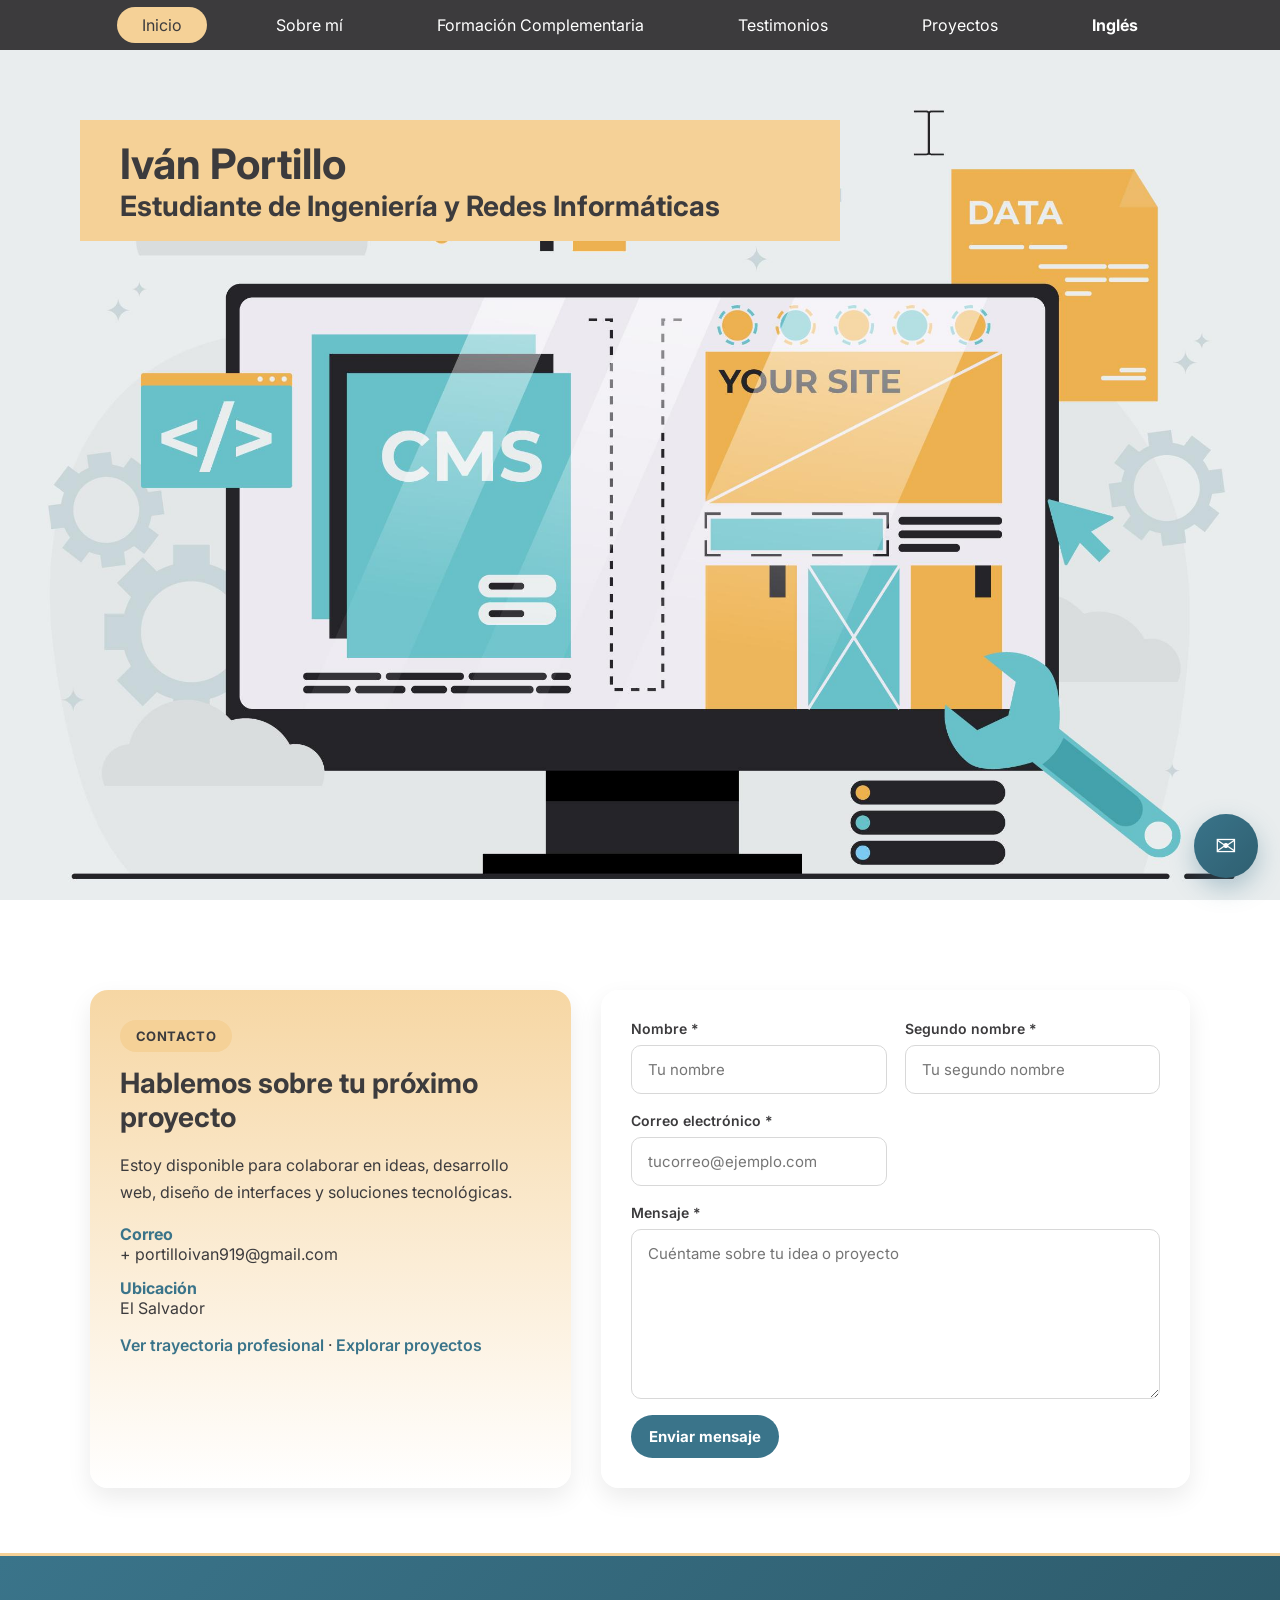
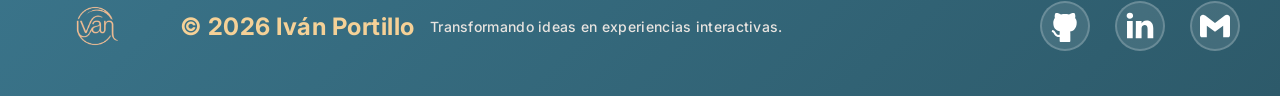
<file: index.html>
<!DOCTYPE html>
<html lang="es">
<head>
<meta charset="UTF-8">
<meta name="viewport" content="width=device-width, initial-scale=1.0">
<meta name="description" content="Portafolio profesional de Iván Portillo, estudiante de Ingeniería y Redes Informáticas especializado en desarrollo web, diseño de interfaces y programación.">
<meta name="keywords" content="Iván Portillo, portafolio profesional, desarrollo web, programación, frontend, diseño de interfaces, redes informáticas, tecnología">
<meta name="author" content="Iván Portillo">

<title>Iván Portillo | Portafolio Profesional</title>

<link href="https://fonts.googleapis.com/css2?family=Inter:wght@300;400;600;700&display=swap" rel="stylesheet">

<link rel="stylesheet" href="estilos/estilos.css">
</head>

<body class="homepage">

<header class="navegacion">

<nav class="menu">

<a href="index.html" class="activo">Inicio</a>
<a href="sobre-mi.html">Sobre mí</a>
<a href="formacion.html">Formación Complementaria</a>
<a href="testimonios.html">Testimonios</a>
<a href="proyectos.html">Proyectos</a>
<a href="index-en.html" class="lang-toggle" style="margin-left: 20px; font-weight: bold;">Inglés</a>

</nav>

</header>


<section id="inicio" class="seccion_inicio">

<div class="contenedor_inicio">

    <img src="imag/profile.png" alt="Foto de perfil de Iván Portillo" style="position: absolute; top: 20px; right: 20px; width: 80px; height: 80px; border-radius: 50%;">

    <div class="nombre">
    <h1>Iván Portillo</h1>
    <p>Estudiante de Ingeniería y Redes Informáticas</p>
    </div>

    <img src="imag/4849356.jpg" class="imagen_inicio" alt="Ilustración de tecnología relacionada con el desarrollo web">

</div>

</section>

<section id="contacto" class="seccion_contacto">
    <div class="contenedor_contacto">
        <div class="info_contacto">
            <span class="etiqueta_bloque">CONTACTO</span>
            <h3>Hablemos sobre tu próximo proyecto</h3>
            <p>Estoy disponible para colaborar en ideas, desarrollo web, diseño de interfaces y soluciones tecnológicas.</p>
            <div class="contacto_item">
                <div>
                    <strong>Correo</strong>+
                    <span>portilloivan919@gmail.com</span>
                </div>
            </div>
            <div class="contacto_item">
                <div>
                    <strong>Ubicación</strong>
                    <span>El Salvador</span>
                </div>
            </div>
            <p><a href="sobre-mi.html#trayectoria" style="color:var(--azul); font-weight:600; text-decoration:none;">Ver trayectoria profesional</a> · <a href="proyectos.html" style="color:var(--azul); font-weight:600; text-decoration:none;">Explorar proyectos</a></p>
        </div>

        <div class="formulario_contacto">
            <form id="contact-form" method="POST" action="https://formspree.io/f/mzdqlvqv">
                <div class="grid_formulario">
                    <div class="campo_form">
                        <label for="nombre">Nombre *</label>
                        <input type="text" id="nombre" name="nombre" placeholder="Tu nombre" required>
                    </div>
                    <div class="campo_form">
                        <label for="segundo_nombre">Segundo nombre *</label>
                        <input type="text" id="segundo_nombre" name="segundo_nombre" placeholder="Tu segundo nombre" required>
                    </div>
                    <div class="campo_form">
                        <label for="email">Correo electrónico *</label>
                        <input type="email" id="email" name="email" placeholder="tucorreo@ejemplo.com" required>
                    </div>
                </div>
                <div class="campo_form" style="margin-top:18px;">
                    <label for="mensaje">Mensaje *</label>
                    <textarea id="mensaje" name="mensaje" placeholder="Cuéntame sobre tu idea o proyecto" required></textarea>
                </div>
                <button type="submit" class="btn-enviar">Enviar mensaje</button>
                <p id="form-message" class="mensaje-form" aria-live="polite"></p>
            </form>
        </div>
    </div>
</section>

<footer class="footer_pagina">

<div class="footer_contenedor">
    <div class="footer_info">
        <img src="imag/profile.png" alt="Profile" style="height: 60px; width: auto; border-radius: 50%; margin-right: 15px; vertical-align: middle;">
        <h3 class="footer_nombre">© 2026 Iván Portillo</h3>
        <p class="footer_slogan">Transformando ideas en experiencias interactivas.</p>
    </div>

    <div class="footer_enlaces">
        <a id="btn-github" class="btn-red-social" href="https://github.com/Ivan-Jr" title="GitHub">
            <svg width="32px" height="32px" viewBox="0 0 15 15" fill="currentColor" xmlns="http://www.w3.org/2000/svg">
            <path d="M9.35762 2.14496C8.13548 1.86102 6.86444 1.86102 5.6423 2.14497C4.93642 1.71169 4.39704 1.51286 4.00502 1.42909C3.79189 1.38354 3.62296 1.37216 3.4959 1.37556C3.43249 1.37725 3.38001 1.38261 3.33821 1.38905C3.31733 1.39226 3.29919 1.39573 3.28375 1.39911C3.27603 1.4008 3.26899 1.40247 3.26264 1.40408L3.25362 1.40643L3.2495 1.40756L3.24753 1.40811L3.24563 1.40865C3.24562 1.40865 3.24563 1.40864 3.24563 1.40865C3.2452 1.40884 3.24731 1.41452 3.38299 1.88895L3.24563 1.40865C3.1036 1.44926 2.9868 1.55061 2.92657 1.68549C2.75841 2.06202 2.66657 2.46816 2.65635 2.88041C2.64875 3.18677 2.68634 3.49199 2.76743 3.78633C2.55433 4.04445 2.3807 4.33349 2.25276 4.64407C2.08484 5.05173 1.99894 5.4885 1.99998 5.92939C2.00011 7.48194 2.45815 8.52582 3.23873 9.19657C3.78563 9.66653 4.45048 9.91658 5.11619 10.0598C5.00626 10.3652 4.97773 10.6883 4.99998 11.0176V11.6158C4.59263 11.7015 4.31135 11.6744 4.11082 11.6082C3.85884 11.525 3.66566 11.3578 3.48139 11.1175C3.38806 10.9959 3.30208 10.8623 3.21179 10.7161L3.15448 10.6228C3.08377 10.5073 3.00746 10.3828 2.93045 10.2692C2.73964 9.9878 2.45813 9.63616 2.00195 9.51639L1.51834 9.38942L1.2644 10.3566L1.74801 10.4836C1.82746 10.5045 1.93204 10.5786 2.10279 10.8304C2.16553 10.9229 2.22538 11.0206 2.29372 11.1321C2.31518 11.1671 2.33753 11.2036 2.36102 11.2417C2.45488 11.3936 2.56253 11.5627 2.68796 11.7262C2.94119 12.0563 3.28597 12.389 3.79742 12.5578C4.14883 12.6738 4.54603 12.7016 4.99998 12.6319V14.5C4.99998 14.7761 5.22384 15 5.49998 15H9.49998C9.77613 15 9.99998 14.7761 9.99998 14.5V10.9375C9.99998 10.6217 9.98623 10.333 9.89735 10.0636C10.5597 9.92381 11.2193 9.67353 11.7626 9.20319C12.5429 8.52773 13 7.47445 13 5.9125L13 5.91089C12.9975 5.13212 12.7242 4.38197 12.2325 3.78635C12.3136 3.492 12.3512 3.18678 12.3436 2.88041C12.3334 2.46816 12.2416 2.06202 12.0734 1.68549C12.0131 1.55057 11.8963 1.44921 11.7542 1.40861L11.6169 1.88937C11.7542 1.40861 11.7528 1.40821 11.7523 1.40807L11.7504 1.40752L11.7462 1.4064L11.7372 1.40405C11.7309 1.40245 11.7238 1.40078 11.7161 1.39909C11.7007 1.39571 11.6826 1.39225 11.6617 1.38904C11.6199 1.38261 11.5674 1.37725 11.504 1.37556C11.3769 1.37216 11.2079 1.38354 10.9947 1.42908C10.6026 1.51286 10.0633 1.71168 9.35762 2.14496Z"/>
            </svg>
        </a>

        <a id="btn-linkedin" class="btn-red-social" href="https://www.linkedin.com/in/iván-portillo-8489853b6?utm_source=share_via&utm_content=profile&utm_medium=member_android" title="LinkedIn">
            <svg fill="currentColor" width="32px" height="32px" viewBox="-2 -2 24 24" xmlns="http://www.w3.org/2000/svg" preserveAspectRatio="xMinYMin" class="jam jam-linkedin"><path d='M19.959 11.719v7.379h-4.278v-6.885c0-1.73-.619-2.91-2.167-2.91-1.182 0-1.886.796-2.195 1.565-.113.275-.142.658-.142 1.043v7.187h-4.28s.058-11.66 0-12.869h4.28v1.824l-.028.042h.028v-.042c.568-.875 1.583-2.126 3.856-2.126 2.815 0 4.926 1.84 4.926 5.792zM2.421.026C.958.026 0 .986 0 2.249c0 1.235.93 2.224 2.365 2.224h.028c1.493 0 2.42-.989 2.42-2.224C4.787.986 3.887.026 2.422.026zM.254 19.098h4.278V6.229H.254v12.869z' /></svg>
        </a>

        <a id="btn-correo" class="btn-red-social" href="mailto:portilloivan919@gmail.com" title="Email">
            <svg fill="currentColor" width="32px" height="32px" viewBox="0 0 32 32" version="1.1" xmlns="http://www.w3.org/2000/svg">
            <title>gmail</title>
            <path d="M30.996 7.824v17.381c0 0 0 0 0 0.001 0 1.129-0.915 2.044-2.044 2.044-0 0-0 0-0.001 0h-4.772v-11.587l-8.179 6.136-8.179-6.136v11.588h-4.772c0 0 0 0-0 0-1.129 0-2.044-0.915-2.044-2.044 0-0 0-0.001 0-0.001v0-17.381c0-0 0-0.001 0-0.001 0-1.694 1.373-3.067 3.067-3.067 0.694 0 1.334 0.231 1.848 0.619l-0.008-0.006 10.088 7.567 10.088-7.567c0.506-0.383 1.146-0.613 1.84-0.613 1.694 0 3.067 1.373 3.067 3.067v0z"></path>
            </svg>
        </a>
    </div>
</div>

</footer>

<script src="scripts.js"></script>

</body>
</html>
</file>
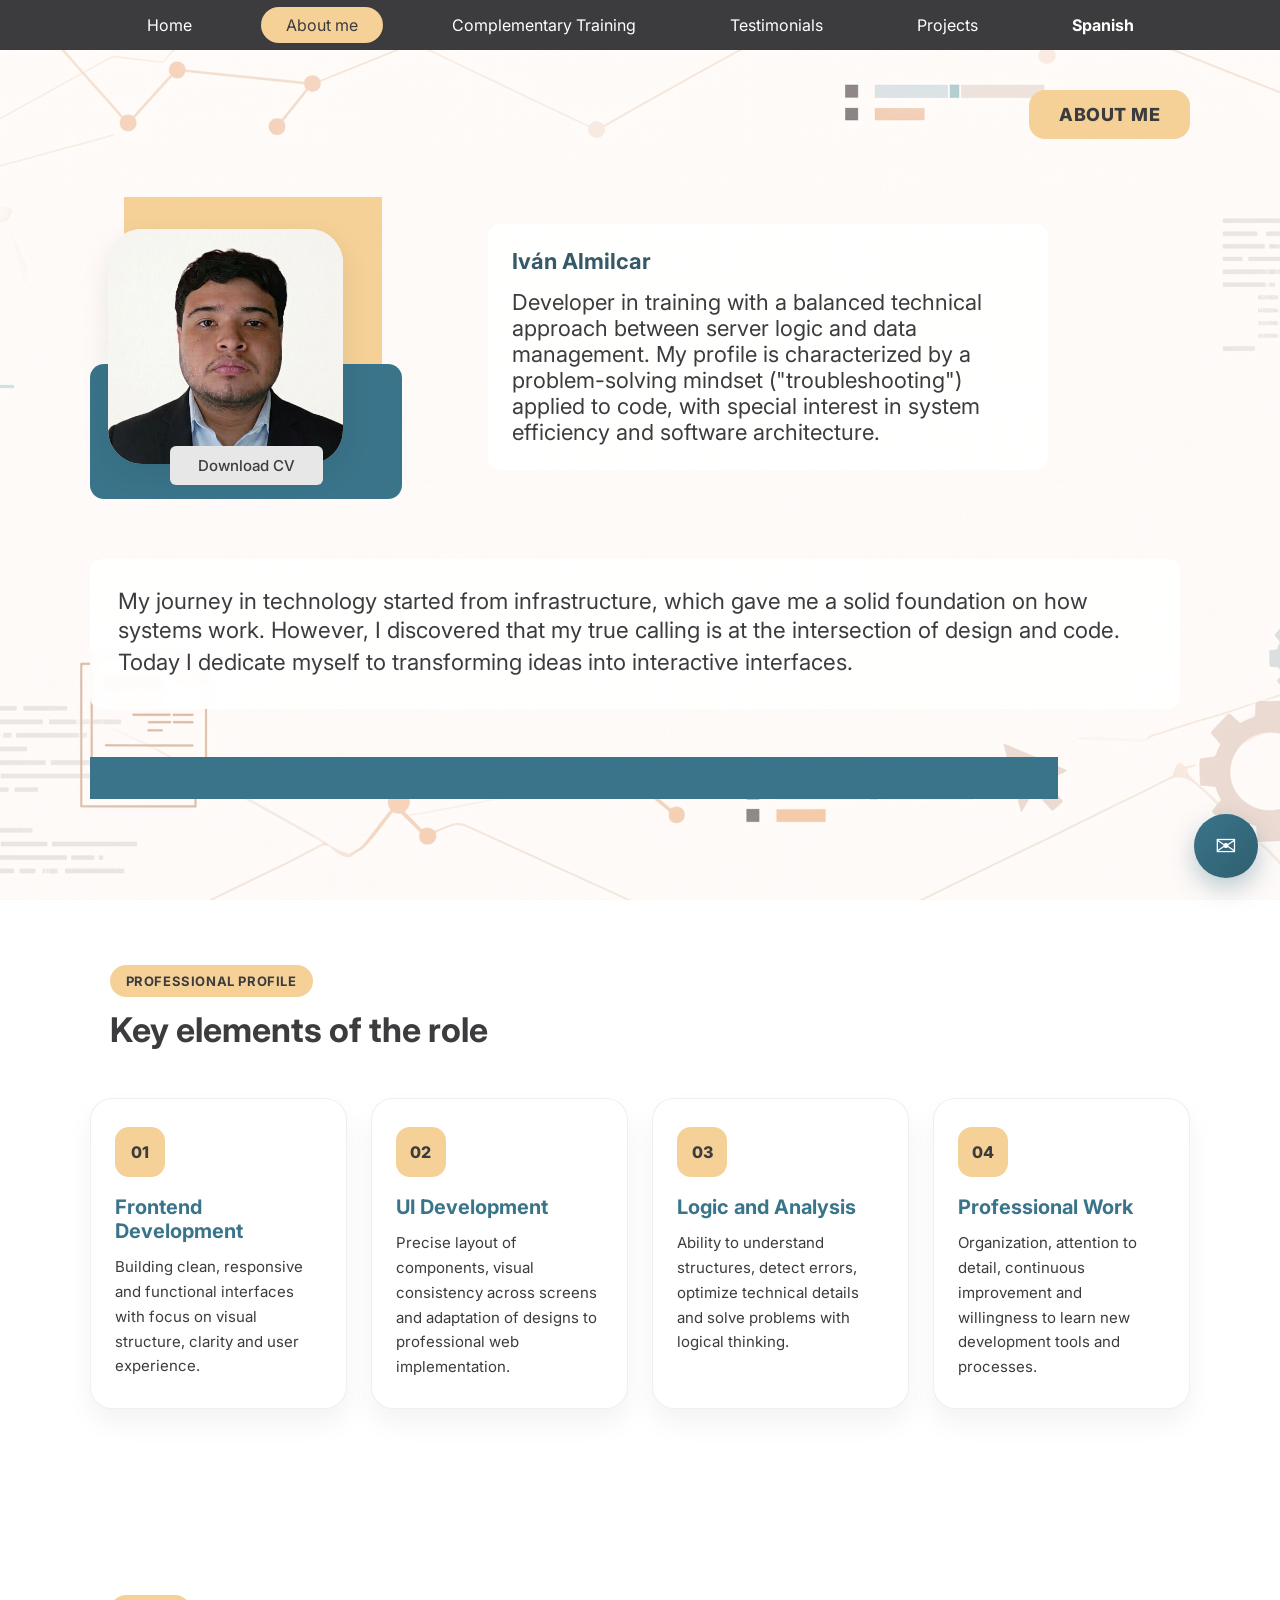
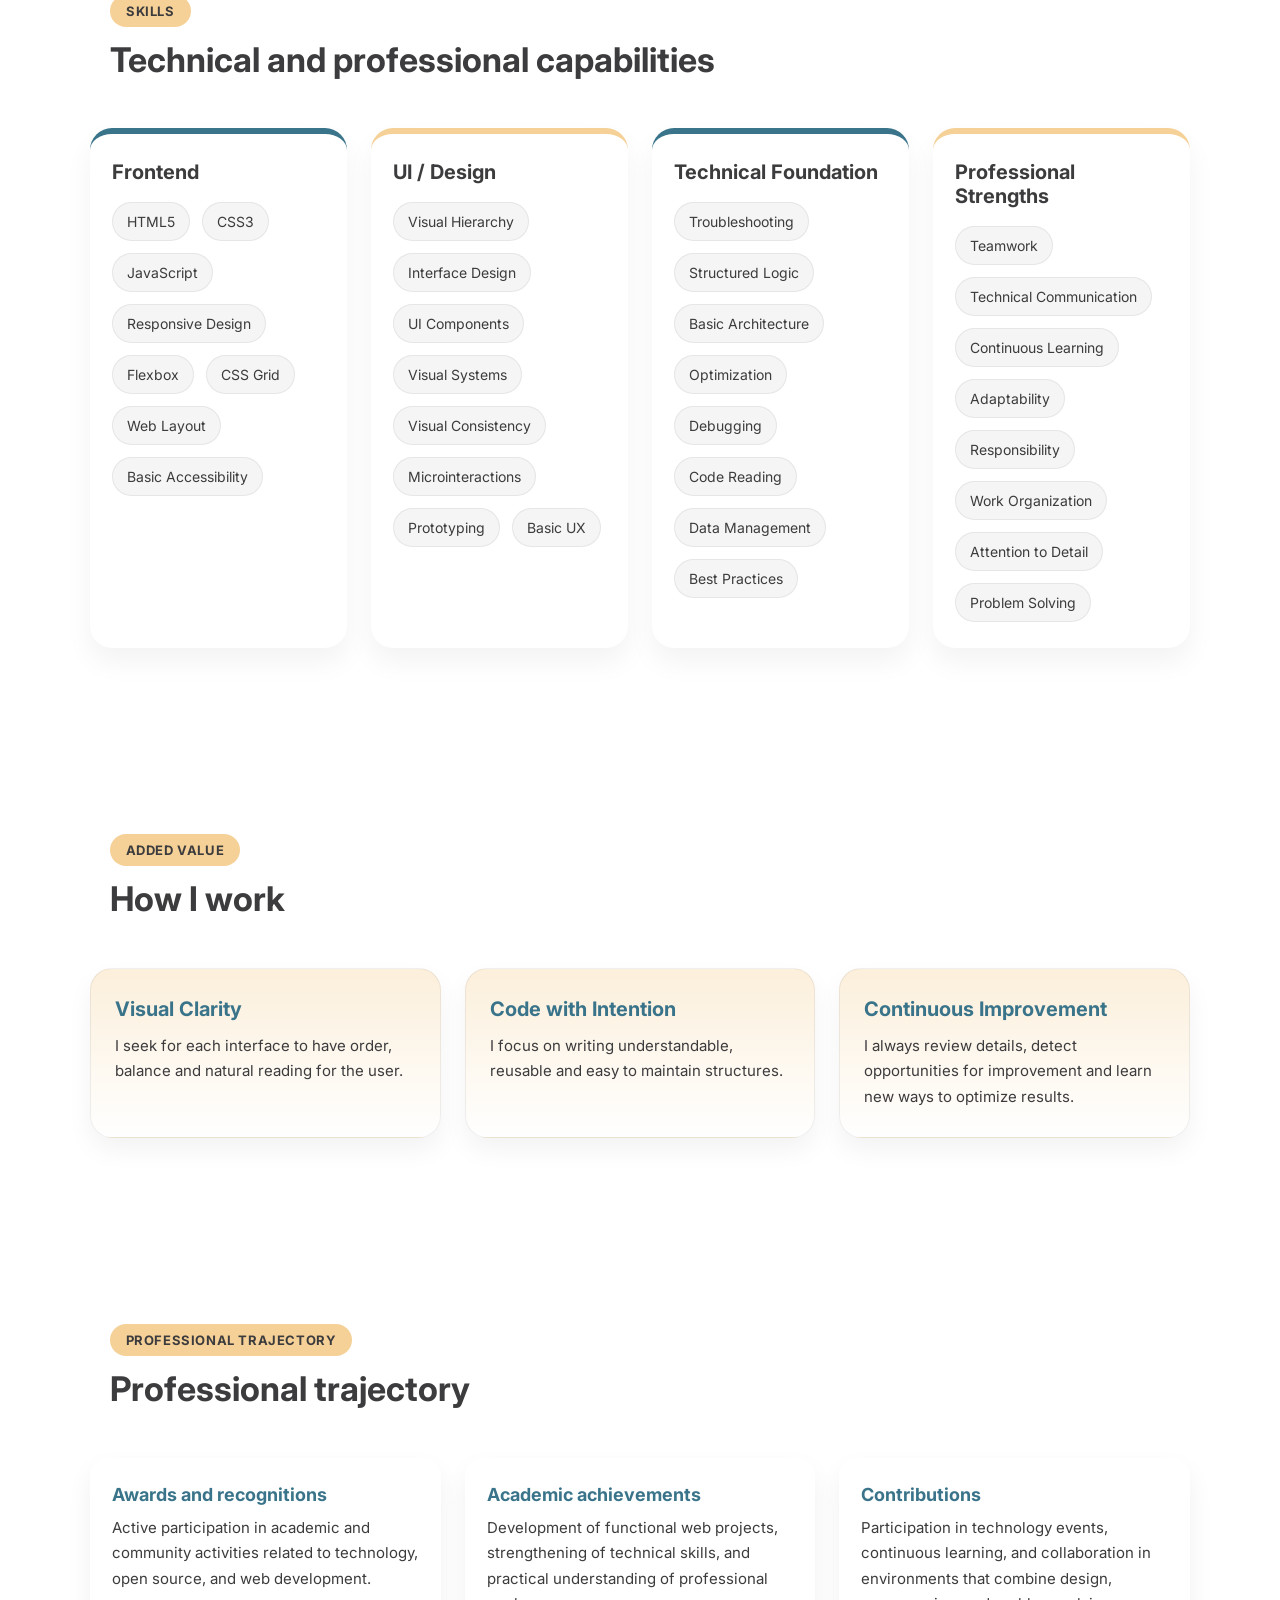
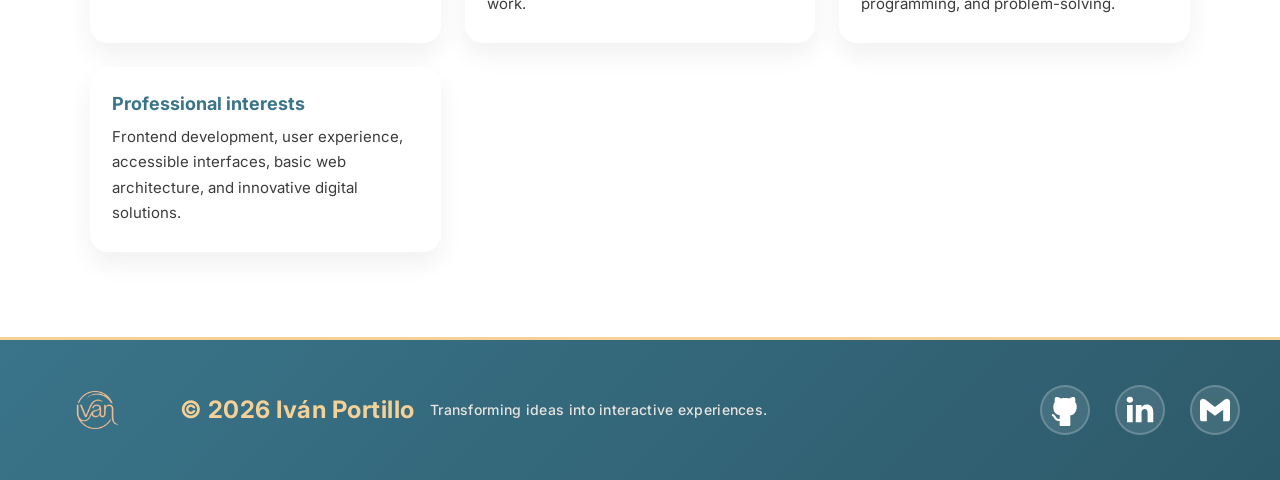
<file: about-me.html>
<!DOCTYPE html>
<html lang="en">
<head>
<meta charset="UTF-8">
<meta name="viewport" content="width=device-width, initial-scale=1.0">

<title>About Me - Portfolio</title>

<link href="https://fonts.googleapis.com/css2?family=Inter:wght@300;400;600;700&display=swap" rel="stylesheet">

<link rel="stylesheet" href="estilos/estilos.css">
</head>

<body>
<main>
<header class="navegacion">

<nav class="menu">

<a href="index-en.html">Home</a>
<a href="about-me.html" class="activo">About me</a>
<a href="training.html">Complementary Training</a>
<a href="testimonials.html">Testimonials</a>
<a href="projects.html">Projects</a>
<a href="sobre-mi.html" class="lang-toggle" style="margin-left: 20px; font-weight: bold;">Spanish</a>

</nav>

</header>


<section class="seccion_sobremi">

    <div class="titulo_superior_sobre">
        <h2 class="titulo_seccion">ABOUT ME</h2>
    </div>

    <div class="sobre_principal">

        <div class="sobre_visual">
            <div class="bloque_amarillo"></div>
            <div class="bloque_azul"></div>

            <div class="marco_foto">
                <img src="imag/foto-profesional.jpg" alt="Iván's Professional Photo">
            </div>

            <a class="btn-descargar-cv" href="file:///C:/Users/porti/Downloads/cv-Ivan-ovando-portillo.pdf" target="_blank" rel="noopener noreferrer">
                Download CV
            </a>
        </div>

        <div class="sobre_texto">
            <h3>Iván Almilcar</h3>

            <p>
                Developer in training with a balanced technical approach between
                server logic and data management. My profile is characterized by a
                problem-solving mindset ("troubleshooting") applied to code, with
                special interest in system efficiency and software architecture.
            </p>
        </div>

    </div>

    <div class="sobre_texto_inferior">
        <p>
            My journey in technology started from infrastructure, which gave me a
            solid foundation on how systems work. However, I discovered that my true
            calling is at the intersection of design and code.
        </p>

        <p>
            Today I dedicate myself to transforming ideas into interactive interfaces.
        </p>
    </div>

    <div class="franja_sobre"></div>

</section>


<section class="seccion_rol">

    <div class="encabezado_bloque">
        <span class="etiqueta_bloque">PROFESSIONAL PROFILE</span>
        <h2>Key elements of the role</h2>
    </div>

    <div class="grid_rol">

        <article class="card_rol">
            <span class="numero_rol">01</span>
            <h3>Frontend Development</h3>
            <p>
                Building clean, responsive and functional interfaces with focus
                on visual structure, clarity and user experience.
            </p>
        </article>

        <article class="card_rol">
            <span class="numero_rol">02</span>
            <h3>UI Development</h3>
            <p>
                Precise layout of components, visual consistency across screens and
                adaptation of designs to professional web implementation.
            </p>
        </article>

        <article class="card_rol">
            <span class="numero_rol">03</span>
            <h3>Logic and Analysis</h3>
            <p>
                Ability to understand structures, detect errors, optimize technical
                details and solve problems with logical thinking.
            </p>
        </article>

        <article class="card_rol">
            <span class="numero_rol">04</span>
            <h3>Professional Work</h3>
            <p>
                Organization, attention to detail, continuous improvement and willingness
                to learn new development tools and processes.
            </p>
        </article>

    </div>

</section>


<section class="seccion_habilidades" id="habilidades">

    <div class="encabezado_bloque">
        <span class="etiqueta_bloque">SKILLS</span>
        <h2>Technical and professional capabilities</h2>
    </div>

    <div class="grid_habilidades">

        <article class="card_habilidad">
            <h3>Frontend</h3>
            <ul class="lista_tags">
                <li>HTML5</li>
                <li>CSS3</li>
                <li>JavaScript</li>
                <li>Responsive Design</li>
                <li>Flexbox</li>
                <li>CSS Grid</li>
                <li>Web Layout</li>
                <li>Basic Accessibility</li>
            </ul>
        </article>

        <article class="card_habilidad">
            <h3>UI / Design</h3>
            <ul class="lista_tags">
                <li>Visual Hierarchy</li>
                <li>Interface Design</li>
                <li>UI Components</li>
                <li>Visual Systems</li>
                <li>Visual Consistency</li>
                <li>Microinteractions</li>
                <li>Prototyping</li>
                <li>Basic UX</li>
            </ul>
        </article>

        <article class="card_habilidad">
            <h3>Technical Foundation</h3>
            <ul class="lista_tags">
                <li>Troubleshooting</li>
                <li>Structured Logic</li>
                <li>Basic Architecture</li>
                <li>Optimization</li>
                <li>Debugging</li>
                <li>Code Reading</li>
                <li>Data Management</li>
                <li>Best Practices</li>
            </ul>
        </article>

        <article class="card_habilidad">
            <h3>Professional Strengths</h3>
            <ul class="lista_tags">
                <li>Teamwork</li>
                <li>Technical Communication</li>
                <li>Continuous Learning</li>
                <li>Adaptability</li>
                <li>Responsibility</li>
                <li>Work Organization</li>
                <li>Attention to Detail</li>
                <li>Problem Solving</li>
            </ul>
        </article>

    </div>

</section>


<section class="seccion_valor">

    <div class="encabezado_bloque">
        <span class="etiqueta_bloque">ADDED VALUE</span>
        <h2>How I work</h2>
    </div>

    <div class="grid_valor">

        <article class="card_valor">
            <h3>Visual Clarity</h3>
            <p>
                I seek for each interface to have order, balance and natural
                reading for the user.
            </p>
        </article>

        <article class="card_valor">
            <h3>Code with Intention</h3>
            <p>
                I focus on writing understandable, reusable and easy to
                maintain structures.
            </p>
        </article>

        <article class="card_valor">
            <h3>Continuous Improvement</h3>
            <p>
                I always review details, detect opportunities for improvement and learn new
                ways to optimize results.
            </p>
        </article>

    </div>

</section>

<section id="trayectoria" class="seccion_trayectoria">

    <div class="encabezado_bloque">
        <span class="etiqueta_bloque">PROFESSIONAL TRAJECTORY</span>
        <h2>Professional trajectory</h2>
    </div>

    <div class="grid_trayectoria">
        <article class="card_trayectoria">
            <h3>Awards and recognitions</h3>
            <p>Active participation in academic and community activities related to technology, open source, and web development.</p>
        </article>
        <article class="card_trayectoria">
            <h3>Academic achievements</h3>
            <p>Development of functional web projects, strengthening of technical skills, and practical understanding of professional work.</p>
        </article>
        <article class="card_trayectoria">
            <h3>Contributions</h3>
            <p>Participation in technology events, continuous learning, and collaboration in environments that combine design, programming, and problem-solving.</p>
        </article>
        <article class="card_trayectoria">
            <h3>Professional interests</h3>
            <p>Frontend development, user experience, accessible interfaces, basic web architecture, and innovative digital solutions.</p>
        </article>
    </div>

</section>

<footer class="footer_pagina">

<div class="footer_contenedor">
    <div class="footer_info">
        <img src="imag/profile.png" alt="Profile" style="height: 60px; width: auto; border-radius: 50%; margin-right: 15px; vertical-align: middle;">
        <h3 class="footer_nombre">© 2026 Iván Portillo</h3>
        <p class="footer_slogan">Transforming ideas into interactive experiences.</p>
    </div>

    <div class="footer_enlaces">
        <a id="btn-github" class="btn-red-social" href="https://github.com/Ivan-Jr" title="GitHub">
            <svg width="32px" height="32px" viewBox="0 0 15 15" fill="currentColor" xmlns="http://www.w3.org/2000/svg">
            <path d="M9.35762 2.14496C8.13548 1.86102 6.86444 1.86102 5.6423 2.14497C4.93642 1.71169 4.39704 1.51286 4.00502 1.42909C3.79189 1.38354 3.62296 1.37216 3.4959 1.37556C3.43249 1.37725 3.38001 1.38261 3.33821 1.38905C3.31733 1.39226 3.29919 1.39573 3.28375 1.39911C3.27603 1.4008 3.26899 1.40247 3.26264 1.40408L3.25362 1.40643L3.2495 1.40756L3.24753 1.40811L3.24563 1.40865C3.24562 1.40865 3.24563 1.40864 3.24563 1.40865C3.2452 1.40884 3.24731 1.41452 3.38299 1.88895L3.24563 1.40865C3.1036 1.44926 2.9868 1.55061 2.92657 1.68549C2.75841 2.06202 2.66657 2.46816 2.65635 2.88041C2.64875 3.18677 2.68634 3.49199 2.76743 3.78633C2.55433 4.04445 2.3807 4.33349 2.25276 4.64407C2.08484 5.05173 1.99894 5.4885 1.99998 5.92939C2.00011 7.48194 2.45815 8.52582 3.23873 9.19657C3.78563 9.66653 4.45048 9.91658 5.11619 10.0598C5.00626 10.3652 4.97773 10.6883 4.99998 11.0176V11.6158C4.59263 11.7015 4.31135 11.6744 4.11082 11.6082C3.85884 11.525 3.66566 11.3578 3.48139 11.1175C3.38806 10.9959 3.30208 10.8623 3.21179 10.7161L3.15448 10.6228C3.08377 10.5073 3.00746 10.3828 2.93045 10.2692C2.73964 9.9878 2.45813 9.63616 2.00195 9.51639L1.51834 9.38942L1.2644 10.3566L1.74801 10.4836C1.82746 10.5045 1.93204 10.5786 2.10279 10.8304C2.16553 10.9229 2.22538 11.0206 2.29372 11.1321C2.31518 11.1671 2.33753 11.2036 2.36102 11.2417C2.45488 11.3936 2.56253 11.5627 2.68796 11.7262C2.94119 12.0563 3.28597 12.389 3.79742 12.5578C4.14883 12.6738 4.54603 12.7016 4.99998 12.6319V14.5C4.99998 14.7761 5.22384 15 5.49998 15H9.49998C9.77613 15 9.99998 14.7761 9.99998 14.5V10.9375C9.99998 10.6217 9.98623 10.333 9.89735 10.0636C10.5597 9.92381 11.2193 9.67353 11.7626 9.20319C12.5429 8.52773 13 7.47445 13 5.9125L13 5.91089C12.9975 5.13212 12.7242 4.38197 12.2325 3.78635C12.3136 3.492 12.3512 3.18678 12.3436 2.88041C12.3334 2.46816 12.2416 2.06202 12.0734 1.68549C12.0131 1.55057 11.8963 1.44921 11.7542 1.40861L11.6169 1.88937C11.7542 1.40861 11.7528 1.40821 11.7523 1.40807L11.7504 1.40752L11.7462 1.4064L11.7372 1.40405C11.7309 1.40245 11.7238 1.40078 11.7161 1.39909C11.7007 1.39571 11.6826 1.39225 11.6617 1.38904C11.6199 1.38261 11.5674 1.37725 11.504 1.37556C11.3769 1.37216 11.2079 1.38354 10.9947 1.42908C10.6026 1.51286 10.0633 1.71168 9.35762 2.14496Z"/>
            </svg>
        </a>

        <a id="btn-linkedin" class="btn-red-social" href="https://www.linkedin.com/in/iván-portillo-8489853b6?utm_source=share_via&utm_content=profile&utm_medium=member_android" title="LinkedIn">
            <svg fill="currentColor" width="32px" height="32px" viewBox="-2 -2 24 24" xmlns="http://www.w3.org/2000/svg" preserveAspectRatio="xMinYMin" class="jam jam-linkedin"><path d='M19.959 11.719v7.379h-4.278v-6.885c0-1.73-.619-2.91-2.167-2.91-1.182 0-1.886.796-2.195 1.565-.113.275-.142.658-.142 1.043v7.187h-4.28s.058-11.66 0-12.869h4.28v1.824l-.028.042h.028v-.042c.568-.875 1.583-2.126 3.856-2.126 2.815 0 4.926 1.84 4.926 5.792zM2.421.026C.958.026 0 .986 0 2.249c0 1.235.93 2.224 2.365 2.224h.028c1.493 0 2.42-.989 2.42-2.224C4.787.986 3.887.026 2.422.026zM.254 19.098h4.278V6.229H.254v12.869z' /></svg>
        </a>

        <a id="btn-correo" class="btn-red-social" href="mailto:portilloivan919@gmail.com" title="Email">
            <svg fill="currentColor" width="32px" height="32px" viewBox="0 0 32 32" version="1.1" xmlns="http://www.w3.org/2000/svg">
            <title>gmail</title>
            <path d="M30.996 7.824v17.381c0 0 0 0 0 0.001 0 1.129-0.915 2.044-2.044 2.044-0 0-0 0-0.001 0h-4.772v-11.587l-8.179 6.136-8.179-6.136v11.588h-4.772c0 0 0 0-0 0-1.129 0-2.044-0.915-2.044-2.044 0-0 0-0.001 0-0.001v0-17.381c0-0 0-0.001 0-0.001 0-1.694 1.373-3.067 3.067-3.067 0.694 0 1.334 0.231 1.848 0.619l-0.008-0.006 10.088 7.567 10.088-7.567c0.506-0.383 1.146-0.613 1.84-0.613 1.694 0 3.067 1.373 3.067 3.067v0z"></path>
            </svg>
        </a>
    </div>
</div>

</footer>
</main>

<script src="scripts.js"></script>

</body>
</html>
</file>
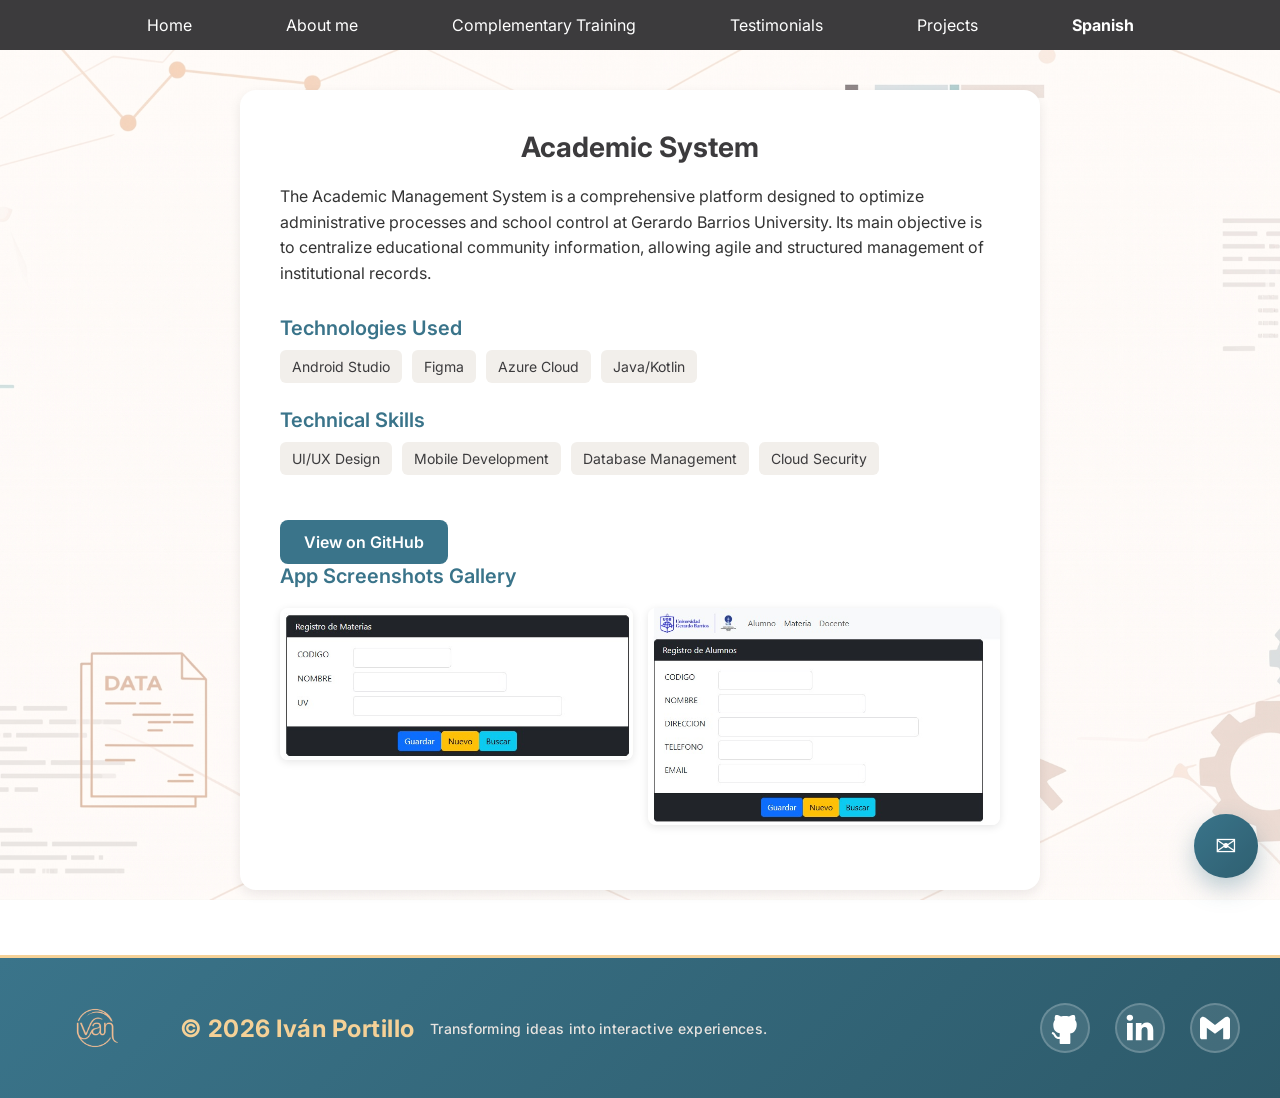
<file: academic-system-en.html>
<!DOCTYPE html>
<html lang="en">
<head>
<meta charset="UTF-8">
<meta name="viewport" content="width=device-width, initial-scale=1.0">

<title>Academic System - Portfolio</title>

<link href="https://fonts.googleapis.com/css2?family=Inter:wght@300;400;600;700&display=swap" rel="stylesheet">

<link rel="stylesheet" href="estilos/estilos.css">
<style>
    .seccion_proyecto_detalle{
        background:transparent;
        padding:90px 7% 65px;
        position:relative;
        overflow:hidden;
    }

    .proyecto_detalle_contenido{
        max-width: 800px;
        margin: 0 auto;
        background: white;
        padding: 40px;
        border-radius: 16px;
        box-shadow: 0 4px 12px rgba(0,0,0,0.08);
    }

    .proyecto_titulo_detalle{
        font-size: 28px;
        font-weight: 700;
        color: var(--negro);
        margin-bottom: 20px;
        text-align: center;
    }

    .proyecto_resumen{
        font-size: 16px;
        line-height: 1.6;
        color: #333;
        margin-bottom: 30px;
    }

    .proyecto_seccion{
        margin-bottom: 25px;
    }

    .proyecto_seccion_titulo{
        font-size: 20px;
        font-weight: 600;
        color: var(--azul);
        margin-bottom: 10px;
    }

    .proyecto_lista{
        display: flex;
        flex-wrap: wrap;
        gap: 10px;
    }

    .proyecto_item{
        background: var(--gris-suave);
        padding: 8px 12px;
        border-radius: 6px;
        font-size: 14px;
        color: var(--negro);
    }

    .proyecto_github{
        display: inline-block;
        background: var(--azul);
        color: white;
        padding: 12px 24px;
        border-radius: 8px;
        text-decoration: none;
        font-weight: 600;
        transition: all 0.3s ease;
        margin-top: 20px;
    }

    .proyecto_github:hover{
        background: var(--amarillo);
        color: var(--negro);
    }
</style>
</head>

<body>

<header class="navegacion">

<nav class="menu">

<a href="index-en.html">Home</a>
<a href="about-me.html">About me</a>
<a href="training.html">Complementary Training</a>
<a href="testimonials.html">Testimonials</a>
<a href="projects.html">Projects</a>
<a href="sistema-academico.html" class="lang-toggle" style="margin-left: 20px; font-weight: bold;">Spanish</a>

</nav>

</header>


<section class="seccion_proyecto_detalle">

    <div class="proyecto_detalle_contenido">

        <h1 class="proyecto_titulo_detalle">Academic System</h1>

        <p class="proyecto_resumen">
            The Academic Management System is a comprehensive platform designed to optimize administrative processes and school control at Gerardo Barrios University. Its main objective is to centralize educational community information, allowing agile and structured management of institutional records.
        </p>

        <div class="proyecto_seccion">
            <h3 class="proyecto_seccion_titulo">Technologies Used</h3>
            <div class="proyecto_lista">
                <span class="proyecto_item">Android Studio</span>
                <span class="proyecto_item">Figma</span>
                <span class="proyecto_item">Azure Cloud</span>
                <span class="proyecto_item">Java/Kotlin</span>
            </div>
        </div>

        <div class="proyecto_seccion">
            <h3 class="proyecto_seccion_titulo">Technical Skills</h3>
            <div class="proyecto_lista">
                <span class="proyecto_item">UI/UX Design</span>
                <span class="proyecto_item">Mobile Development</span>
                <span class="proyecto_item">Database Management</span>
                <span class="proyecto_item">Cloud Security</span>
            </div>
        </div>

        <a href="https://github.com/Ivan-Jr/PrograIV_semi_2025" class="proyecto_github" target="_blank">View on GitHub</a>

        <div class="proyecto_seccion">
            <h3 class="proyecto_seccion_titulo">App Screenshots Gallery</h3>
            <div class="galeria_imagenes" style="display: grid; grid-template-columns: repeat(auto-fit, minmax(200px, 1fr)); gap: 15px; margin-top: 20px;">
                <img src="imag/sistema1.jpeg" alt="Screenshot 1" style="width: 100%; height: auto; border-radius: 8px; box-shadow: 0 2px 8px rgba(0,0,0,0.1);">
                <img src="imag/sistema2.jpeg" alt="Screenshot 2" style="width: 100%; height: auto; border-radius: 8px; box-shadow: 0 2px 8px rgba(0,0,0,0.1);">
            </div>
        </div>

    </div>

</section>

<footer class="footer_pagina">

<div class="footer_contenedor">
    <div class="footer_info">
        <img src="imag/profile.png" alt="Profile" style="height: 60px; width: auto; border-radius: 50%; margin-right: 15px; vertical-align: middle;">
        <h3 class="footer_nombre">© 2026 Iván Portillo</h3>
        <p class="footer_slogan">Transforming ideas into interactive experiences.</p>
    </div>

    <div class="footer_enlaces">
        <a id="btn-github" class="btn-red-social" href="https://github.com/Ivan-Jr" title="GitHub">
            <svg width="32px" height="32px" viewBox="0 0 15 15" fill="currentColor" xmlns="http://www.w3.org/2000/svg">
            <path d="M9.35762 2.14496C8.13548 1.86102 6.86444 1.86102 5.6423 2.14497C4.93642 1.71169 4.39704 1.51286 4.00502 1.42909C3.79189 1.38354 3.62296 1.37216 3.4959 1.37556C3.43249 1.37725 3.38001 1.38261 3.33821 1.38905C3.31733 1.39226 3.29919 1.39573 3.28375 1.39911C3.27603 1.4008 3.26899 1.40247 3.26264 1.40408L3.25362 1.40643L3.2495 1.40756L3.24753 1.40811L3.24563 1.40865C3.24562 1.40865 3.24563 1.40864 3.24563 1.40865C3.2452 1.40884 3.24731 1.41452 3.38299 1.88895L3.24563 1.40865C3.1036 1.44926 2.9868 1.55061 2.92657 1.68549C2.75841 2.06202 2.66657 2.46816 2.65635 2.88041C2.64875 3.18677 2.68634 3.49199 2.76743 3.78633C2.55433 4.04445 2.3807 4.33349 2.25276 4.64407C2.08484 5.05173 1.99894 5.4885 1.99998 5.92939C2.00011 7.48194 2.45815 8.52582 3.23873 9.19657C3.78563 9.66653 4.45048 9.91658 5.11619 10.0598C5.00626 10.3652 4.97773 10.6883 4.99998 11.0176V11.6158C4.59263 11.7015 4.31135 11.6744 4.11082 11.6082C3.85884 11.525 3.66566 11.3578 3.48139 11.1175C3.38806 10.9959 3.30208 10.8623 3.21179 10.7161L3.15448 10.6228C3.08377 10.5073 3.00746 10.3828 2.93045 10.2692C2.73964 9.9878 2.45813 9.63616 2.00195 9.51639L1.51834 9.38942L1.2644 10.3566L1.74801 10.4836C1.82746 10.5045 1.93204 10.5786 2.10279 10.8304C2.16553 10.9229 2.22538 11.0206 2.29372 11.1321C2.31518 11.1671 2.33753 11.2036 2.36102 11.2417C2.45488 11.3936 2.56253 11.5627 2.68796 11.7262C2.94119 12.0563 3.28597 12.389 3.79742 12.5578C4.14883 12.6738 4.54603 12.7016 4.99998 12.6319V14.5C4.99998 14.7761 5.22384 15 5.49998 15H9.49998C9.77613 15 9.99998 14.7761 9.99998 14.5V10.9375C9.99998 10.6217 9.98623 10.333 9.89735 10.0636C10.5597 9.92381 11.2193 9.67353 11.7626 9.20319C12.5429 8.52773 13 7.47445 13 5.9125L13 5.91089C12.9975 5.13212 12.7242 4.38197 12.2325 3.78635C12.3136 3.492 12.3512 3.18678 12.3436 2.88041C12.3334 2.46816 12.2416 2.06202 12.0734 1.68549C12.0131 1.55057 11.8963 1.44921 11.7542 1.40861L11.6169 1.88937C11.7542 1.40861 11.7528 1.40821 11.7523 1.40807L11.7504 1.40752L11.7462 1.4064L11.7372 1.40405C11.7309 1.40245 11.7238 1.40078 11.7161 1.39909C11.7007 1.39571 11.6826 1.39225 11.6617 1.38904C11.6199 1.38261 11.5674 1.37725 11.504 1.37556C11.3769 1.37216 11.2079 1.38354 10.9947 1.42908C10.6026 1.51286 10.0633 1.71168 9.35762 2.14496Z"/>
            </svg>
        </a>

        <a id="btn-linkedin" class="btn-red-social" href="https://www.linkedin.com/in/iván-portillo-8489853b6?utm_source=share_via&utm_content=profile&utm_medium=member_android" title="LinkedIn">
            <svg fill="currentColor" width="32px" height="32px" viewBox="-2 -2 24 24" xmlns="http://www.w3.org/2000/svg" preserveAspectRatio="xMinYMin" class="jam jam-linkedin"><path d='M19.959 11.719v7.379h-4.278v-6.885c0-1.73-.619-2.91-2.167-2.91-1.182 0-1.886.796-2.195 1.565-.113.275-.142.658-.142 1.043v7.187h-4.28s.058-11.66 0-12.869h4.28v1.824l-.028.042h.028v-.042c.568-.875 1.583-2.126 3.856-2.126 2.815 0 4.926 1.84 4.926 5.792zM2.421.026C.958.026 0 .986 0 2.249c0 1.235.93 2.224 2.365 2.224h.028c1.493 0 2.42-.989 2.42-2.224C4.787.986 3.887.026 2.422.026zM.254 19.098h4.278V6.229H.254v12.869z' /></svg>
        </a>

        <a id="btn-correo" class="btn-red-social" href="mailto:portilloivan919@gmail.com" title="Email">
            <svg fill="currentColor" width="32px" height="32px" viewBox="0 0 32 32" version="1.1" xmlns="http://www.w3.org/2000/svg">
            <title>gmail</title>
            <path d="M30.996 7.824v17.381c0 0 0 0 0 0.001 0 1.129-0.915 2.044-2.044 2.044-0 0-0 0-0.001 0h-4.772v-11.587l-8.179 6.136-8.179-6.136v11.588h-4.772c0 0 0 0-0 0-1.129 0-2.044-0.915-2.044-2.044 0-0 0-0.001 0-0.001v0-17.381c0-0 0-0.001 0-0.001 0-1.694 1.373-3.067 3.067-3.067 0.694 0 1.334 0.231 1.848 0.619l-0.008-0.006 10.088 7.567 10.088-7.567c0.506-0.383 1.146-0.613 1.84-0.613 1.694 0 3.067 1.373 3.067 3.067v0z"></path>
            </svg>
        </a>
    </div>
</div>

</footer>

<script src="scripts.js"></script>

</body>
</html>
</file>
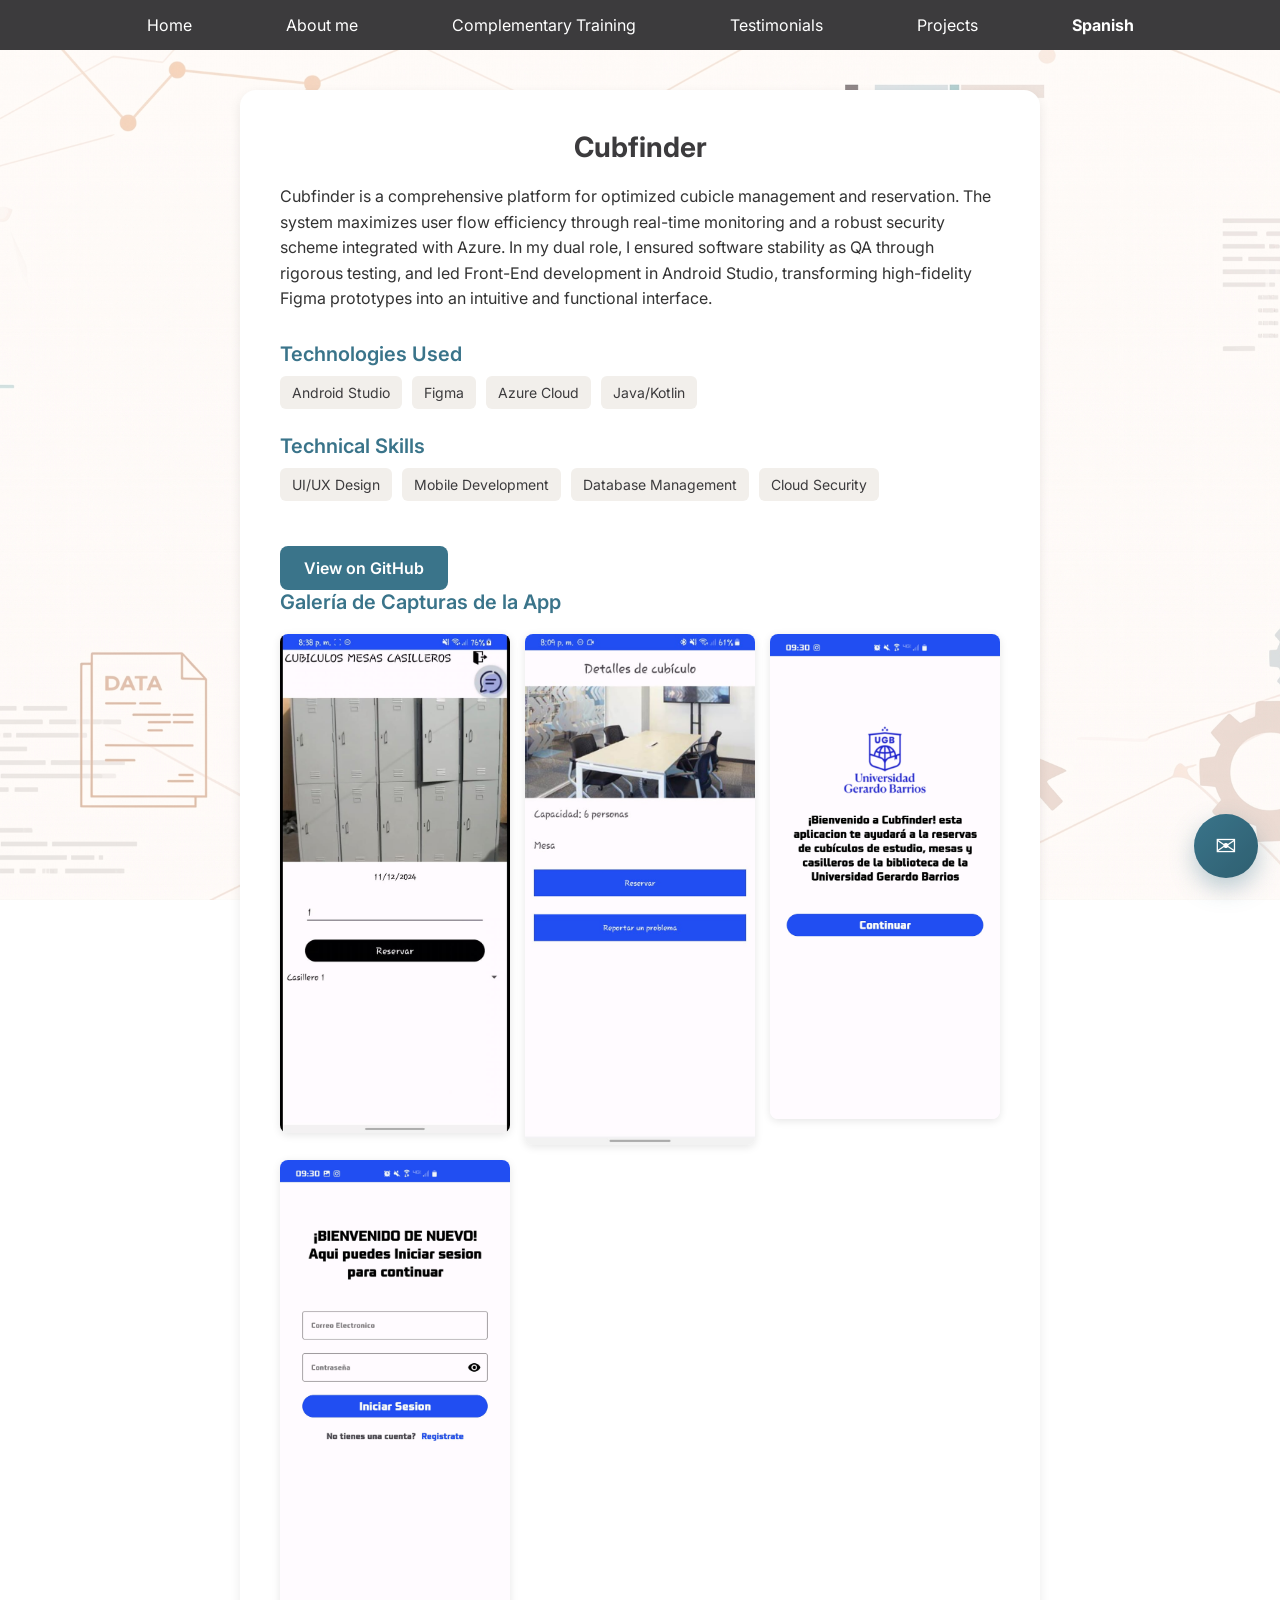
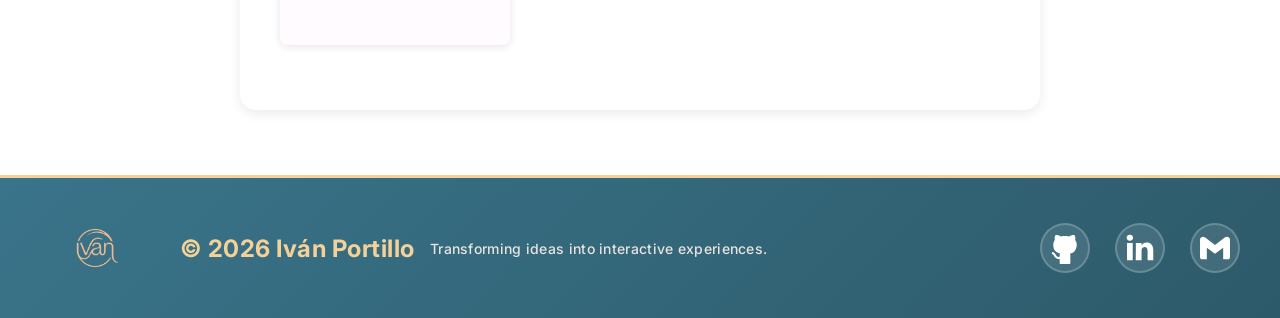
<file: cubfinder-en.html>
<!DOCTYPE html>
<html lang="en">
<head>
<meta charset="UTF-8">
<meta name="viewport" content="width=device-width, initial-scale=1.0">

<title>Cubfinder - Portfolio</title>

<link href="https://fonts.googleapis.com/css2?family=Inter:wght@300;400;600;700&display=swap" rel="stylesheet">

<link rel="stylesheet" href="estilos/estilos.css">
<style>
    .seccion_proyecto_detalle{
        background:transparent;
        padding:90px 7% 65px;
        position:relative;
        overflow:hidden;
    }

    .proyecto_detalle_contenido{
        max-width: 800px;
        margin: 0 auto;
        background: white;
        padding: 40px;
        border-radius: 16px;
        box-shadow: 0 4px 12px rgba(0,0,0,0.08);
    }

    .proyecto_titulo_detalle{
        font-size: 28px;
        font-weight: 700;
        color: var(--negro);
        margin-bottom: 20px;
        text-align: center;
    }

    .proyecto_resumen{
        font-size: 16px;
        line-height: 1.6;
        color: #333;
        margin-bottom: 30px;
    }

    .proyecto_seccion{
        margin-bottom: 25px;
    }

    .proyecto_seccion_titulo{
        font-size: 20px;
        font-weight: 600;
        color: var(--azul);
        margin-bottom: 10px;
    }

    .proyecto_lista{
        display: flex;
        flex-wrap: wrap;
        gap: 10px;
    }

    .proyecto_item{
        background: var(--gris-suave);
        padding: 8px 12px;
        border-radius: 6px;
        font-size: 14px;
        color: var(--negro);
    }

    .proyecto_github{
        display: inline-block;
        background: var(--azul);
        color: white;
        padding: 12px 24px;
        border-radius: 8px;
        text-decoration: none;
        font-weight: 600;
        transition: all 0.3s ease;
        margin-top: 20px;
    }

    .proyecto_github:hover{
        background: var(--amarillo);
        color: var(--negro);
    }
</style>
</head>

<body>

<header class="navegacion">

<nav class="menu">

<a href="index-en.html">Home</a>
<a href="about-me.html">About me</a>
<a href="training.html">Complementary Training</a>
<a href="testimonials.html">Testimonials</a>
<a href="projects.html">Projects</a>
<a href="cubfinder.html" class="lang-toggle" style="margin-left: 20px; font-weight: bold;">Spanish</a>

</nav>

</header>


<section class="seccion_proyecto_detalle">

    <div class="proyecto_detalle_contenido">

        <h1 class="proyecto_titulo_detalle">Cubfinder</h1>

        <p class="proyecto_resumen">
            Cubfinder is a comprehensive platform for optimized cubicle management and reservation. The system maximizes user flow efficiency through real-time monitoring and a robust security scheme integrated with Azure. In my dual role, I ensured software stability as QA through rigorous testing, and led Front-End development in Android Studio, transforming high-fidelity Figma prototypes into an intuitive and functional interface.
        </p>

        <div class="proyecto_seccion">
            <h3 class="proyecto_seccion_titulo">Technologies Used</h3>
            <div class="proyecto_lista">
                <span class="proyecto_item">Android Studio</span>
                <span class="proyecto_item">Figma</span>
                <span class="proyecto_item">Azure Cloud</span>
                <span class="proyecto_item">Java/Kotlin</span>
            </div>
        </div>

        <div class="proyecto_seccion">
            <h3 class="proyecto_seccion_titulo">Technical Skills</h3>
            <div class="proyecto_lista">
                <span class="proyecto_item">UI/UX Design</span>
                <span class="proyecto_item">Mobile Development</span>
                <span class="proyecto_item">Database Management</span>
                <span class="proyecto_item">Cloud Security</span>
            </div>
        </div>

        <a href="https://github.com/Ivan-Jr/CubfinderIngenieria" class="proyecto_github" target="_blank">View on GitHub</a>

        <div class="proyecto_seccion">
            <h3 class="proyecto_seccion_titulo">Galería de Capturas de la App</h3>
            <div class="galeria_imagenes" style="display: grid; grid-template-columns: repeat(auto-fit, minmax(200px, 1fr)); gap: 15px; margin-top: 20px;">
                <img src="imag/cubfinder1.png" alt="Captura 1" style="width: 100%; height: auto; border-radius: 8px; box-shadow: 0 2px 8px rgba(0,0,0,0.1);">
                <img src="imag/cubfinder2.png" alt="Captura 2" style="width: 100%; height: auto; border-radius: 8px; box-shadow: 0 2px 8px rgba(0,0,0,0.1);">
                <img src="imag/cubfinder3.png" alt="Captura 3" style="width: 100%; height: auto; border-radius: 8px; box-shadow: 0 2px 8px rgba(0,0,0,0.1);">
                <img src="imag/cubfinder4.png" alt="Captura 4" style="width: 100%; height: auto; border-radius: 8px; box-shadow: 0 2px 8px rgba(0,0,0,0.1);">
            </div>
        </div>

    </div>


</section>

<footer class="footer_pagina">

<div class="footer_contenedor">
    <div class="footer_info">
        <img src="imag/profile.png" alt="Profile" style="height: 60px; width: auto; border-radius: 50%; margin-right: 15px; vertical-align: middle;">
        <h3 class="footer_nombre">© 2026 Iván Portillo</h3>
        <p class="footer_slogan">Transforming ideas into interactive experiences.</p>
    </div>

    <div class="footer_enlaces">
        <a id="btn-github" class="btn-red-social" href="https://github.com/Ivan-Jr" title="GitHub">
            <svg width="32px" height="32px" viewBox="0 0 15 15" fill="currentColor" xmlns="http://www.w3.org/2000/svg">
            <path d="M9.35762 2.14496C8.13548 1.86102 6.86444 1.86102 5.6423 2.14497C4.93642 1.71169 4.39704 1.51286 4.00502 1.42909C3.79189 1.38354 3.62296 1.37216 3.4959 1.37556C3.43249 1.37725 3.38001 1.38261 3.33821 1.38905C3.31733 1.39226 3.29919 1.39573 3.28375 1.39911C3.27603 1.4008 3.26899 1.40247 3.26264 1.40408L3.25362 1.40643L3.2495 1.40756L3.24753 1.40811L3.24563 1.40865C3.24562 1.40865 3.24563 1.40864 3.24563 1.40865C3.2452 1.40884 3.24731 1.41452 3.38299 1.88895L3.24563 1.40865C3.1036 1.44926 2.9868 1.55061 2.92657 1.68549C2.75841 2.06202 2.66657 2.46816 2.65635 2.88041C2.64875 3.18677 2.68634 3.49199 2.76743 3.78633C2.55433 4.04445 2.3807 4.33349 2.25276 4.64407C2.08484 5.05173 1.99894 5.4885 1.99998 5.92939C2.00011 7.48194 2.45815 8.52582 3.23873 9.19657C3.78563 9.66653 4.45048 9.91658 5.11619 10.0598C5.00626 10.3652 4.97773 10.6883 4.99998 11.0176V11.6158C4.59263 11.7015 4.31135 11.6744 4.11082 11.6082C3.85884 11.525 3.66566 11.3578 3.48139 11.1175C3.38806 10.9959 3.30208 10.8623 3.21179 10.7161L3.15448 10.6228C3.08377 10.5073 3.00746 10.3828 2.93045 10.2692C2.73964 9.9878 2.45813 9.63616 2.00195 9.51639L1.51834 9.38942L1.2644 10.3566L1.74801 10.4836C1.82746 10.5045 1.93204 10.5786 2.10279 10.8304C2.16553 10.9229 2.22538 11.0206 2.29372 11.1321C2.31518 11.1671 2.33753 11.2036 2.36102 11.2417C2.45488 11.3936 2.56253 11.5627 2.68796 11.7262C2.94119 12.0563 3.28597 12.389 3.79742 12.5578C4.14883 12.6738 4.54603 12.7016 4.99998 12.6319V14.5C4.99998 14.7761 5.22384 15 5.49998 15H9.49998C9.77613 15 9.99998 14.7761 9.99998 14.5V10.9375C9.99998 10.6217 9.98623 10.333 9.89735 10.0636C10.5597 9.92381 11.2193 9.67353 11.7626 9.20319C12.5429 8.52773 13 7.47445 13 5.9125L13 5.91089C12.9975 5.13212 12.7242 4.38197 12.2325 3.78635C12.3136 3.492 12.3512 3.18678 12.3436 2.88041C12.3334 2.46816 12.2416 2.06202 12.0734 1.68549C12.0131 1.55057 11.8963 1.44921 11.7542 1.40861L11.6169 1.88937C11.7542 1.40861 11.7528 1.40821 11.7523 1.40807L11.7504 1.40752L11.7462 1.4064L11.7372 1.40405C11.7309 1.40245 11.7238 1.40078 11.7161 1.39909C11.7007 1.39571 11.6826 1.39225 11.6617 1.38904C11.6199 1.38261 11.5674 1.37725 11.504 1.37556C11.3769 1.37216 11.2079 1.38354 10.9947 1.42908C10.6026 1.51286 10.0633 1.71168 9.35762 2.14496Z"/>
            </svg>
        </a>

        <a id="btn-linkedin" class="btn-red-social" href="https://www.linkedin.com/in/iván-portillo-8489853b6?utm_source=share_via&utm_content=profile&utm_medium=member_android" title="LinkedIn">
            <svg fill="currentColor" width="32px" height="32px" viewBox="-2 -2 24 24" xmlns="http://www.w3.org/2000/svg" preserveAspectRatio="xMinYMin" class="jam jam-linkedin"><path d='M19.959 11.719v7.379h-4.278v-6.885c0-1.73-.619-2.91-2.167-2.91-1.182 0-1.886.796-2.195 1.565-.113.275-.142.658-.142 1.043v7.187h-4.28s.058-11.66 0-12.869h4.28v1.824l-.028.042h.028v-.042c.568-.875 1.583-2.126 3.856-2.126 2.815 0 4.926 1.84 4.926 5.792zM2.421.026C.958.026 0 .986 0 2.249c0 1.235.93 2.224 2.365 2.224h.028c1.493 0 2.42-.989 2.42-2.224C4.787.986 3.887.026 2.422.026zM.254 19.098h4.278V6.229H.254v12.869z' /></svg>
        </a>

        <a id="btn-correo" class="btn-red-social" href="mailto:portilloivan919@gmail.com" title="Email">
            <svg fill="currentColor" width="32px" height="32px" viewBox="0 0 32 32" version="1.1" xmlns="http://www.w3.org/2000/svg">
            <title>gmail</title>
            <path d="M30.996 7.824v17.381c0 0 0 0 0 0.001 0 1.129-0.915 2.044-2.044 2.044-0 0-0 0-0.001 0h-4.772v-11.587l-8.179 6.136-8.179-6.136v11.588h-4.772c0 0 0 0-0 0-1.129 0-2.044-0.915-2.044-2.044 0-0 0-0.001 0-0.001v0-17.381c0-0 0-0.001 0-0.001 0-1.694 1.373-3.067 3.067-3.067 0.694 0 1.334 0.231 1.848 0.619l-0.008-0.006 10.088 7.567 10.088-7.567c0.506-0.383 1.146-0.613 1.84-0.613 1.694 0 3.067 1.373 3.067 3.067v0z"></path>
            </svg>
        </a>
    </div>
</div>

</footer>

<script src="scripts.js"></script>

</body>
</html>
</file>
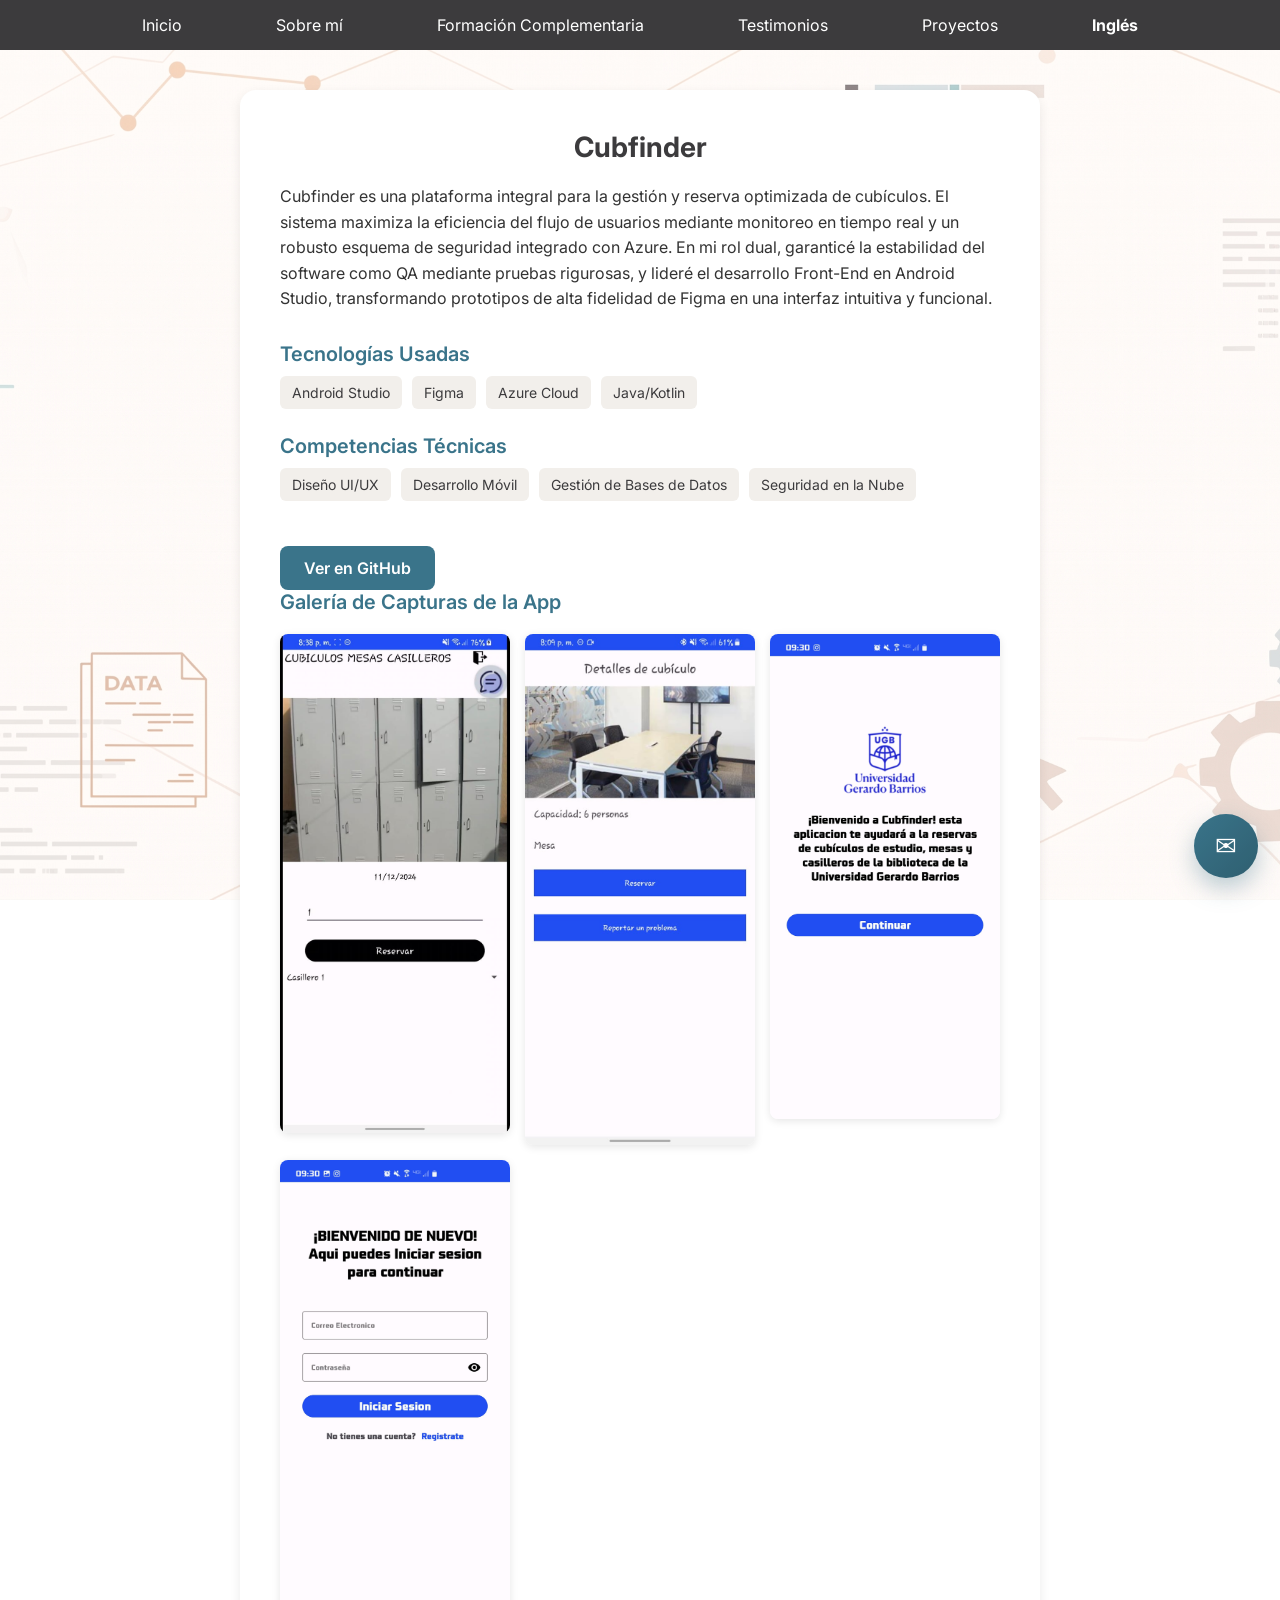
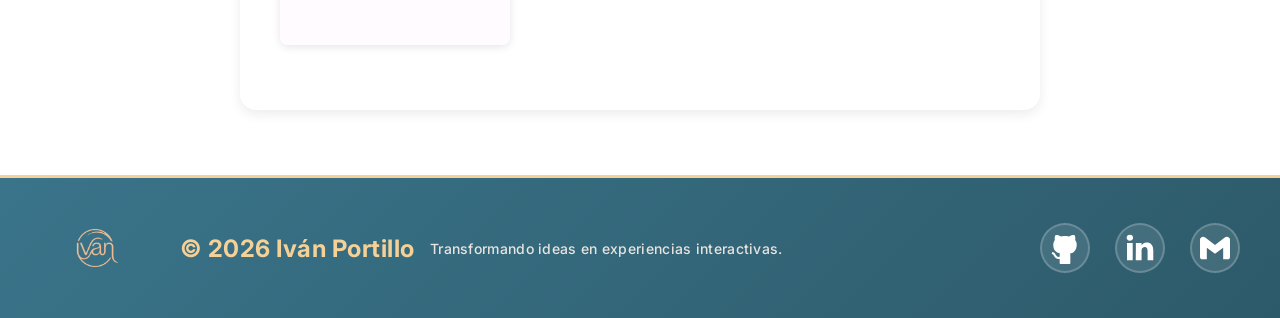
<file: cubfinder.html>
<!DOCTYPE html>
<html lang="es">
<head>
<meta charset="UTF-8">
<meta name="viewport" content="width=device-width, initial-scale=1.0">

<title>Cubfinder - Portafolio</title>

<link href="https://fonts.googleapis.com/css2?family=Inter:wght@300;400;600;700&display=swap" rel="stylesheet">

<link rel="stylesheet" href="estilos/estilos.css">
<style>
    .seccion_proyecto_detalle{
        background:transparent;
        padding:90px 7% 65px;
        position:relative;
        overflow:hidden;
    }

    .proyecto_detalle_contenido{
        max-width: 800px;
        margin: 0 auto;
        background: white;
        padding: 40px;
        border-radius: 16px;
        box-shadow: 0 4px 12px rgba(0,0,0,0.08);
    }

    .proyecto_titulo_detalle{
        font-size: 28px;
        font-weight: 700;
        color: var(--negro);
        margin-bottom: 20px;
        text-align: center;
    }

    .proyecto_resumen{
        font-size: 16px;
        line-height: 1.6;
        color: #333;
        margin-bottom: 30px;
    }

    .proyecto_seccion{
        margin-bottom: 25px;
    }

    .proyecto_seccion_titulo{
        font-size: 20px;
        font-weight: 600;
        color: var(--azul);
        margin-bottom: 10px;
    }

    .proyecto_lista{
        display: flex;
        flex-wrap: wrap;
        gap: 10px;
    }

    .proyecto_item{
        background: var(--gris-suave);
        padding: 8px 12px;
        border-radius: 6px;
        font-size: 14px;
        color: var(--negro);
    }

    .proyecto_github{
        display: inline-block;
        background: var(--azul);
        color: white;
        padding: 12px 24px;
        border-radius: 8px;
        text-decoration: none;
        font-weight: 600;
        transition: all 0.3s ease;
        margin-top: 20px;
    }

    .proyecto_github:hover{
        background: var(--amarillo);
        color: var(--negro);
    }
</style>
</head>

<body>

<header class="navegacion">

<nav class="menu">

<a href="index.html">Inicio</a>
<a href="sobre-mi.html">Sobre mí</a>
<a href="formacion.html">Formación Complementaria</a>
<a href="testimonios.html">Testimonios</a>
<a href="proyectos.html">Proyectos</a>
<a href="cubfinder-en.html" class="lang-toggle" style="margin-left: 20px; font-weight: bold;">Inglés</a>

</nav>

</header>


<section class="seccion_proyecto_detalle">

    <div class="proyecto_detalle_contenido">

        <h1 class="proyecto_titulo_detalle">Cubfinder</h1>

        <p class="proyecto_resumen">
            Cubfinder es una plataforma integral para la gestión y reserva optimizada de cubículos. El sistema maximiza la eficiencia del flujo de usuarios mediante monitoreo en tiempo real y un robusto esquema de seguridad integrado con Azure. En mi rol dual, garanticé la estabilidad del software como QA mediante pruebas rigurosas, y lideré el desarrollo Front-End en Android Studio, transformando prototipos de alta fidelidad de Figma en una interfaz intuitiva y funcional.
        </p>

        <div class="proyecto_seccion">
            <h3 class="proyecto_seccion_titulo">Tecnologías Usadas</h3>
            <div class="proyecto_lista">
                <span class="proyecto_item">Android Studio</span>
                <span class="proyecto_item">Figma</span>
                <span class="proyecto_item">Azure Cloud</span>
                <span class="proyecto_item">Java/Kotlin</span>
            </div>
        </div>

        <div class="proyecto_seccion">
            <h3 class="proyecto_seccion_titulo">Competencias Técnicas</h3>
            <div class="proyecto_lista">
                <span class="proyecto_item">Diseño UI/UX</span>
                <span class="proyecto_item">Desarrollo Móvil</span>
                <span class="proyecto_item">Gestión de Bases de Datos</span>
                <span class="proyecto_item">Seguridad en la Nube</span>
            </div>
        </div>

        <a href="https://github.com/Ivan-Jr/CubfinderIngenieria" class="proyecto_github" target="_blank">Ver en GitHub</a>

        <div class="proyecto_seccion">
            <h3 class="proyecto_seccion_titulo">Galería de Capturas de la App</h3>
            <div class="galeria_imagenes" style="display: grid; grid-template-columns: repeat(auto-fit, minmax(200px, 1fr)); gap: 15px; margin-top: 20px;">
                <img src="imag/cubfinder1.png" alt="Captura 1" style="width: 100%; height: auto; border-radius: 8px; box-shadow: 0 2px 8px rgba(0,0,0,0.1);">
                <img src="imag/cubfinder2.png" alt="Captura 2" style="width: 100%; height: auto; border-radius: 8px; box-shadow: 0 2px 8px rgba(0,0,0,0.1);">
                <img src="imag/cubfinder3.png" alt="Captura 3" style="width: 100%; height: auto; border-radius: 8px; box-shadow: 0 2px 8px rgba(0,0,0,0.1);">
                <img src="imag/cubfinder4.png" alt="Captura 4" style="width: 100%; height: auto; border-radius: 8px; box-shadow: 0 2px 8px rgba(0,0,0,0.1);">
            </div>
        </div>

    </div>

</section>

<footer class="footer_pagina">

<div class="footer_contenedor">
    <div class="footer_info">
        <img src="imag/profile.png" alt="Profile" style="height: 60px; width: auto; border-radius: 50%; margin-right: 15px; vertical-align: middle;">
        <h3 class="footer_nombre">© 2026 Iván Portillo</h3>
        <p class="footer_slogan">Transformando ideas en experiencias interactivas.</p>
    </div>

    <div class="footer_enlaces">
        <a id="btn-github" class="btn-red-social" href="https://github.com/Ivan-Jr" title="GitHub">
            <svg width="32px" height="32px" viewBox="0 0 15 15" fill="currentColor" xmlns="http://www.w3.org/2000/svg">
            <path d="M9.35762 2.14496C8.13548 1.86102 6.86444 1.86102 5.6423 2.14497C4.93642 1.71169 4.39704 1.51286 4.00502 1.42909C3.79189 1.38354 3.62296 1.37216 3.4959 1.37556C3.43249 1.37725 3.38001 1.38261 3.33821 1.38905C3.31733 1.39226 3.29919 1.39573 3.28375 1.39911C3.27603 1.4008 3.26899 1.40247 3.26264 1.40408L3.25362 1.40643L3.2495 1.40756L3.24753 1.40811L3.24563 1.40865C3.24562 1.40865 3.24563 1.40864 3.24563 1.40865C3.2452 1.40884 3.24731 1.41452 3.38299 1.88895L3.24563 1.40865C3.1036 1.44926 2.9868 1.55061 2.92657 1.68549C2.75841 2.06202 2.66657 2.46816 2.65635 2.88041C2.64875 3.18677 2.68634 3.49199 2.76743 3.78633C2.55433 4.04445 2.3807 4.33349 2.25276 4.64407C2.08484 5.05173 1.99894 5.4885 1.99998 5.92939C2.00011 7.48194 2.45815 8.52582 3.23873 9.19657C3.78563 9.66653 4.45048 9.91658 5.11619 10.0598C5.00626 10.3652 4.97773 10.6883 4.99998 11.0176V11.6158C4.59263 11.7015 4.31135 11.6744 4.11082 11.6082C3.85884 11.525 3.66566 11.3578 3.48139 11.1175C3.38806 10.9959 3.30208 10.8623 3.21179 10.7161L3.15448 10.6228C3.08377 10.5073 3.00746 10.3828 2.93045 10.2692C2.73964 9.9878 2.45813 9.63616 2.00195 9.51639L1.51834 9.38942L1.2644 10.3566L1.74801 10.4836C1.82746 10.5045 1.93204 10.5786 2.10279 10.8304C2.16553 10.9229 2.22538 11.0206 2.29372 11.1321C2.31518 11.1671 2.33753 11.2036 2.36102 11.2417C2.45488 11.3936 2.56253 11.5627 2.68796 11.7262C2.94119 12.0563 3.28597 12.389 3.79742 12.5578C4.14883 12.6738 4.54603 12.7016 4.99998 12.6319V14.5C4.99998 14.7761 5.22384 15 5.49998 15H9.49998C9.77613 15 9.99998 14.7761 9.99998 14.5V10.9375C9.99998 10.6217 9.98623 10.333 9.89735 10.0636C10.5597 9.92381 11.2193 9.67353 11.7626 9.20319C12.5429 8.52773 13 7.47445 13 5.9125L13 5.91089C12.9975 5.13212 12.7242 4.38197 12.2325 3.78635C12.3136 3.492 12.3512 3.18678 12.3436 2.88041C12.3334 2.46816 12.2416 2.06202 12.0734 1.68549C12.0131 1.55057 11.8963 1.44921 11.7542 1.40861L11.6169 1.88937C11.7542 1.40861 11.7528 1.40821 11.7523 1.40807L11.7504 1.40752L11.7462 1.4064L11.7372 1.40405C11.7309 1.40245 11.7238 1.40078 11.7161 1.39909C11.7007 1.39571 11.6826 1.39225 11.6617 1.38904C11.6199 1.38261 11.5674 1.37725 11.504 1.37556C11.3769 1.37216 11.2079 1.38354 10.9947 1.42908C10.6026 1.51286 10.0633 1.71168 9.35762 2.14496Z"/>
            </svg>
        </a>

        <a id="btn-linkedin" class="btn-red-social" href="https://www.linkedin.com/in/iván-portillo-8489853b6?utm_source=share_via&utm_content=profile&utm_medium=member_android" title="LinkedIn">
            <svg fill="currentColor" width="32px" height="32px" viewBox="-2 -2 24 24" xmlns="http://www.w3.org/2000/svg" preserveAspectRatio="xMinYMin" class="jam jam-linkedin"><path d='M19.959 11.719v7.379h-4.278v-6.885c0-1.73-.619-2.91-2.167-2.91-1.182 0-1.886.796-2.195 1.565-.113.275-.142.658-.142 1.043v7.187h-4.28s.058-11.66 0-12.869h4.28v1.824l-.028.042h.028v-.042c.568-.875 1.583-2.126 3.856-2.126 2.815 0 4.926 1.84 4.926 5.792zM2.421.026C.958.026 0 .986 0 2.249c0 1.235.93 2.224 2.365 2.224h.028c1.493 0 2.42-.989 2.42-2.224C4.787.986 3.887.026 2.422.026zM.254 19.098h4.278V6.229H.254v12.869z' /></svg>
        </a>

        <a id="btn-correo" class="btn-red-social" href="mailto:portilloivan919@gmail.com" title="Email">
            <svg fill="currentColor" width="32px" height="32px" viewBox="0 0 32 32" version="1.1" xmlns="http://www.w3.org/2000/svg">
            <title>gmail</title>
            <path d="M30.996 7.824v17.381c0 0 0 0 0 0.001 0 1.129-0.915 2.044-2.044 2.044-0 0-0 0-0.001 0h-4.772v-11.587l-8.179 6.136-8.179-6.136v11.588h-4.772c0 0 0 0-0 0-1.129 0-2.044-0.915-2.044-2.044 0-0 0-0.001 0-0.001v0-17.381c0-0 0-0.001 0-0.001 0-1.694 1.373-3.067 3.067-3.067 0.694 0 1.334 0.231 1.848 0.619l-0.008-0.006 10.088 7.567 10.088-7.567c0.506-0.383 1.146-0.613 1.84-0.613 1.694 0 3.067 1.373 3.067 3.067v0z"></path>
            </svg>
        </a>
    </div>
</div>

</footer>

<script src="scripts.js"></script>

</body>
</html>
</file>
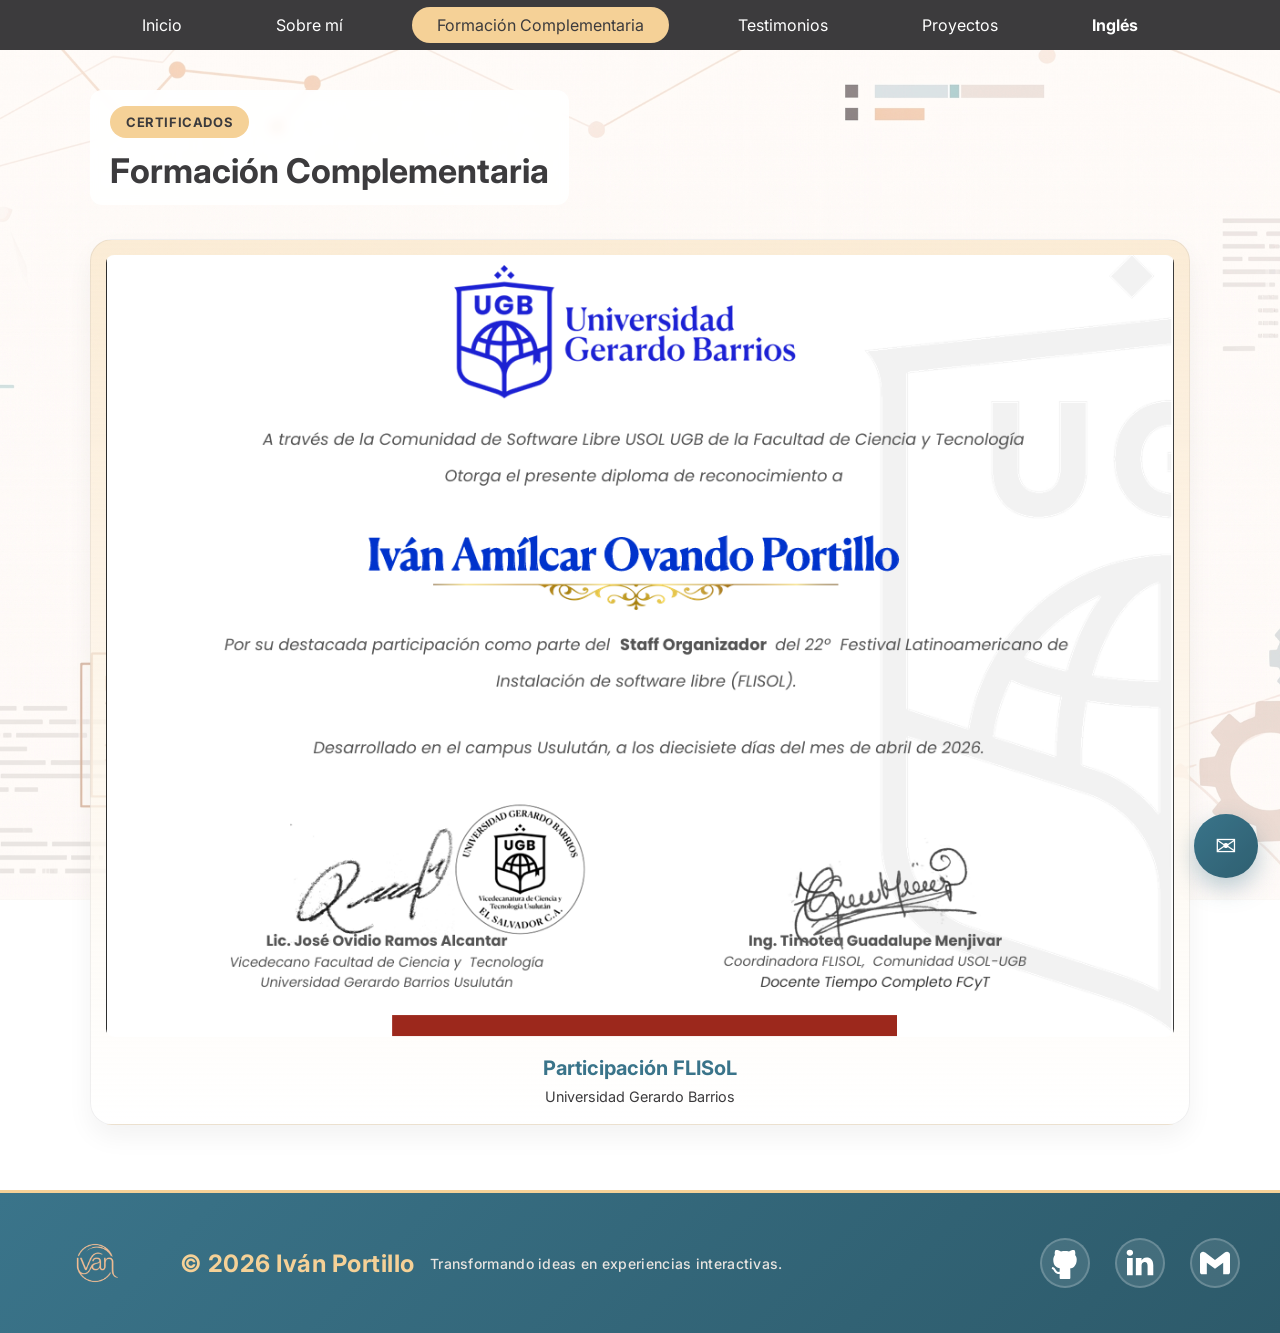
<file: formacion.html>
<!DOCTYPE html>
<html lang="es">
<head>
<meta charset="UTF-8">
<meta name="viewport" content="width=device-width, initial-scale=1.0">

<title>Formación - Portafolio</title>

<link href="https://fonts.googleapis.com/css2?family=Inter:wght@300;400;600;700&display=swap" rel="stylesheet">

<link rel="stylesheet" href="estilos/estilos.css">
</head>

<body>

<header class="navegacion">

<nav class="menu">

<a href="index.html">Inicio</a>
<a href="sobre-mi.html">Sobre mí</a>
<a href="formacion.html" class="activo">Formación Complementaria</a>
<a href="testimonios.html">Testimonios</a>
<a href="proyectos.html">Proyectos</a>
<a href="training.html" class="lang-toggle" style="margin-left: 20px; font-weight: bold;">Inglés</a>

</nav>

</header>


<section id="formacion" class="seccion_formacion" style="padding: 90px 7% 65px;">
    <div class="encabezado_bloque">
        <span class="etiqueta_bloque">CERTIFICADOS</span>
        <h2>Formación Complementaria</h2>
    </div>

    <div class="grid_valor">

        <article class="card_valor" style="text-align: center; padding: 15px;">
            <img src="imag/FlisolDiploma.png" alt="Diploma FLISoL" style="max-width: 100%; height: auto; border-radius: 8px; margin-bottom: 15px;">
            <h3 style="margin-bottom: 5px;">Participación FLISoL</h3>
            <p style="font-size: 0.9em; margin: 0;">Universidad Gerardo Barrios</p>
        </article>

    </div>

</section>

<footer class="footer_pagina">

<div class="footer_contenedor">
    <div class="footer_info">
        <img src="imag/profile.png" alt="Profile" style="height: 60px; width: auto; border-radius: 50%; margin-right: 15px; vertical-align: middle;">
        <h3 class="footer_nombre">© 2026 Iván Portillo</h3>
        <p class="footer_slogan">Transformando ideas en experiencias interactivas.</p>
    </div>

    <div class="footer_enlaces">
        <a id="btn-github" class="btn-red-social" href="https://github.com/Ivan-Jr" title="GitHub">
            <svg width="32px" height="32px" viewBox="0 0 15 15" fill="currentColor" xmlns="http://www.w3.org/2000/svg">
            <path d="M9.35762 2.14496C8.13548 1.86102 6.86444 1.86102 5.6423 2.14497C4.93642 1.71169 4.39704 1.51286 4.00502 1.42909C3.79189 1.38354 3.62296 1.37216 3.4959 1.37556C3.43249 1.37725 3.38001 1.38261 3.33821 1.38905C3.31733 1.39226 3.29919 1.39573 3.28375 1.39911C3.27603 1.4008 3.26899 1.40247 3.26264 1.40408L3.25362 1.40643L3.2495 1.40756L3.24753 1.40811L3.24563 1.40865C3.24562 1.40865 3.24563 1.40864 3.24563 1.40865C3.2452 1.40884 3.24731 1.41452 3.38299 1.88895L3.24563 1.40865C3.1036 1.44926 2.9868 1.55061 2.92657 1.68549C2.75841 2.06202 2.66657 2.46816 2.65635 2.88041C2.64875 3.18677 2.68634 3.49199 2.76743 3.78633C2.55433 4.04445 2.3807 4.33349 2.25276 4.64407C2.08484 5.05173 1.99894 5.4885 1.99998 5.92939C2.00011 7.48194 2.45815 8.52582 3.23873 9.19657C3.78563 9.66653 4.45048 9.91658 5.11619 10.0598C5.00626 10.3652 4.97773 10.6883 4.99998 11.0176V11.6158C4.59263 11.7015 4.31135 11.6744 4.11082 11.6082C3.85884 11.525 3.66566 11.3578 3.48139 11.1175C3.38806 10.9959 3.30208 10.8623 3.21179 10.7161L3.15448 10.6228C3.08377 10.5073 3.00746 10.3828 2.93045 10.2692C2.73964 9.9878 2.45813 9.63616 2.00195 9.51639L1.51834 9.38942L1.2644 10.3566L1.74801 10.4836C1.82746 10.5045 1.93204 10.5786 2.10279 10.8304C2.16553 10.9229 2.22538 11.0206 2.29372 11.1321C2.31518 11.1671 2.33753 11.2036 2.36102 11.2417C2.45488 11.3936 2.56253 11.5627 2.68796 11.7262C2.94119 12.0563 3.28597 12.389 3.79742 12.5578C4.14883 12.6738 4.54603 12.7016 4.99998 12.6319V14.5C4.99998 14.7761 5.22384 15 5.49998 15H9.49998C9.77613 15 9.99998 14.7761 9.99998 14.5V10.9375C9.99998 10.6217 9.98623 10.333 9.89735 10.0636C10.5597 9.92381 11.2193 9.67353 11.7626 9.20319C12.5429 8.52773 13 7.47445 13 5.9125L13 5.91089C12.9975 5.13212 12.7242 4.38197 12.2325 3.78635C12.3136 3.492 12.3512 3.18678 12.3436 2.88041C12.3334 2.46816 12.2416 2.06202 12.0734 1.68549C12.0131 1.55057 11.8963 1.44921 11.7542 1.40861L11.6169 1.88937C11.7542 1.40861 11.7528 1.40821 11.7523 1.40807L11.7504 1.40752L11.7462 1.4064L11.7372 1.40405C11.7309 1.40245 11.7238 1.40078 11.7161 1.39909C11.7007 1.39571 11.6826 1.39225 11.6617 1.38904C11.6199 1.38261 11.5674 1.37725 11.504 1.37556C11.3769 1.37216 11.2079 1.38354 10.9947 1.42908C10.6026 1.51286 10.0633 1.71168 9.35762 2.14496Z"/>
            </svg>
        </a>

        <a id="btn-linkedin" class="btn-red-social" href="https://www.linkedin.com/in/iván-portillo-8489853b6?utm_source=share_via&utm_content=profile&utm_medium=member_android" title="LinkedIn">
            <svg fill="currentColor" width="32px" height="32px" viewBox="-2 -2 24 24" xmlns="http://www.w3.org/2000/svg" preserveAspectRatio="xMinYMin" class="jam jam-linkedin"><path d='M19.959 11.719v7.379h-4.278v-6.885c0-1.73-.619-2.91-2.167-2.91-1.182 0-1.886.796-2.195 1.565-.113.275-.142.658-.142 1.043v7.187h-4.28s.058-11.66 0-12.869h4.28v1.824l-.028.042h.028v-.042c.568-.875 1.583-2.126 3.856-2.126 2.815 0 4.926 1.84 4.926 5.792zM2.421.026C.958.026 0 .986 0 2.249c0 1.235.93 2.224 2.365 2.224h.028c1.493 0 2.42-.989 2.42-2.224C4.787.986 3.887.026 2.422.026zM.254 19.098h4.278V6.229H.254v12.869z' /></svg>
        </a>

        <a id="btn-correo" class="btn-red-social" href="mailto:portilloivan919@gmail.com" title="Email">
            <svg fill="currentColor" width="32px" height="32px" viewBox="0 0 32 32" version="1.1" xmlns="http://www.w3.org/2000/svg">
            <title>gmail</title>
            <path d="M30.996 7.824v17.381c0 0 0 0 0 0.001 0 1.129-0.915 2.044-2.044 2.044-0 0-0 0-0.001 0h-4.772v-11.587l-8.179 6.136-8.179-6.136v11.588h-4.772c0 0 0 0-0 0-1.129 0-2.044-0.915-2.044-2.044 0-0 0-0.001 0-0.001v0-17.381c0-0 0-0.001 0-0.001 0-1.694 1.373-3.067 3.067-3.067 0.694 0 1.334 0.231 1.848 0.619l-0.008-0.006 10.088 7.567 10.088-7.567c0.506-0.383 1.146-0.613 1.84-0.613 1.694 0 3.067 1.373 3.067 3.067v0z"></path>
            </svg>
        </a>
    </div>
</div>

</footer>

<script src="scripts.js"></script>

</body>
</html>
</file>
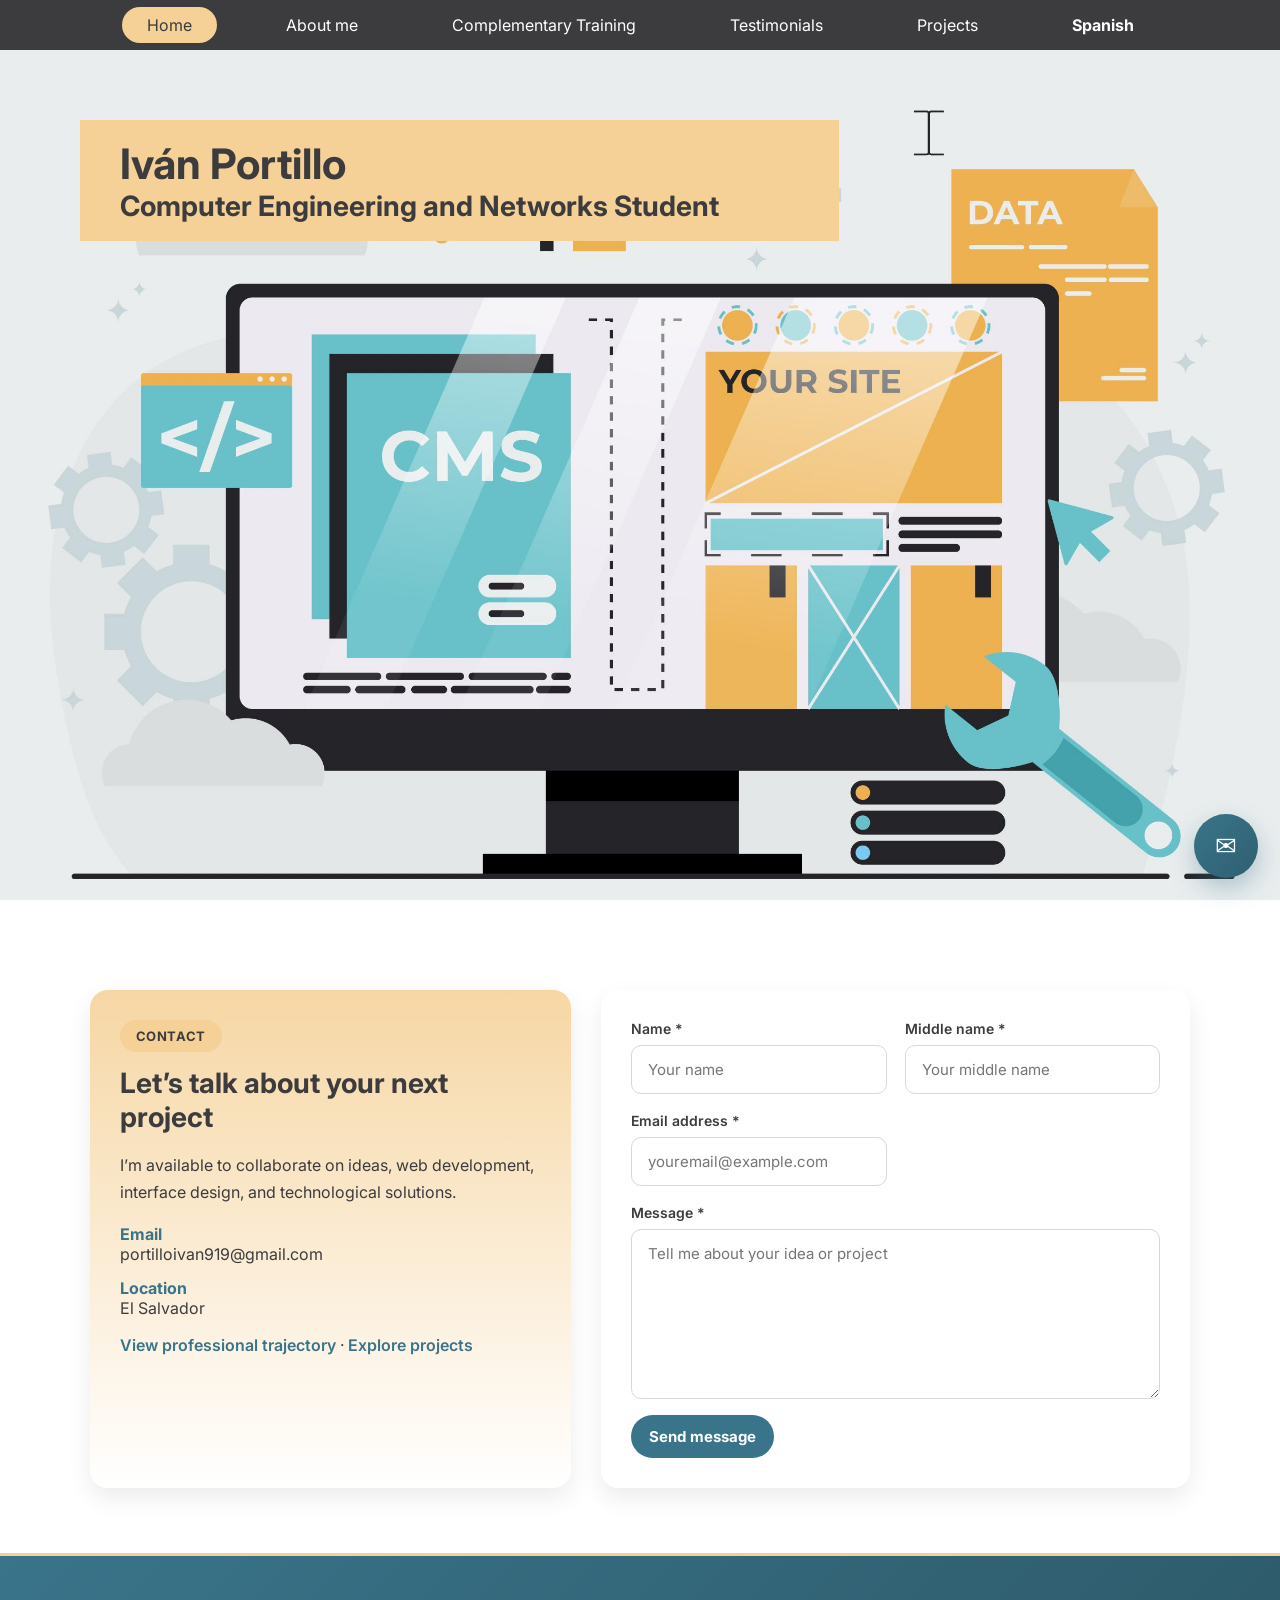
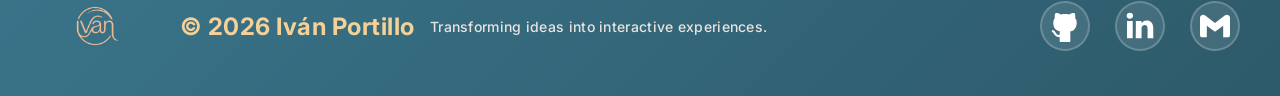
<file: index-en.html>
<!DOCTYPE html>
<html lang="en">
<head>
<meta charset="UTF-8">
<meta name="viewport" content="width=device-width, initial-scale=1.0">
<meta name="description" content="Professional portfolio of Iván Portillo, a Computer Engineering and Networks student specializing in web development, interface design, and programming.">
<meta name="keywords" content="Iván Portillo, professional portfolio, web development, programming, frontend, interface design, computer networks, technology">
<meta name="author" content="Iván Portillo">

<title>Iván Portillo | Professional Portfolio</title>

<link href="https://fonts.googleapis.com/css2?family=Inter:wght@300;400;600;700&display=swap" rel="stylesheet">

<link rel="stylesheet" href="estilos/estilos.css">
</head>

<body class="homepage">

<header class="navegacion">

<nav class="menu">

<a href="index-en.html" class="activo">Home</a>
<a href="about-me.html">About me</a>
<a href="training.html">Complementary Training</a>
<a href="testimonials.html">Testimonials</a>
<a href="projects.html">Projects</a>
<a href="index.html" class="lang-toggle" style="margin-left: 20px; font-weight: bold;">Spanish</a>

</nav>

</header>


<section id="inicio" class="seccion_inicio">

<div class="contenedor_inicio">

    <img src="imag/profile.png" alt="Iván Portillo profile photo" style="position: absolute; top: 20px; right: 20px; width: 80px; height: 80px; border-radius: 50%;">

    <div class="nombre">
    <h1>Iván Portillo</h1>
    <p>Computer Engineering and Networks Student</p>
    </div>

    <img src="imag/4849356.jpg" class="imagen_inicio" alt="Technology illustration related to web development">

</div>

</section>

<section id="contacto" class="seccion_contacto">
    <div class="contenedor_contacto">
        <div class="info_contacto">
            <span class="etiqueta_bloque">CONTACT</span>
            <h3>Let’s talk about your next project</h3>
            <p>I’m available to collaborate on ideas, web development, interface design, and technological solutions.</p>
            <div class="contacto_item">
                <div>
                    <strong>Email</strong>
                    <span>portilloivan919@gmail.com</span>
                </div>
            </div>
            <div class="contacto_item">
                <div>
                    <strong>Location</strong>
                    <span>El Salvador</span>
                </div>
            </div>
            <p><a href="about-me.html#trayectoria" style="color:var(--azul); font-weight:600; text-decoration:none;">View professional trajectory</a> · <a href="projects.html" style="color:var(--azul); font-weight:600; text-decoration:none;">Explore projects</a></p>
        </div>

        <div class="formulario_contacto">
            <form id="contact-form" method="POST" action="https://formspree.io/f/mzdqlvqv">
                <div class="grid_formulario">
                    <div class="campo_form">
                        <label for="nombre">Name *</label>
                        <input type="text" id="nombre" name="nombre" placeholder="Your name" required>
                    </div>
                    <div class="campo_form">
                        <label for="segundo_nombre">Middle name *</label>
                        <input type="text" id="segundo_nombre" name="segundo_nombre" placeholder="Your middle name" required>
                    </div>
                    <div class="campo_form">
                        <label for="email">Email address *</label>
                        <input type="email" id="email" name="email" placeholder="youremail@example.com" required>
                    </div>
                </div>
                <div class="campo_form" style="margin-top:18px;">
                    <label for="mensaje">Message *</label>
                    <textarea id="mensaje" name="mensaje" placeholder="Tell me about your idea or project" required></textarea>
                </div>
                <button type="submit" class="btn-enviar">Send message</button>
                <p id="form-message" class="mensaje-form" aria-live="polite"></p>
            </form>
        </div>
    </div>
</section>

<footer class="footer_pagina">

<div class="footer_contenedor">
    <div class="footer_info">
        <img src="imag/profile.png" alt="Profile" style="height: 60px; width: auto; border-radius: 50%; margin-right: 15px; vertical-align: middle;">
        <h3 class="footer_nombre">© 2026 Iván Portillo</h3>
        <p class="footer_slogan">Transforming ideas into interactive experiences.</p>
    </div>

    <div class="footer_enlaces">
        <a id="btn-github" class="btn-red-social" href="https://github.com/Ivan-Jr" title="GitHub">
            <svg width="32px" height="32px" viewBox="0 0 15 15" fill="currentColor" xmlns="http://www.w3.org/2000/svg">
            <path d="M9.35762 2.14496C8.13548 1.86102 6.86444 1.86102 5.6423 2.14497C4.93642 1.71169 4.39704 1.51286 4.00502 1.42909C3.79189 1.38354 3.62296 1.37216 3.4959 1.37556C3.43249 1.37725 3.38001 1.38261 3.33821 1.38905C3.31733 1.39226 3.29919 1.39573 3.28375 1.39911C3.27603 1.4008 3.26899 1.40247 3.26264 1.40408L3.25362 1.40643L3.2495 1.40756L3.24753 1.40811L3.24563 1.40865C3.24562 1.40865 3.24563 1.40864 3.24563 1.40865C3.2452 1.40884 3.24731 1.41452 3.38299 1.88895L3.24563 1.40865C3.1036 1.44926 2.9868 1.55061 2.92657 1.68549C2.75841 2.06202 2.66657 2.46816 2.65635 2.88041C2.64875 3.18677 2.68634 3.49199 2.76743 3.78633C2.55433 4.04445 2.3807 4.33349 2.25276 4.64407C2.08484 5.05173 1.99894 5.4885 1.99998 5.92939C2.00011 7.48194 2.45815 8.52582 3.23873 9.19657C3.78563 9.66653 4.45048 9.91658 5.11619 10.0598C5.00626 10.3652 4.97773 10.6883 4.99998 11.0176V11.6158C4.59263 11.7015 4.31135 11.6744 4.11082 11.6082C3.85884 11.525 3.66566 11.3578 3.48139 11.1175C3.38806 10.9959 3.30208 10.8623 3.21179 10.7161L3.15448 10.6228C3.08377 10.5073 3.00746 10.3828 2.93045 10.2692C2.73964 9.9878 2.45813 9.63616 2.00195 9.51639L1.51834 9.38942L1.2644 10.3566L1.74801 10.4836C1.82746 10.5045 1.93204 10.5786 2.10279 10.8304C2.16553 10.9229 2.22538 11.0206 2.29372 11.1321C2.31518 11.1671 2.33753 11.2036 2.36102 11.2417C2.45488 11.3936 2.56253 11.5627 2.68796 11.7262C2.94119 12.0563 3.28597 12.389 3.79742 12.5578C4.14883 12.6738 4.54603 12.7016 4.99998 12.6319V14.5C4.99998 14.7761 5.22384 15 5.49998 15H9.49998C9.77613 15 9.99998 14.7761 9.99998 14.5V10.9375C9.99998 10.6217 9.98623 10.333 9.89735 10.0636C10.5597 9.92381 11.2193 9.67353 11.7626 9.20319C12.5429 8.52773 13 7.47445 13 5.9125L13 5.91089C12.9975 5.13212 12.7242 4.38197 12.2325 3.78635C12.3136 3.492 12.3512 3.18678 12.3436 2.88041C12.3334 2.46816 12.2416 2.06202 12.0734 1.68549C12.0131 1.55057 11.8963 1.44921 11.7542 1.40861L11.6169 1.88937C11.7542 1.40861 11.7528 1.40821 11.7523 1.40807L11.7504 1.40752L11.7462 1.4064L11.7372 1.40405C11.7309 1.40245 11.7238 1.40078 11.7161 1.39909C11.7007 1.39571 11.6826 1.39225 11.6617 1.38904C11.6199 1.38261 11.5674 1.37725 11.504 1.37556C11.3769 1.37216 11.2079 1.38354 10.9947 1.42908C10.6026 1.51286 10.0633 1.71168 9.35762 2.14496Z"/>
            </svg>
        </a>

        <a id="btn-linkedin" class="btn-red-social" href="https://www.linkedin.com/in/iván-portillo-8489853b6?utm_source=share_via&utm_content=profile&utm_medium=member_android" title="LinkedIn">
            <svg fill="currentColor" width="32px" height="32px" viewBox="-2 -2 24 24" xmlns="http://www.w3.org/2000/svg" preserveAspectRatio="xMinYMin" class="jam jam-linkedin"><path d='M19.959 11.719v7.379h-4.278v-6.885c0-1.73-.619-2.91-2.167-2.91-1.182 0-1.886.796-2.195 1.565-.113.275-.142.658-.142 1.043v7.187h-4.28s.058-11.66 0-12.869h4.28v1.824l-.028.042h.028v-.042c.568-.875 1.583-2.126 3.856-2.126 2.815 0 4.926 1.84 4.926 5.792zM2.421.026C.958.026 0 .986 0 2.249c0 1.235.93 2.224 2.365 2.224h.028c1.493 0 2.42-.989 2.42-2.224C4.787.986 3.887.026 2.422.026zM.254 19.098h4.278V6.229H.254v12.869z' /></svg>
        </a>

        <a id="btn-correo" class="btn-red-social" href="mailto:portilloivan919@gmail.com" title="Email">
            <svg fill="currentColor" width="32px" height="32px" viewBox="0 0 32 32" version="1.1" xmlns="http://www.w3.org/2000/svg">
            <title>gmail</title>
            <path d="M30.996 7.824v17.381c0 0 0 0 0 0.001 0 1.129-0.915 2.044-2.044 2.044-0 0-0 0-0.001 0h-4.772v-11.587l-8.179 6.136-8.179-6.136v11.588h-4.772c0 0 0 0-0 0-1.129 0-2.044-0.915-2.044-2.044 0-0 0-0.001 0-0.001v0-17.381c0-0 0-0.001 0-0.001 0-1.694 1.373-3.067 3.067-3.067 0.694 0 1.334 0.231 1.848 0.619l-0.008-0.006 10.088 7.567 10.088-7.567c0.506-0.383 1.146-0.613 1.84-0.613 1.694 0 3.067 1.373 3.067 3.067v0z"></path>
            </svg>
        </a>
    </div>
</div>

</footer>

<script src="scripts.js"></script>

</body>
</html>
</file>
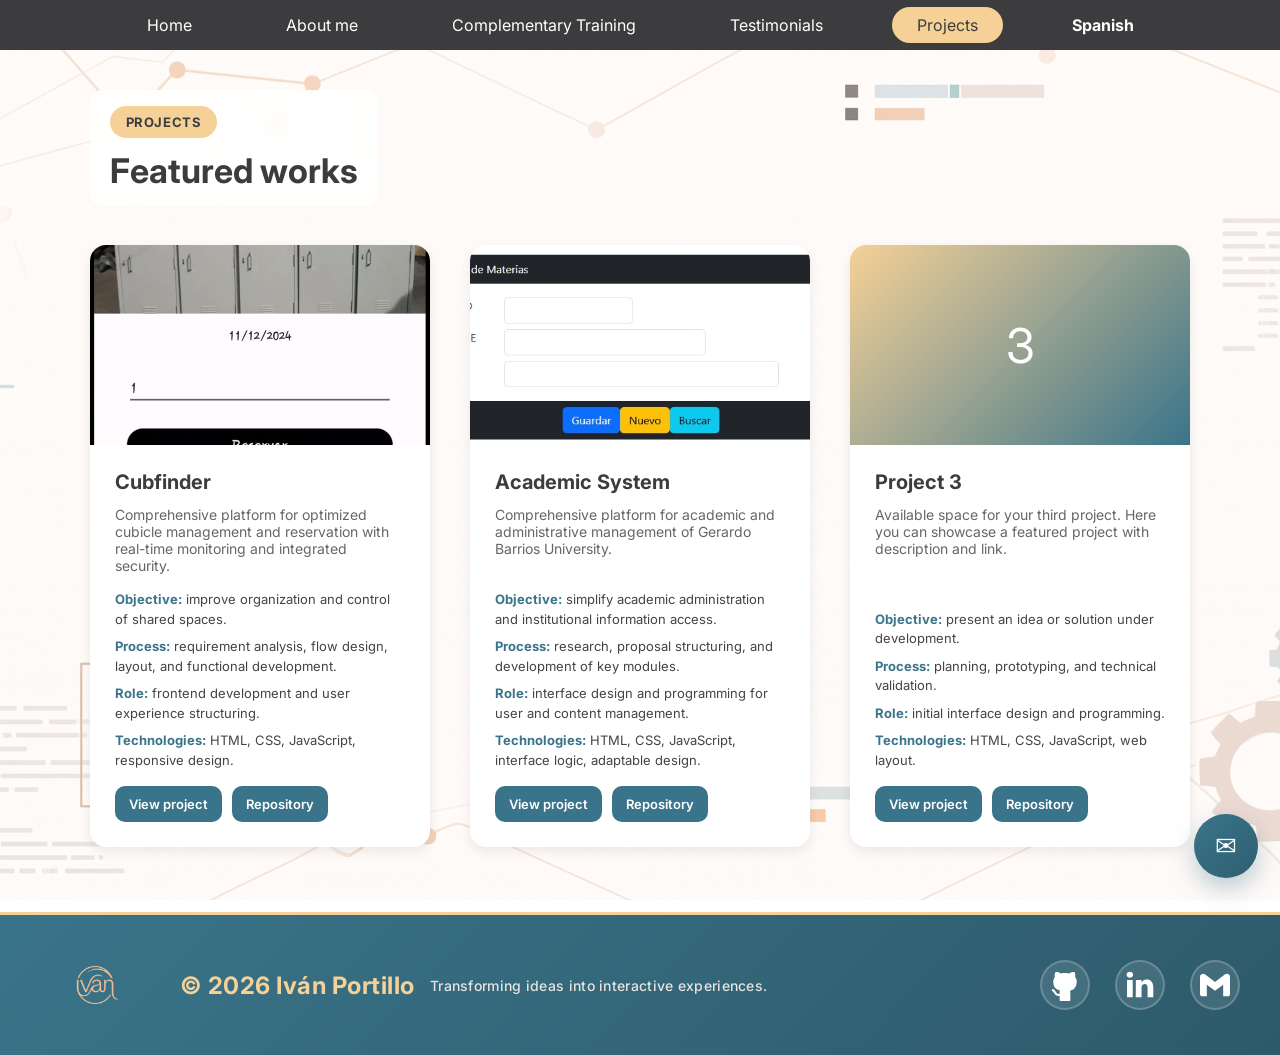
<file: projects.html>
<!DOCTYPE html>
<html lang="en">
<head>
<meta charset="UTF-8">
<meta name="viewport" content="width=device-width, initial-scale=1.0">

<title>Projects - Portfolio</title>

<link href="https://fonts.googleapis.com/css2?family=Inter:wght@300;400;600;700&display=swap" rel="stylesheet">

<link rel="stylesheet" href="estilos/estilos.css">
<style>
    .seccion_proyectos{
        background:transparent;
        padding:90px 7% 65px;
        position:relative;
        overflow:hidden;
    }

    .grid_proyectos{
        display:grid;
        grid-template-columns:repeat(auto-fit, minmax(300px, 1fr));
        gap:40px;
        margin-top:40px;
    }

    .card_proyecto{
        background:white;
        border-radius:16px;
        overflow:hidden;
        box-shadow:0 4px 12px rgba(0,0,0,0.08);
        transition:all 0.3s ease;
        display:flex;
        flex-direction:column;
        min-height:350px;
    }

    .card_proyecto:hover{
        transform:translateY(-8px);
        box-shadow:0 12px 28px rgba(0,0,0,0.15);
    }

    .proyecto_imagen{
        width:100%;
        height:200px;
        background:linear-gradient(135deg, var(--amarillo) 0%, var(--azul) 100%);
        display:flex;
        align-items:center;
        justify-content:center;
        font-size:48px;
        color:white;
    }

    .proyecto_contenido{
        padding:25px;
        display:flex;
        flex-direction:column;
        flex:1;
    }

    .proyecto_titulo{
        font-size:20px;
        font-weight:700;
        color:var(--negro);
        margin:0 0 12px 0;
    }

    .proyecto_descripcion{
        font-size:14px;
        color:#666;
        margin:0;
        flex:1;
    }

    .proyecto_enlace{
        margin-top:15px;
        display:inline-block;
        background:var(--azul);
        color:white;
        padding:10px 20px;
        border-radius:8px;
        text-decoration:none;
        font-weight:600;
        transition:all 0.3s ease;
        cursor:pointer;
    }

    .proyecto_enlace:hover{
        background:var(--amarillo);
        color:var(--negro);
    }

    @media(max-width:768px){
        .grid_proyectos{
            grid-template-columns:1fr;
        }
    }
</style>
</head>

<body>

<header class="navegacion">

<nav class="menu">

<a href="index-en.html">Home</a>
<a href="about-me.html">About me</a>
<a href="training.html">Complementary Training</a>
<a href="testimonials.html">Testimonials</a>
<a href="projects.html" class="activo">Projects</a>
<a href="proyectos.html" class="lang-toggle" style="margin-left: 20px; font-weight: bold;">Spanish</a>

</nav>

</header>


<section class="seccion_proyectos">

    <div class="encabezado_bloque">
        <span class="etiqueta_bloque">PROJECTS</span>
        <h2>Featured works</h2>
    </div>

    <div class="grid_proyectos">

        <div class="card_proyecto">
            <div class="proyecto_imagen">
                <img src="imag/cubfinder1.png" alt="Cubfinder project preview" style="width:100%; height:100%; object-fit:cover;">
            </div>
            <div class="proyecto_contenido">
                <h3 class="proyecto_titulo">Cubfinder</h3>
                <p class="proyecto_descripcion">
                    Comprehensive platform for optimized cubicle management and reservation with real-time monitoring and integrated security.
                </p>
                <ul class="proyecto_detalles">
                    <li><strong>Objective:</strong> improve organization and control of shared spaces.</li>
                    <li><strong>Process:</strong> requirement analysis, flow design, layout, and functional development.</li>
                    <li><strong>Role:</strong> frontend development and user experience structuring.</li>
                    <li><strong>Technologies:</strong> HTML, CSS, JavaScript, responsive design.</li>
                </ul>
                <div class="proyecto_links">
                    <a href="cubfinder-en.html">View project</a>
                    <a href="https://github.com/Ivan-Jr" target="_blank" rel="noopener noreferrer">Repository</a>
                </div>
            </div>
        </div>

        <div class="card_proyecto">
            <div class="proyecto_imagen">
                <img src="imag/sistema1.jpeg" alt="Academic System project preview" style="width:100%; height:100%; object-fit:cover;">
            </div>
            <div class="proyecto_contenido">
                <h3 class="proyecto_titulo">Academic System</h3>
                <p class="proyecto_descripcion">
                    Comprehensive platform for academic and administrative management of Gerardo Barrios University.
                </p>
                <ul class="proyecto_detalles">
                    <li><strong>Objective:</strong> simplify academic administration and institutional information access.</li>
                    <li><strong>Process:</strong> research, proposal structuring, and development of key modules.</li>
                    <li><strong>Role:</strong> interface design and programming for user and content management.</li>
                    <li><strong>Technologies:</strong> HTML, CSS, JavaScript, interface logic, adaptable design.</li>
                </ul>
                <div class="proyecto_links">
                    <a href="academic-system-en.html">View project</a>
                    <a href="https://github.com/Ivan-Jr" target="_blank" rel="noopener noreferrer">Repository</a>
                </div>
            </div>
        </div>

        <div class="card_proyecto">
            <div class="proyecto_imagen">
                <span>3</span>
            </div>
            <div class="proyecto_contenido">
                <h3 class="proyecto_titulo">Project 3</h3>
                <p class="proyecto_descripcion">
                    Available space for your third project. Here you can showcase a featured project with description and link.
                </p>
                <ul class="proyecto_detalles">
                    <li><strong>Objective:</strong> present an idea or solution under development.</li>
                    <li><strong>Process:</strong> planning, prototyping, and technical validation.</li>
                    <li><strong>Role:</strong> initial interface design and programming.</li>
                    <li><strong>Technologies:</strong> HTML, CSS, JavaScript, web layout.</li>
                </ul>
                <div class="proyecto_links">
                    <a href="#">View project</a>
                    <a href="https://github.com/Ivan-Jr" target="_blank" rel="noopener noreferrer">Repository</a>
                </div>
            </div>
        </div>

    </div>

</section>

<footer class="footer_pagina">

<div class="footer_contenedor">
    <div class="footer_info">
        <img src="imag/profile.png" alt="Profile" style="height: 60px; width: auto; border-radius: 50%; margin-right: 15px; vertical-align: middle;">
        <h3 class="footer_nombre">© 2026 Iván Portillo</h3>
        <p class="footer_slogan">Transforming ideas into interactive experiences.</p>
    </div>

    <div class="footer_enlaces">
        <a id="btn-github" class="btn-red-social" href="https://github.com/Ivan-Jr" title="GitHub">
            <svg width="32px" height="32px" viewBox="0 0 15 15" fill="currentColor" xmlns="http://www.w3.org/2000/svg">
            <path d="M9.35762 2.14496C8.13548 1.86102 6.86444 1.86102 5.6423 2.14497C4.93642 1.71169 4.39704 1.51286 4.00502 1.42909C3.79189 1.38354 3.62296 1.37216 3.4959 1.37556C3.43249 1.37725 3.38001 1.38261 3.33821 1.38905C3.31733 1.39226 3.29919 1.39573 3.28375 1.39911C3.27603 1.4008 3.26899 1.40247 3.26264 1.40408L3.25362 1.40643L3.2495 1.40756L3.24753 1.40811L3.24563 1.40865C3.24562 1.40865 3.24563 1.40864 3.24563 1.40865C3.2452 1.40884 3.24731 1.41452 3.38299 1.88895L3.24563 1.40865C3.1036 1.44926 2.9868 1.55061 2.92657 1.68549C2.75841 2.06202 2.66657 2.46816 2.65635 2.88041C2.64875 3.18677 2.68634 3.49199 2.76743 3.78633C2.55433 4.04445 2.3807 4.33349 2.25276 4.64407C2.08484 5.05173 1.99894 5.4885 1.99998 5.92939C2.00011 7.48194 2.45815 8.52582 3.23873 9.19657C3.78563 9.66653 4.45048 9.91658 5.11619 10.0598C5.00626 10.3652 4.97773 10.6883 4.99998 11.0176V11.6158C4.59263 11.7015 4.31135 11.6744 4.11082 11.6082C3.85884 11.525 3.66566 11.3578 3.48139 11.1175C3.38806 10.9959 3.30208 10.8623 3.21179 10.7161L3.15448 10.6228C3.08377 10.5073 3.00746 10.3828 2.93045 10.2692C2.73964 9.9878 2.45813 9.63616 2.00195 9.51639L1.51834 9.38942L1.2644 10.3566L1.74801 10.4836C1.82746 10.5045 1.93204 10.5786 2.10279 10.8304C2.16553 10.9229 2.22538 11.0206 2.29372 11.1321C2.31518 11.1671 2.33753 11.2036 2.36102 11.2417C2.45488 11.3936 2.56253 11.5627 2.68796 11.7262C2.94119 12.0563 3.28597 12.389 3.79742 12.5578C4.14883 12.6738 4.54603 12.7016 4.99998 12.6319V14.5C4.99998 14.7761 5.22384 15 5.49998 15H9.49998C9.77613 15 9.99998 14.7761 9.99998 14.5V10.9375C9.99998 10.6217 9.98623 10.333 9.89735 10.0636C10.5597 9.92381 11.2193 9.67353 11.7626 9.20319C12.5429 8.52773 13 7.47445 13 5.9125L13 5.91089C12.9975 5.13212 12.7242 4.38197 12.2325 3.78635C12.3136 3.492 12.3512 3.18678 12.3436 2.88041C12.3334 2.46816 12.2416 2.06202 12.0734 1.68549C12.0131 1.55057 11.8963 1.44921 11.7542 1.40861L11.6169 1.88937C11.7542 1.40861 11.7528 1.40821 11.7523 1.40807L11.7504 1.40752L11.7462 1.4064L11.7372 1.40405C11.7309 1.40245 11.7238 1.40078 11.7161 1.39909C11.7007 1.39571 11.6826 1.39225 11.6617 1.38904C11.6199 1.38261 11.5674 1.37725 11.504 1.37556C11.3769 1.37216 11.2079 1.38354 10.9947 1.42908C10.6026 1.51286 10.0633 1.71168 9.35762 2.14496Z"/>
            </svg>
        </a>

        <a id="btn-linkedin" class="btn-red-social" href="https://www.linkedin.com/in/iván-portillo-8489853b6?utm_source=share_via&utm_content=profile&utm_medium=member_android" title="LinkedIn">
            <svg fill="currentColor" width="32px" height="32px" viewBox="-2 -2 24 24" xmlns="http://www.w3.org/2000/svg" preserveAspectRatio="xMinYMin" class="jam jam-linkedin"><path d='M19.959 11.719v7.379h-4.278v-6.885c0-1.73-.619-2.91-2.167-2.91-1.182 0-1.886.796-2.195 1.565-.113.275-.142.658-.142 1.043v7.187h-4.28s.058-11.66 0-12.869h4.28v1.824l-.028.042h.028v-.042c.568-.875 1.583-2.126 3.856-2.126 2.815 0 4.926 1.84 4.926 5.792zM2.421.026C.958.026 0 .986 0 2.249c0 1.235.93 2.224 2.365 2.224h.028c1.493 0 2.42-.989 2.42-2.224C4.787.986 3.887.026 2.422.026zM.254 19.098h4.278V6.229H.254v12.869z' /></svg>
        </a>

        <a id="btn-correo" class="btn-red-social" href="mailto:portilloivan919@gmail.com" title="Email">
            <svg fill="currentColor" width="32px" height="32px" viewBox="0 0 32 32" version="1.1" xmlns="http://www.w3.org/2000/svg">
            <title>gmail</title>
            <path d="M30.996 7.824v17.381c0 0 0 0 0 0.001 0 1.129-0.915 2.044-2.044 2.044-0 0-0 0-0.001 0h-4.772v-11.587l-8.179 6.136-8.179-6.136v11.588h-4.772c0 0 0 0-0 0-1.129 0-2.044-0.915-2.044-2.044 0-0 0-0.001 0-0.001v0-17.381c0-0 0-0.001 0-0.001 0-1.694 1.373-3.067 3.067-3.067 0.694 0 1.334 0.231 1.848 0.619l-0.008-0.006 10.088 7.567 10.088-7.567c0.506-0.383 1.146-0.613 1.84-0.613 1.694 0 3.067 1.373 3.067 3.067v0z"></path>
            </svg>
        </a>
    </div>
</div>

</footer>

<script src="scripts.js"></script>

</body>
</html>
</file>
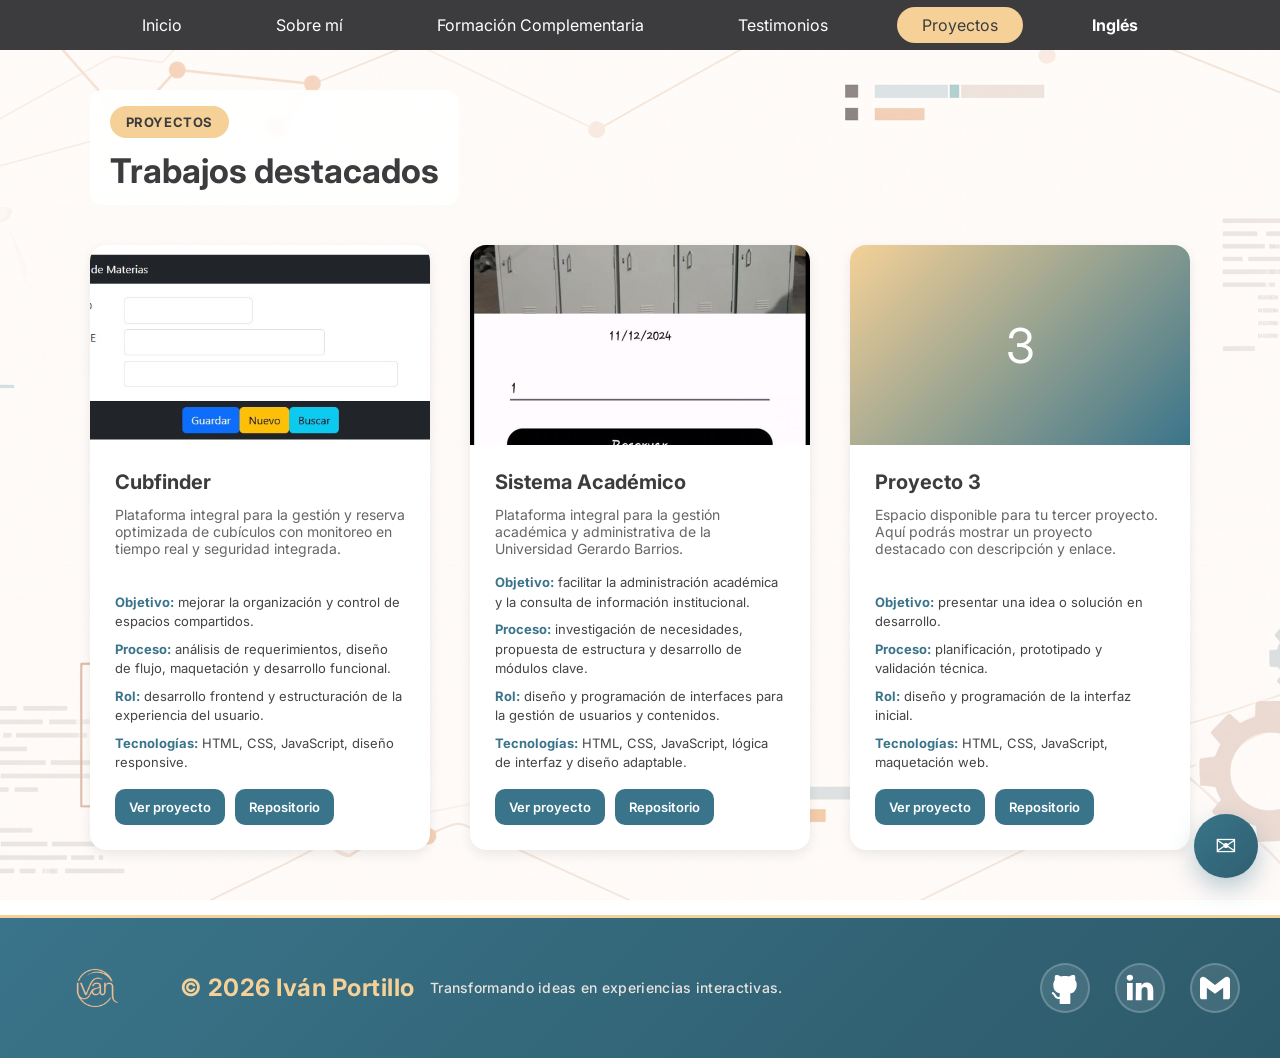
<file: proyectos.html>
<!DOCTYPE html>
<html lang="es">
<head>
<meta charset="UTF-8">
<meta name="viewport" content="width=device-width, initial-scale=1.0">

<title>Proyectos - Portafolio</title>

<link href="https://fonts.googleapis.com/css2?family=Inter:wght@300;400;600;700&display=swap" rel="stylesheet">

<link rel="stylesheet" href="estilos/estilos.css">
<style>
    .seccion_proyectos{
        background:transparent;
        padding:90px 7% 65px;
        position:relative;
        overflow:hidden;
    }

    .grid_proyectos{
        display:grid;
        grid-template-columns:repeat(auto-fit, minmax(300px, 1fr));
        gap:40px;
        margin-top:40px;
    }

    .card_proyecto{
        background:white;
        border-radius:16px;
        overflow:hidden;
        box-shadow:0 4px 12px rgba(0,0,0,0.08);
        transition:all 0.3s ease;
        display:flex;
        flex-direction:column;
        min-height:350px;
    }

    .card_proyecto:hover{
        transform:translateY(-8px);
        box-shadow:0 12px 28px rgba(0,0,0,0.15);
    }

    .proyecto_imagen{
        width:100%;
        height:200px;
        background:linear-gradient(135deg, var(--amarillo) 0%, var(--azul) 100%);
        display:flex;
        align-items:center;
        justify-content:center;
        font-size:48px;
        color:white;
    }

    .proyecto_contenido{
        padding:25px;
        display:flex;
        flex-direction:column;
        flex:1;
    }

    .proyecto_titulo{
        font-size:20px;
        font-weight:700;
        color:var(--negro);
        margin:0 0 12px 0;
    }

    .proyecto_descripcion{
        font-size:14px;
        color:#666;
        margin:0;
        flex:1;
    }

    .proyecto_enlace{
        margin-top:15px;
        display:inline-block;
        background:var(--azul);
        color:white;
        padding:10px 20px;
        border-radius:8px;
        text-decoration:none;
        font-weight:600;
        transition:all 0.3s ease;
        cursor:pointer;
    }

    .proyecto_enlace:hover{
        background:var(--amarillo);
        color:var(--negro);
    }

    @media(max-width:768px){
        .grid_proyectos{
            grid-template-columns:1fr;
        }
    }
</style>
</head>

<body>

<header class="navegacion">

<nav class="menu">

<a href="index.html">Inicio</a>
<a href="sobre-mi.html">Sobre mí</a>
<a href="formacion.html">Formación Complementaria</a>
<a href="testimonios.html">Testimonios</a>
<a href="proyectos.html" class="activo">Proyectos</a>
<a href="projects.html" class="lang-toggle" style="margin-left: 20px; font-weight: bold;">Inglés</a>

</nav>

</header>


<section class="seccion_proyectos">

    <div class="encabezado_bloque">
        <span class="etiqueta_bloque">PROYECTOS</span>
        <h2>Trabajos destacados</h2>
    </div>

    <div class="grid_proyectos">

        <div class="card_proyecto">
            <div class="proyecto_imagen">
                    <img src="imag/sistema1.jpeg" alt="Vista previa del proyecto Cubfinder" style="width:100%; height:100%; object-fit:cover;">
                </div>
            <div class="proyecto_contenido">
                <h3 class="proyecto_titulo">Cubfinder</h3>
                <p class="proyecto_descripcion">
                    Plataforma integral para la gestión y reserva optimizada de cubículos con monitoreo en tiempo real y seguridad integrada.
                </p>
                <ul class="proyecto_detalles">
                    <li><strong>Objetivo:</strong> mejorar la organización y control de espacios compartidos.</li>
                    <li><strong>Proceso:</strong> análisis de requerimientos, diseño de flujo, maquetación y desarrollo funcional.</li>
                    <li><strong>Rol:</strong> desarrollo frontend y estructuración de la experiencia del usuario.</li>
                    <li><strong>Tecnologías:</strong> HTML, CSS, JavaScript, diseño responsive.</li>
                </ul>
                <div class="proyecto_links">
                    <a href="cubfinder.html">Ver proyecto</a>
                    <a href="https://github.com/Ivan-Jr" target="_blank" rel="noopener noreferrer">Repositorio</a>
                </div>
            </div>
        </div>

        <div class="card_proyecto">
            <div class="proyecto_imagen">
                    <img src="imag/cubfinder1.png" alt="Vista previa del Sistema Académico" style="width:100%; height:100%; object-fit:cover;">
                </div>
            <div class="proyecto_contenido">
                <h3 class="proyecto_titulo">Sistema Académico</h3>
                <p class="proyecto_descripcion">
                    Plataforma integral para la gestión académica y administrativa de la Universidad Gerardo Barrios.
                </p>
                <ul class="proyecto_detalles">
                    <li><strong>Objetivo:</strong> facilitar la administración académica y la consulta de información institucional.</li>
                    <li><strong>Proceso:</strong> investigación de necesidades, propuesta de estructura y desarrollo de módulos clave.</li>
                    <li><strong>Rol:</strong> diseño y programación de interfaces para la gestión de usuarios y contenidos.</li>
                    <li><strong>Tecnologías:</strong> HTML, CSS, JavaScript, lógica de interfaz y diseño adaptable.</li>
                </ul>
                <div class="proyecto_links">
                    <a href="sistema-academico.html">Ver proyecto</a>
                    <a href="https://github.com/Ivan-Jr" target="_blank" rel="noopener noreferrer">Repositorio</a>
                </div>
            </div>
        </div>

        <div class="card_proyecto">
            <div class="proyecto_imagen">
                <span>3</span>
            </div>
            <div class="proyecto_contenido">
                <h3 class="proyecto_titulo">Proyecto 3</h3>
                <p class="proyecto_descripcion">
                    Espacio disponible para tu tercer proyecto. Aquí podrás mostrar un proyecto destacado con descripción y enlace.
                </p>
                <ul class="proyecto_detalles">
                    <li><strong>Objetivo:</strong> presentar una idea o solución en desarrollo.</li>
                    <li><strong>Proceso:</strong> planificación, prototipado y validación técnica.</li>
                    <li><strong>Rol:</strong> diseño y programación de la interfaz inicial.</li>
                    <li><strong>Tecnologías:</strong> HTML, CSS, JavaScript, maquetación web.</li>
                </ul>
                <div class="proyecto_links">
                    <a href="#">Ver proyecto</a>
                    <a href="https://github.com/Ivan-Jr" target="_blank" rel="noopener noreferrer">Repositorio</a>
                </div>
            </div>
        </div>

    </div>

</section>

<footer class="footer_pagina">

<div class="footer_contenedor">
    <div class="footer_info">
        <img src="imag/profile.png" alt="Profile" style="height: 60px; width: auto; border-radius: 50%; margin-right: 15px; vertical-align: middle;">
        <h3 class="footer_nombre">© 2026 Iván Portillo</h3>
        <p class="footer_slogan">Transformando ideas en experiencias interactivas.</p>
    </div>

    <div class="footer_enlaces">
        <a id="btn-github" class="btn-red-social" href="https://github.com/Ivan-Jr" title="GitHub">
            <svg width="32px" height="32px" viewBox="0 0 15 15" fill="currentColor" xmlns="http://www.w3.org/2000/svg">
            <path d="M9.35762 2.14496C8.13548 1.86102 6.86444 1.86102 5.6423 2.14497C4.93642 1.71169 4.39704 1.51286 4.00502 1.42909C3.79189 1.38354 3.62296 1.37216 3.4959 1.37556C3.43249 1.37725 3.38001 1.38261 3.33821 1.38905C3.31733 1.39226 3.29919 1.39573 3.28375 1.39911C3.27603 1.4008 3.26899 1.40247 3.26264 1.40408L3.25362 1.40643L3.2495 1.40756L3.24753 1.40811L3.24563 1.40865C3.24562 1.40865 3.24563 1.40864 3.24563 1.40865C3.2452 1.40884 3.24731 1.41452 3.38299 1.88895L3.24563 1.40865C3.1036 1.44926 2.9868 1.55061 2.92657 1.68549C2.75841 2.06202 2.66657 2.46816 2.65635 2.88041C2.64875 3.18677 2.68634 3.49199 2.76743 3.78633C2.55433 4.04445 2.3807 4.33349 2.25276 4.64407C2.08484 5.05173 1.99894 5.4885 1.99998 5.92939C2.00011 7.48194 2.45815 8.52582 3.23873 9.19657C3.78563 9.66653 4.45048 9.91658 5.11619 10.0598C5.00626 10.3652 4.97773 10.6883 4.99998 11.0176V11.6158C4.59263 11.7015 4.31135 11.6744 4.11082 11.6082C3.85884 11.525 3.66566 11.3578 3.48139 11.1175C3.38806 10.9959 3.30208 10.8623 3.21179 10.7161L3.15448 10.6228C3.08377 10.5073 3.00746 10.3828 2.93045 10.2692C2.73964 9.9878 2.45813 9.63616 2.00195 9.51639L1.51834 9.38942L1.2644 10.3566L1.74801 10.4836C1.82746 10.5045 1.93204 10.5786 2.10279 10.8304C2.16553 10.9229 2.22538 11.0206 2.29372 11.1321C2.31518 11.1671 2.33753 11.2036 2.36102 11.2417C2.45488 11.3936 2.56253 11.5627 2.68796 11.7262C2.94119 12.0563 3.28597 12.389 3.79742 12.5578C4.14883 12.6738 4.54603 12.7016 4.99998 12.6319V14.5C4.99998 14.7761 5.22384 15 5.49998 15H9.49998C9.77613 15 9.99998 14.7761 9.99998 14.5V10.9375C9.99998 10.6217 9.98623 10.333 9.89735 10.0636C10.5597 9.92381 11.2193 9.67353 11.7626 9.20319C12.5429 8.52773 13 7.47445 13 5.9125L13 5.91089C12.9975 5.13212 12.7242 4.38197 12.2325 3.78635C12.3136 3.492 12.3512 3.18678 12.3436 2.88041C12.3334 2.46816 12.2416 2.06202 12.0734 1.68549C12.0131 1.55057 11.8963 1.44921 11.7542 1.40861L11.6169 1.88937C11.7542 1.40861 11.7528 1.40821 11.7523 1.40807L11.7504 1.40752L11.7462 1.4064L11.7372 1.40405C11.7309 1.40245 11.7238 1.40078 11.7161 1.39909C11.7007 1.39571 11.6826 1.39225 11.6617 1.38904C11.6199 1.38261 11.5674 1.37725 11.504 1.37556C11.3769 1.37216 11.2079 1.38354 10.9947 1.42908C10.6026 1.51286 10.0633 1.71168 9.35762 2.14496Z"/>
            </svg>
        </a>

        <a id="btn-linkedin" class="btn-red-social" href="https://www.linkedin.com/in/iván-portillo-8489853b6?utm_source=share_via&utm_content=profile&utm_medium=member_android" title="LinkedIn">
            <svg fill="currentColor" width="32px" height="32px" viewBox="-2 -2 24 24" xmlns="http://www.w3.org/2000/svg" preserveAspectRatio="xMinYMin" class="jam jam-linkedin"><path d='M19.959 11.719v7.379h-4.278v-6.885c0-1.73-.619-2.91-2.167-2.91-1.182 0-1.886.796-2.195 1.565-.113.275-.142.658-.142 1.043v7.187h-4.28s.058-11.66 0-12.869h4.28v1.824l-.028.042h.028v-.042c.568-.875 1.583-2.126 3.856-2.126 2.815 0 4.926 1.84 4.926 5.792zM2.421.026C.958.026 0 .986 0 2.249c0 1.235.93 2.224 2.365 2.224h.028c1.493 0 2.42-.989 2.42-2.224C4.787.986 3.887.026 2.422.026zM.254 19.098h4.278V6.229H.254v12.869z' /></svg>
        </a>

        <a id="btn-correo" class="btn-red-social" href="mailto:portilloivan919@gmail.com" title="Email">
            <svg fill="currentColor" width="32px" height="32px" viewBox="0 0 32 32" version="1.1" xmlns="http://www.w3.org/2000/svg">
            <title>gmail</title>
            <path d="M30.996 7.824v17.381c0 0 0 0 0 0.001 0 1.129-0.915 2.044-2.044 2.044-0 0-0 0-0.001 0h-4.772v-11.587l-8.179 6.136-8.179-6.136v11.588h-4.772c0 0 0 0-0 0-1.129 0-2.044-0.915-2.044-2.044 0-0 0-0.001 0-0.001v0-17.381c0-0 0-0.001 0-0.001 0-1.694 1.373-3.067 3.067-3.067 0.694 0 1.334 0.231 1.848 0.619l-0.008-0.006 10.088 7.567 10.088-7.567c0.506-0.383 1.146-0.613 1.84-0.613 1.694 0 3.067 1.373 3.067 3.067v0z"></path>
            </svg>
        </a>
    </div>
</div>

</footer>

<script src="scripts.js"></script>

</body>
</html>
</file>
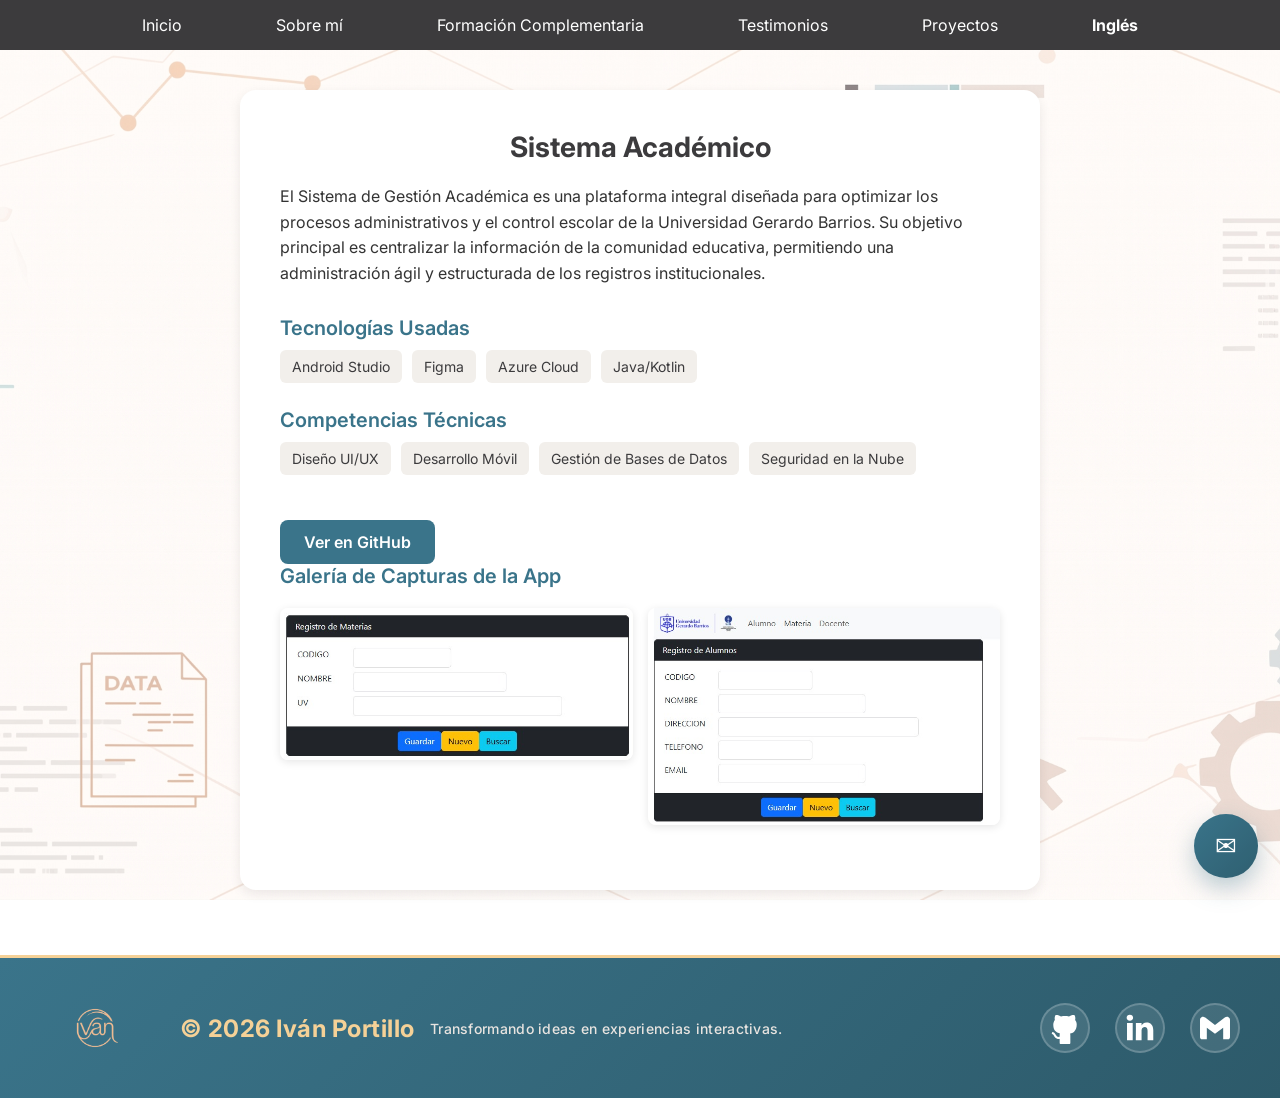
<file: sistema-academico.html>
<!DOCTYPE html>
<html lang="es">
<head>
<meta charset="UTF-8">
<meta name="viewport" content="width=device-width, initial-scale=1.0">

<title>Sistema Académico - Portafolio</title>

<link href="https://fonts.googleapis.com/css2?family=Inter:wght@300;400;600;700&display=swap" rel="stylesheet">

<link rel="stylesheet" href="estilos/estilos.css">
<style>
    .seccion_proyecto_detalle{
        background:transparent;
        padding:90px 7% 65px;
        position:relative;
        overflow:hidden;
    }

    .proyecto_detalle_contenido{
        max-width: 800px;
        margin: 0 auto;
        background: white;
        padding: 40px;
        border-radius: 16px;
        box-shadow: 0 4px 12px rgba(0,0,0,0.08);
    }

    .proyecto_titulo_detalle{
        font-size: 28px;
        font-weight: 700;
        color: var(--negro);
        margin-bottom: 20px;
        text-align: center;
    }

    .proyecto_resumen{
        font-size: 16px;
        line-height: 1.6;
        color: #333;
        margin-bottom: 30px;
    }

    .proyecto_seccion{
        margin-bottom: 25px;
    }

    .proyecto_seccion_titulo{
        font-size: 20px;
        font-weight: 600;
        color: var(--azul);
        margin-bottom: 10px;
    }

    .proyecto_lista{
        display: flex;
        flex-wrap: wrap;
        gap: 10px;
    }

    .proyecto_item{
        background: var(--gris-suave);
        padding: 8px 12px;
        border-radius: 6px;
        font-size: 14px;
        color: var(--negro);
    }

    .proyecto_github{
        display: inline-block;
        background: var(--azul);
        color: white;
        padding: 12px 24px;
        border-radius: 8px;
        text-decoration: none;
        font-weight: 600;
        transition: all 0.3s ease;
        margin-top: 20px;
    }

    .proyecto_github:hover{
        background: var(--amarillo);
        color: var(--negro);
    }
</style>
</head>

<body>

<header class="navegacion">

<nav class="menu">

<a href="index.html">Inicio</a>
<a href="sobre-mi.html">Sobre mí</a>
<a href="formacion.html">Formación Complementaria</a>
<a href="testimonios.html">Testimonios</a>
<a href="proyectos.html">Proyectos</a>
<a href="academic-system-en.html" class="lang-toggle" style="margin-left: 20px; font-weight: bold;">Inglés</a>

</nav>

</header>


<section class="seccion_proyecto_detalle">

    <div class="proyecto_detalle_contenido">

        <h1 class="proyecto_titulo_detalle">Sistema Académico</h1>

        <p class="proyecto_resumen">
            El Sistema de Gestión Académica es una plataforma integral diseñada para optimizar los procesos administrativos y el control escolar de la Universidad Gerardo Barrios. Su objetivo principal es centralizar la información de la comunidad educativa, permitiendo una administración ágil y estructurada de los registros institucionales.
        </p>

        <div class="proyecto_seccion">
            <h3 class="proyecto_seccion_titulo">Tecnologías Usadas</h3>
            <div class="proyecto_lista">
                <span class="proyecto_item">Android Studio</span>
                <span class="proyecto_item">Figma</span>
                <span class="proyecto_item">Azure Cloud</span>
                <span class="proyecto_item">Java/Kotlin</span>
            </div>
        </div>

        <div class="proyecto_seccion">
            <h3 class="proyecto_seccion_titulo">Competencias Técnicas</h3>
            <div class="proyecto_lista">
                <span class="proyecto_item">Diseño UI/UX</span>
                <span class="proyecto_item">Desarrollo Móvil</span>
                <span class="proyecto_item">Gestión de Bases de Datos</span>
                <span class="proyecto_item">Seguridad en la Nube</span>
            </div>
        </div>

        <a href="https://github.com/Ivan-Jr/PrograIV_semi_2025" class="proyecto_github" target="_blank">Ver en GitHub</a>

        <div class="proyecto_seccion">
            <h3 class="proyecto_seccion_titulo">Galería de Capturas de la App</h3>
            <div class="galeria_imagenes" style="display: grid; grid-template-columns: repeat(auto-fit, minmax(200px, 1fr)); gap: 15px; margin-top: 20px;">
                <img src="imag/sistema1.jpeg" alt="Captura 1" style="width: 100%; height: auto; border-radius: 8px; box-shadow: 0 2px 8px rgba(0,0,0,0.1);">
                <img src="imag/sistema2.jpeg" alt="Captura 2" style="width: 100%; height: auto; border-radius: 8px; box-shadow: 0 2px 8px rgba(0,0,0,0.1);">
            </div>
        </div>

    </div>

</section>

<footer class="footer_pagina">

<div class="footer_contenedor">
    <div class="footer_info">
        <img src="imag/profile.png" alt="Profile" style="height: 60px; width: auto; border-radius: 50%; margin-right: 15px; vertical-align: middle;">
        <h3 class="footer_nombre">© 2026 Iván Portillo</h3>
        <p class="footer_slogan">Transformando ideas en experiencias interactivas.</p>
    </div>

    <div class="footer_enlaces">
        <a id="btn-github" class="btn-red-social" href="https://github.com/Ivan-Jr" title="GitHub">
            <svg width="32px" height="32px" viewBox="0 0 15 15" fill="currentColor" xmlns="http://www.w3.org/2000/svg">
            <path d="M9.35762 2.14496C8.13548 1.86102 6.86444 1.86102 5.6423 2.14497C4.93642 1.71169 4.39704 1.51286 4.00502 1.42909C3.79189 1.38354 3.62296 1.37216 3.4959 1.37556C3.43249 1.37725 3.38001 1.38261 3.33821 1.38905C3.31733 1.39226 3.29919 1.39573 3.28375 1.39911C3.27603 1.4008 3.26899 1.40247 3.26264 1.40408L3.25362 1.40643L3.2495 1.40756L3.24753 1.40811L3.24563 1.40865C3.24562 1.40865 3.24563 1.40864 3.24563 1.40865C3.2452 1.40884 3.24731 1.41452 3.38299 1.88895L3.24563 1.40865C3.1036 1.44926 2.9868 1.55061 2.92657 1.68549C2.75841 2.06202 2.66657 2.46816 2.65635 2.88041C2.64875 3.18677 2.68634 3.49199 2.76743 3.78633C2.55433 4.04445 2.3807 4.33349 2.25276 4.64407C2.08484 5.05173 1.99894 5.4885 1.99998 5.92939C2.00011 7.48194 2.45815 8.52582 3.23873 9.19657C3.78563 9.66653 4.45048 9.91658 5.11619 10.0598C5.00626 10.3652 4.97773 10.6883 4.99998 11.0176V11.6158C4.59263 11.7015 4.31135 11.6744 4.11082 11.6082C3.85884 11.525 3.66566 11.3578 3.48139 11.1175C3.38806 10.9959 3.30208 10.8623 3.21179 10.7161L3.15448 10.6228C3.08377 10.5073 3.00746 10.3828 2.93045 10.2692C2.73964 9.9878 2.45813 9.63616 2.00195 9.51639L1.51834 9.38942L1.2644 10.3566L1.74801 10.4836C1.82746 10.5045 1.93204 10.5786 2.10279 10.8304C2.16553 10.9229 2.22538 11.0206 2.29372 11.1321C2.31518 11.1671 2.33753 11.2036 2.36102 11.2417C2.45488 11.3936 2.56253 11.5627 2.68796 11.7262C2.94119 12.0563 3.28597 12.389 3.79742 12.5578C4.14883 12.6738 4.54603 12.7016 4.99998 12.6319V14.5C4.99998 14.7761 5.22384 15 5.49998 15H9.49998C9.77613 15 9.99998 14.7761 9.99998 14.5V10.9375C9.99998 10.6217 9.98623 10.333 9.89735 10.0636C10.5597 9.92381 11.2193 9.67353 11.7626 9.20319C12.5429 8.52773 13 7.47445 13 5.9125L13 5.91089C12.9975 5.13212 12.7242 4.38197 12.2325 3.78635C12.3136 3.492 12.3512 3.18678 12.3436 2.88041C12.3334 2.46816 12.2416 2.06202 12.0734 1.68549C12.0131 1.55057 11.8963 1.44921 11.7542 1.40861L11.6169 1.88937C11.7542 1.40861 11.7528 1.40821 11.7523 1.40807L11.7504 1.40752L11.7462 1.4064L11.7372 1.40405C11.7309 1.40245 11.7238 1.40078 11.7161 1.39909C11.7007 1.39571 11.6826 1.39225 11.6617 1.38904C11.6199 1.38261 11.5674 1.37725 11.504 1.37556C11.3769 1.37216 11.2079 1.38354 10.9947 1.42908C10.6026 1.51286 10.0633 1.71168 9.35762 2.14496Z"/>
            </svg>
        </a>

        <a id="btn-linkedin" class="btn-red-social" href="https://www.linkedin.com/in/iván-portillo-8489853b6?utm_source=share_via&utm_content=profile&utm_medium=member_android" title="LinkedIn">
            <svg fill="currentColor" width="32px" height="32px" viewBox="-2 -2 24 24" xmlns="http://www.w3.org/2000/svg" preserveAspectRatio="xMinYMin" class="jam jam-linkedin"><path d='M19.959 11.719v7.379h-4.278v-6.885c0-1.73-.619-2.91-2.167-2.91-1.182 0-1.886.796-2.195 1.565-.113.275-.142.658-.142 1.043v7.187h-4.28s.058-11.66 0-12.869h4.28v1.824l-.028.042h.028v-.042c.568-.875 1.583-2.126 3.856-2.126 2.815 0 4.926 1.84 4.926 5.792zM2.421.026C.958.026 0 .986 0 2.249c0 1.235.93 2.224 2.365 2.224h.028c1.493 0 2.42-.989 2.42-2.224C4.787.986 3.887.026 2.422.026zM.254 19.098h4.278V6.229H.254v12.869z' /></svg>
        </a>

        <a id="btn-correo" class="btn-red-social" href="mailto:portilloivan919@gmail.com" title="Email">
            <svg fill="currentColor" width="32px" height="32px" viewBox="0 0 32 32" version="1.1" xmlns="http://www.w3.org/2000/svg">
            <title>gmail</title>
            <path d="M30.996 7.824v17.381c0 0 0 0 0 0.001 0 1.129-0.915 2.044-2.044 2.044-0 0-0 0-0.001 0h-4.772v-11.587l-8.179 6.136-8.179-6.136v11.588h-4.772c0 0 0 0-0 0-1.129 0-2.044-0.915-2.044-2.044 0-0 0-0.001 0-0.001v0-17.381c0-0 0-0.001 0-0.001 0-1.694 1.373-3.067 3.067-3.067 0.694 0 1.334 0.231 1.848 0.619l-0.008-0.006 10.088 7.567 10.088-7.567c0.506-0.383 1.146-0.613 1.84-0.613 1.694 0 3.067 1.373 3.067 3.067v0z"></path>
            </svg>
        </a>
    </div>
</div>

</footer>

<script src="scripts.js"></script>

</body>
</html>
</file>
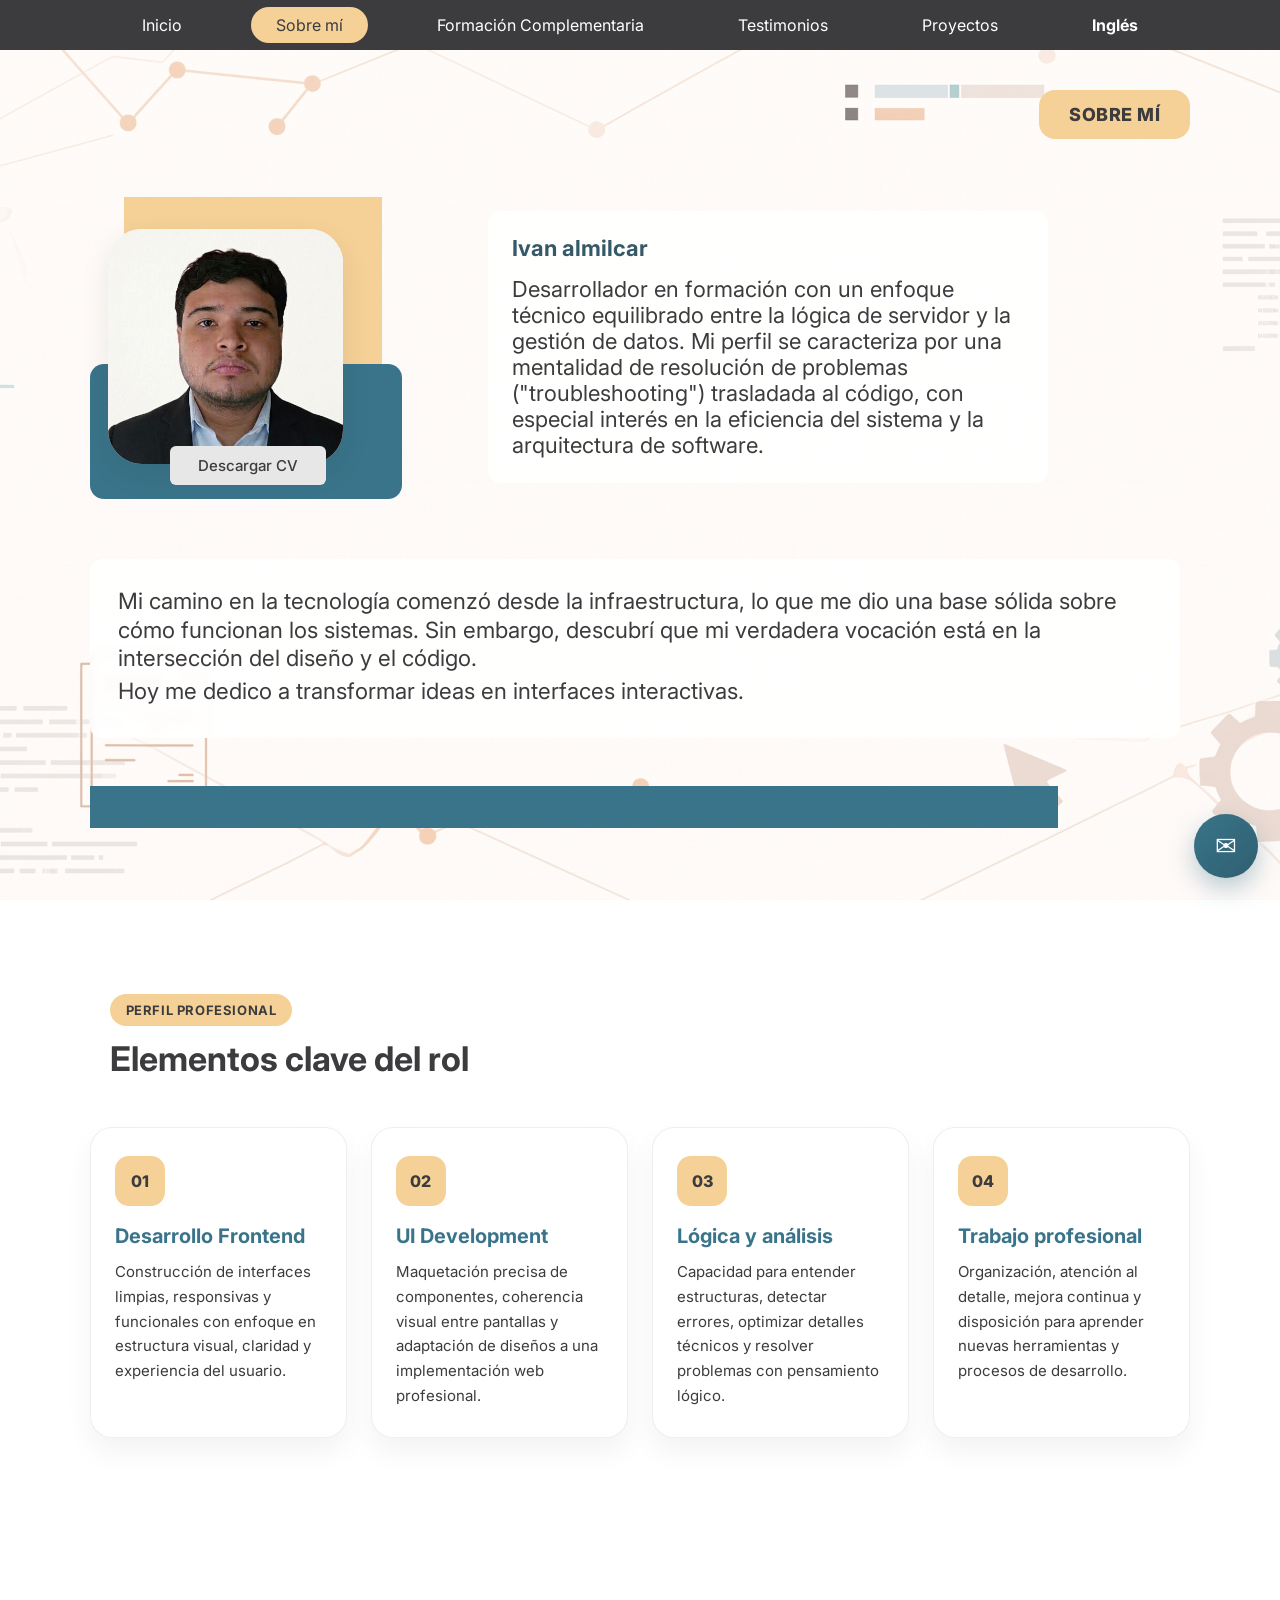
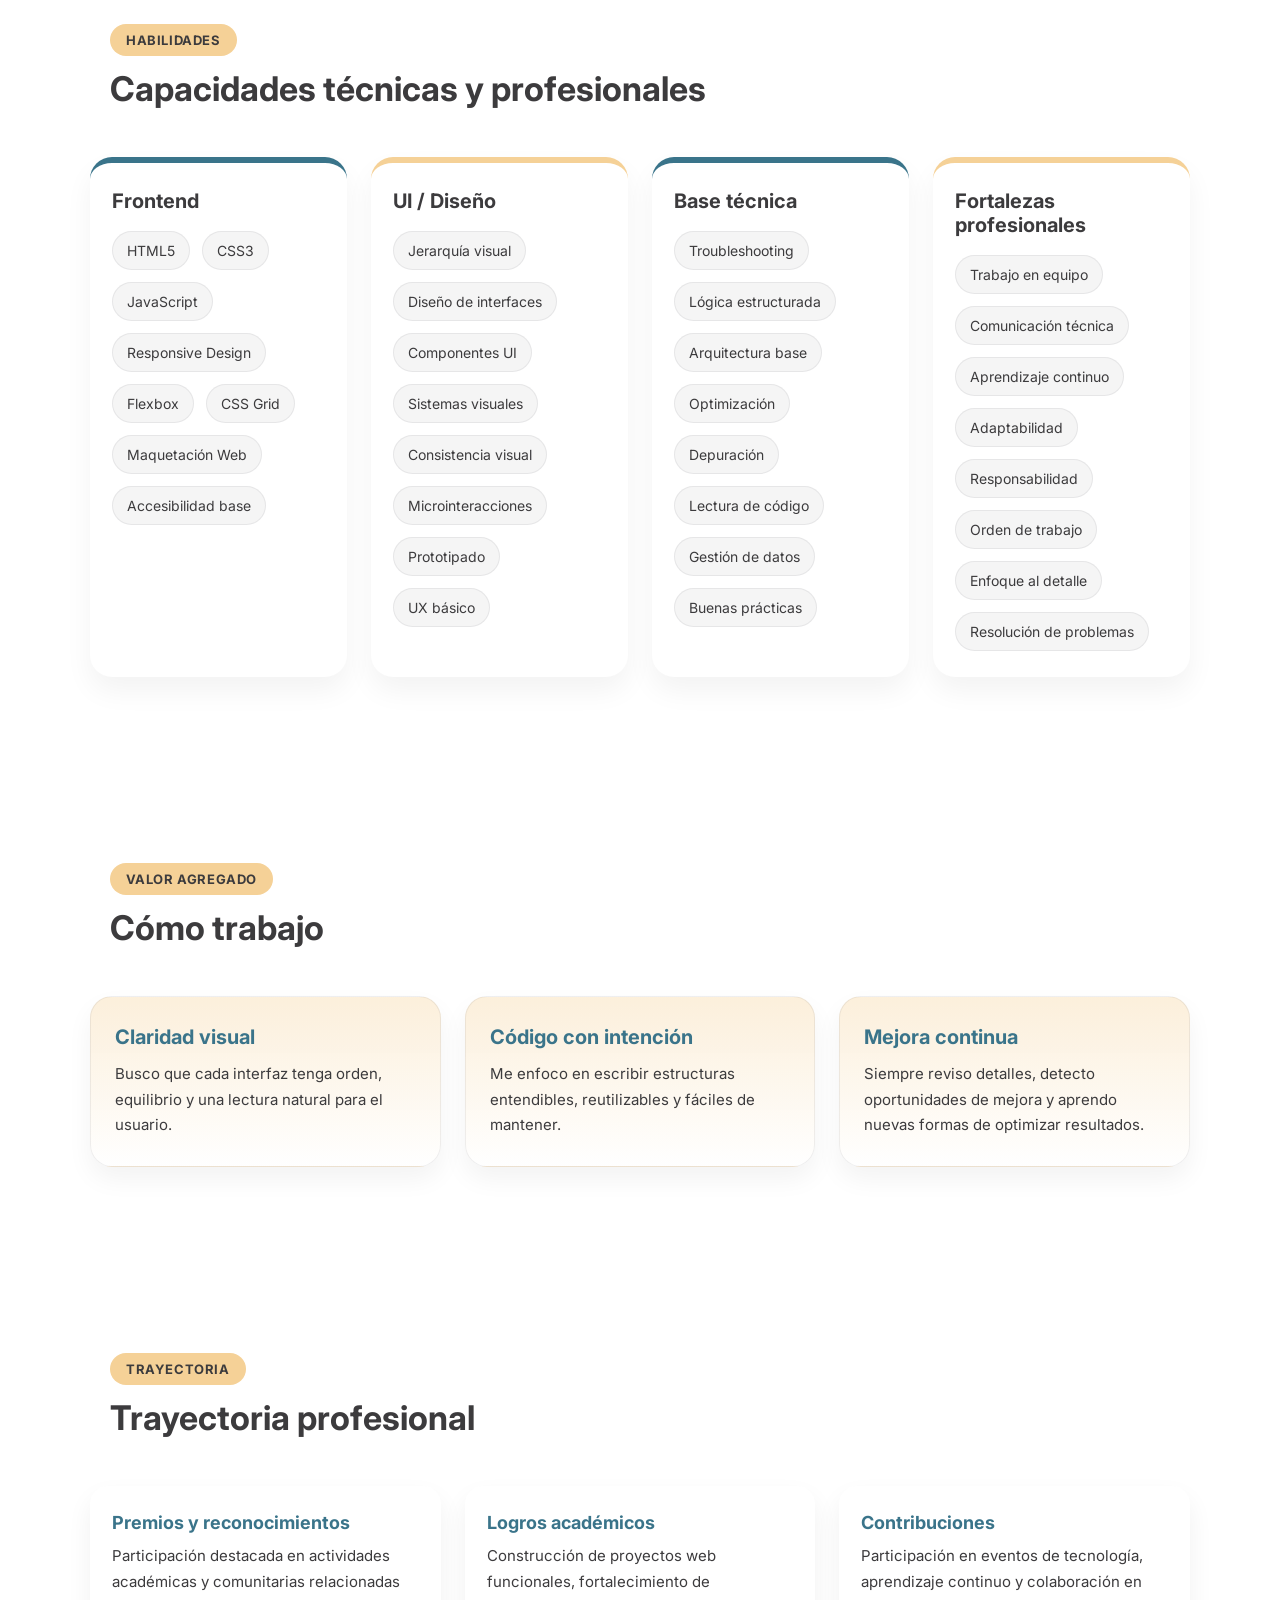
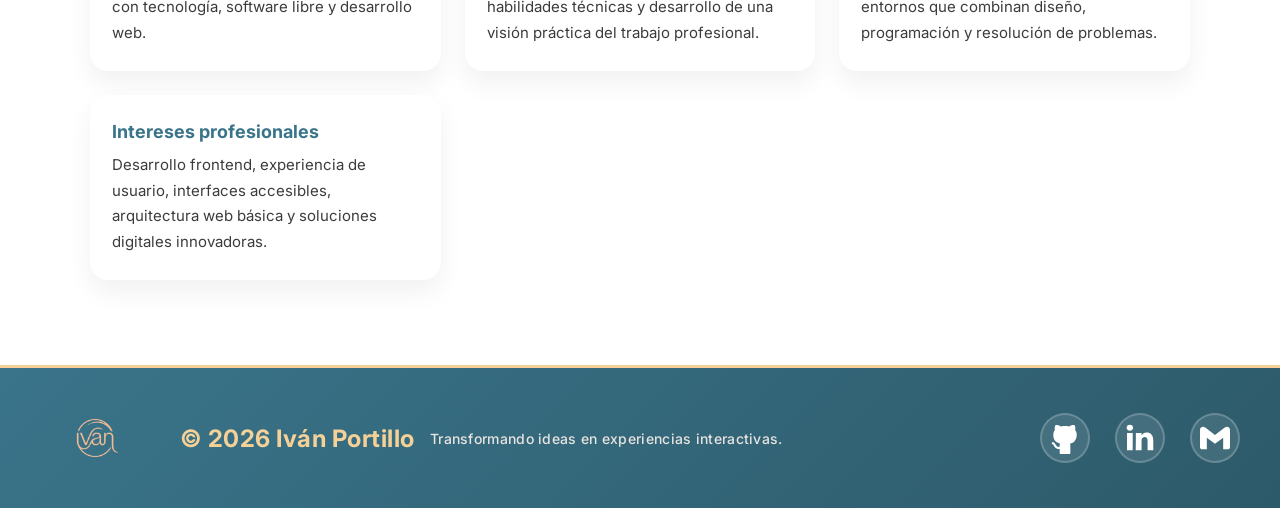
<file: sobre-mi.html>
<!DOCTYPE html>
<html lang="es">
<head>
<meta charset="UTF-8">
<meta name="viewport" content="width=device-width, initial-scale=1.0">

<title>Sobre mí - Portafolio</title>

<link href="https://fonts.googleapis.com/css2?family=Inter:wght@300;400;600;700&display=swap" rel="stylesheet">

<link rel="stylesheet" href="estilos/estilos.css">
</head>

<body>
<main>
<header class="navegacion">

<nav class="menu">

<a href="index.html">Inicio</a>
<a href="sobre-mi.html" class="activo">Sobre mí</a>
<a href="formacion.html">Formación Complementaria</a>
<a href="testimonios.html">Testimonios</a>
<a href="proyectos.html">Proyectos</a>
<a href="about-me.html" class="lang-toggle" style="margin-left: 20px; font-weight: bold;">Inglés</a>

</nav>

</header>


<section id="sobremi" class="seccion_sobremi">

    <div class="titulo_superior_sobre">
        <h2 class="titulo_seccion">SOBRE MÍ</h2>
    </div>

    <div class="sobre_principal">

        <div class="sobre_visual">
            <div class="bloque_amarillo"></div>
            <div class="bloque_azul"></div>

            <div class="marco_foto">
                <img src="imag/foto-profesional.jpg" alt="Foto de Iván">
            </div>

            <a class="btn-descargar-cv" href="cv/cv-Ivan-ovando-portillo.pdf" download>
                Descargar CV
            </a>
        </div>

        <div class="sobre_texto">
            <h3>Ivan almilcar</h3>

            <p>
                Desarrollador en formación con un enfoque técnico equilibrado entre la
                lógica de servidor y la gestión de datos. Mi perfil se caracteriza por una
                mentalidad de resolución de problemas ("troubleshooting") trasladada al
                código, con especial interés en la eficiencia del sistema y la arquitectura
                de software.
            </p>
        </div>

    </div>

    <div class="sobre_texto_inferior">
        <p>
            Mi camino en la tecnología comenzó desde la infraestructura, lo que me dio una base
            sólida sobre cómo funcionan los sistemas. Sin embargo, descubrí que mi verdadera
            vocación está en la intersección del diseño y el código.
        </p>

        <p>
            Hoy me dedico a transformar ideas en interfaces interactivas.
        </p>
    </div>

    <div class="franja_sobre"></div>

</section>


<section class="seccion_rol">

    <div class="encabezado_bloque">
        <span class="etiqueta_bloque">PERFIL PROFESIONAL</span>
        <h2>Elementos clave del rol</h2>
    </div>

    <div class="grid_rol">

        <article class="card_rol">
            <span class="numero_rol">01</span>
            <h3>Desarrollo Frontend</h3>
            <p>
                Construcción de interfaces limpias, responsivas y funcionales con enfoque
                en estructura visual, claridad y experiencia del usuario.
            </p>
        </article>

        <article class="card_rol">
            <span class="numero_rol">02</span>
            <h3>UI Development</h3>
            <p>
                Maquetación precisa de componentes, coherencia visual entre pantallas y
                adaptación de diseños a una implementación web profesional.
            </p>
        </article>

        <article class="card_rol">
            <span class="numero_rol">03</span>
            <h3>Lógica y análisis</h3>
            <p>
                Capacidad para entender estructuras, detectar errores, optimizar detalles
                técnicos y resolver problemas con pensamiento lógico.
            </p>
        </article>

        <article class="card_rol">
            <span class="numero_rol">04</span>
            <h3>Trabajo profesional</h3>
            <p>
                Organización, atención al detalle, mejora continua y disposición para aprender
                nuevas herramientas y procesos de desarrollo.
            </p>
        </article>

    </div>

</section>


<section class="seccion_habilidades" id="habilidades">

    <div class="encabezado_bloque">
        <span class="etiqueta_bloque">HABILIDADES</span>
        <h2>Capacidades técnicas y profesionales</h2>
    </div>

    <div class="grid_habilidades">

        <article class="card_habilidad">
            <h3>Frontend</h3>
            <ul class="lista_tags">
                <li>HTML5</li>
                <li>CSS3</li>
                <li>JavaScript</li>
                <li>Responsive Design</li>
                <li>Flexbox</li>
                <li>CSS Grid</li>
                <li>Maquetación Web</li>
                <li>Accesibilidad base</li>
            </ul>
        </article>

        <article class="card_habilidad">
            <h3>UI / Diseño</h3>
            <ul class="lista_tags">
                <li>Jerarquía visual</li>
                <li>Diseño de interfaces</li>
                <li>Componentes UI</li>
                <li>Sistemas visuales</li>
                <li>Consistencia visual</li>
                <li>Microinteracciones</li>
                <li>Prototipado</li>
                <li>UX básico</li>
            </ul>
        </article>

        <article class="card_habilidad">
            <h3>Base técnica</h3>
            <ul class="lista_tags">
                <li>Troubleshooting</li>
                <li>Lógica estructurada</li>
                <li>Arquitectura base</li>
                <li>Optimización</li>
                <li>Depuración</li>
                <li>Lectura de código</li>
                <li>Gestión de datos</li>
                <li>Buenas prácticas</li>
            </ul>
        </article>

        <article class="card_habilidad">
            <h3>Fortalezas profesionales</h3>
            <ul class="lista_tags">
                <li>Trabajo en equipo</li>
                <li>Comunicación técnica</li>
                <li>Aprendizaje continuo</li>
                <li>Adaptabilidad</li>
                <li>Responsabilidad</li>
                <li>Orden de trabajo</li>
                <li>Enfoque al detalle</li>
                <li>Resolución de problemas</li>
            </ul>
        </article>

    </div>

</section>


<section class="seccion_valor">

    <div class="encabezado_bloque">
        <span class="etiqueta_bloque">VALOR AGREGADO</span>
        <h2>Cómo trabajo</h2>
    </div>

    <div class="grid_valor">

        <article class="card_valor">
            <h3>Claridad visual</h3>
            <p>
                Busco que cada interfaz tenga orden, equilibrio y una lectura natural
                para el usuario.
            </p>
        </article>

        <article class="card_valor">
            <h3>Código con intención</h3>
            <p>
                Me enfoco en escribir estructuras entendibles, reutilizables y fáciles
                de mantener.
            </p>
        </article>

        <article class="card_valor">
            <h3>Mejora continua</h3>
            <p>
                Siempre reviso detalles, detecto oportunidades de mejora y aprendo nuevas
                formas de optimizar resultados.
            </p>
        </article>

    </div>

</section>

<section id="trayectoria" class="seccion_trayectoria">

    <div class="encabezado_bloque">
        <span class="etiqueta_bloque">TRAYECTORIA</span>
        <h2>Trayectoria profesional</h2>
    </div>

    <div class="grid_trayectoria">
        <article class="card_trayectoria">
            <h3>Premios y reconocimientos</h3>
            <p>Participación destacada en actividades académicas y comunitarias relacionadas con tecnología, software libre y desarrollo web.</p>
        </article>
        <article class="card_trayectoria">
            <h3>Logros académicos</h3>
            <p>Construcción de proyectos web funcionales, fortalecimiento de habilidades técnicas y desarrollo de una visión práctica del trabajo profesional.</p>
        </article>
        <article class="card_trayectoria">
            <h3>Contribuciones</h3>
            <p>Participación en eventos de tecnología, aprendizaje continuo y colaboración en entornos que combinan diseño, programación y resolución de problemas.</p>
        </article>
        <article class="card_trayectoria">
            <h3>Intereses profesionales</h3>
            <p>Desarrollo frontend, experiencia de usuario, interfaces accesibles, arquitectura web básica y soluciones digitales innovadoras.</p>
        </article>
    </div>

</section>

<footer class="footer_pagina">

<div class="footer_contenedor">
    <div class="footer_info">
        <img src="imag/profile.png" alt="Profile" style="height: 60px; width: auto; border-radius: 50%; margin-right: 15px; vertical-align: middle;">
        <h3 class="footer_nombre">© 2026 Iván Portillo</h3>
        <p class="footer_slogan">Transformando ideas en experiencias interactivas.</p>
    </div>

    <div class="footer_enlaces">
        <a id="btn-github" class="btn-red-social" href="https://github.com/Ivan-Jr" title="GitHub">
            <svg width="32px" height="32px" viewBox="0 0 15 15" fill="currentColor" xmlns="http://www.w3.org/2000/svg">
            <path d="M9.35762 2.14496C8.13548 1.86102 6.86444 1.86102 5.6423 2.14497C4.93642 1.71169 4.39704 1.51286 4.00502 1.42909C3.79189 1.38354 3.62296 1.37216 3.4959 1.37556C3.43249 1.37725 3.38001 1.38261 3.33821 1.38905C3.31733 1.39226 3.29919 1.39573 3.28375 1.39911C3.27603 1.4008 3.26899 1.40247 3.26264 1.40408L3.25362 1.40643L3.2495 1.40756L3.24753 1.40811L3.24563 1.40865C3.24562 1.40865 3.24563 1.40864 3.24563 1.40865C3.2452 1.40884 3.24731 1.41452 3.38299 1.88895L3.24563 1.40865C3.1036 1.44926 2.9868 1.55061 2.92657 1.68549C2.75841 2.06202 2.66657 2.46816 2.65635 2.88041C2.64875 3.18677 2.68634 3.49199 2.76743 3.78633C2.55433 4.04445 2.3807 4.33349 2.25276 4.64407C2.08484 5.05173 1.99894 5.4885 1.99998 5.92939C2.00011 7.48194 2.45815 8.52582 3.23873 9.19657C3.78563 9.66653 4.45048 9.91658 5.11619 10.0598C5.00626 10.3652 4.97773 10.6883 4.99998 11.0176V11.6158C4.59263 11.7015 4.31135 11.6744 4.11082 11.6082C3.85884 11.525 3.66566 11.3578 3.48139 11.1175C3.38806 10.9959 3.30208 10.8623 3.21179 10.7161L3.15448 10.6228C3.08377 10.5073 3.00746 10.3828 2.93045 10.2692C2.73964 9.9878 2.45813 9.63616 2.00195 9.51639L1.51834 9.38942L1.2644 10.3566L1.74801 10.4836C1.82746 10.5045 1.93204 10.5786 2.10279 10.8304C2.16553 10.9229 2.22538 11.0206 2.29372 11.1321C2.31518 11.1671 2.33753 11.2036 2.36102 11.2417C2.45488 11.3936 2.56253 11.5627 2.68796 11.7262C2.94119 12.0563 3.28597 12.389 3.79742 12.5578C4.14883 12.6738 4.54603 12.7016 4.99998 12.6319V14.5C4.99998 14.7761 5.22384 15 5.49998 15H9.49998C9.77613 15 9.99998 14.7761 9.99998 14.5V10.9375C9.99998 10.6217 9.98623 10.333 9.89735 10.0636C10.5597 9.92381 11.2193 9.67353 11.7626 9.20319C12.5429 8.52773 13 7.47445 13 5.9125L13 5.91089C12.9975 5.13212 12.7242 4.38197 12.2325 3.78635C12.3136 3.492 12.3512 3.18678 12.3436 2.88041C12.3334 2.46816 12.2416 2.06202 12.0734 1.68549C12.0131 1.55057 11.8963 1.44921 11.7542 1.40861L11.6169 1.88937C11.7542 1.40861 11.7528 1.40821 11.7523 1.40807L11.7504 1.40752L11.7462 1.4064L11.7372 1.40405C11.7309 1.40245 11.7238 1.40078 11.7161 1.39909C11.7007 1.39571 11.6826 1.39225 11.6617 1.38904C11.6199 1.38261 11.5674 1.37725 11.504 1.37556C11.3769 1.37216 11.2079 1.38354 10.9947 1.42908C10.6026 1.51286 10.0633 1.71168 9.35762 2.14496Z"/>
            </svg>
        </a>

        <a id="btn-linkedin" class="btn-red-social" href="https://www.linkedin.com/in/iván-portillo-8489853b6?utm_source=share_via&utm_content=profile&utm_medium=member_android" title="LinkedIn">
            <svg fill="currentColor" width="32px" height="32px" viewBox="-2 -2 24 24" xmlns="http://www.w3.org/2000/svg" preserveAspectRatio="xMinYMin" class="jam jam-linkedin"><path d='M19.959 11.719v7.379h-4.278v-6.885c0-1.73-.619-2.91-2.167-2.91-1.182 0-1.886.796-2.195 1.565-.113.275-.142.658-.142 1.043v7.187h-4.28s.058-11.66 0-12.869h4.28v1.824l-.028.042h.028v-.042c.568-.875 1.583-2.126 3.856-2.126 2.815 0 4.926 1.84 4.926 5.792zM2.421.026C.958.026 0 .986 0 2.249c0 1.235.93 2.224 2.365 2.224h.028c1.493 0 2.42-.989 2.42-2.224C4.787.986 3.887.026 2.422.026zM.254 19.098h4.278V6.229H.254v12.869z' /></svg>
        </a>

        <a id="btn-correo" class="btn-red-social" href="mailto:portilloivan919@gmail.com" title="Email">
            <svg fill="currentColor" width="32px" height="32px" viewBox="0 0 32 32" version="1.1" xmlns="http://www.w3.org/2000/svg">
            <title>gmail</title>
            <path d="M30.996 7.824v17.381c0 0 0 0 0 0.001 0 1.129-0.915 2.044-2.044 2.044-0 0-0 0-0.001 0h-4.772v-11.587l-8.179 6.136-8.179-6.136v11.588h-4.772c0 0 0 0-0 0-1.129 0-2.044-0.915-2.044-2.044 0-0 0-0.001 0-0.001v0-17.381c0-0 0-0.001 0-0.001 0-1.694 1.373-3.067 3.067-3.067 0.694 0 1.334 0.231 1.848 0.619l-0.008-0.006 10.088 7.567 10.088-7.567c0.506-0.383 1.146-0.613 1.84-0.613 1.694 0 3.067 1.373 3.067 3.067v0z"></path>
            </svg>
        </a>
    </div>
</div>

</footer>
</main>

<script src="scripts.js"></script>

</body>
</html>
</file>
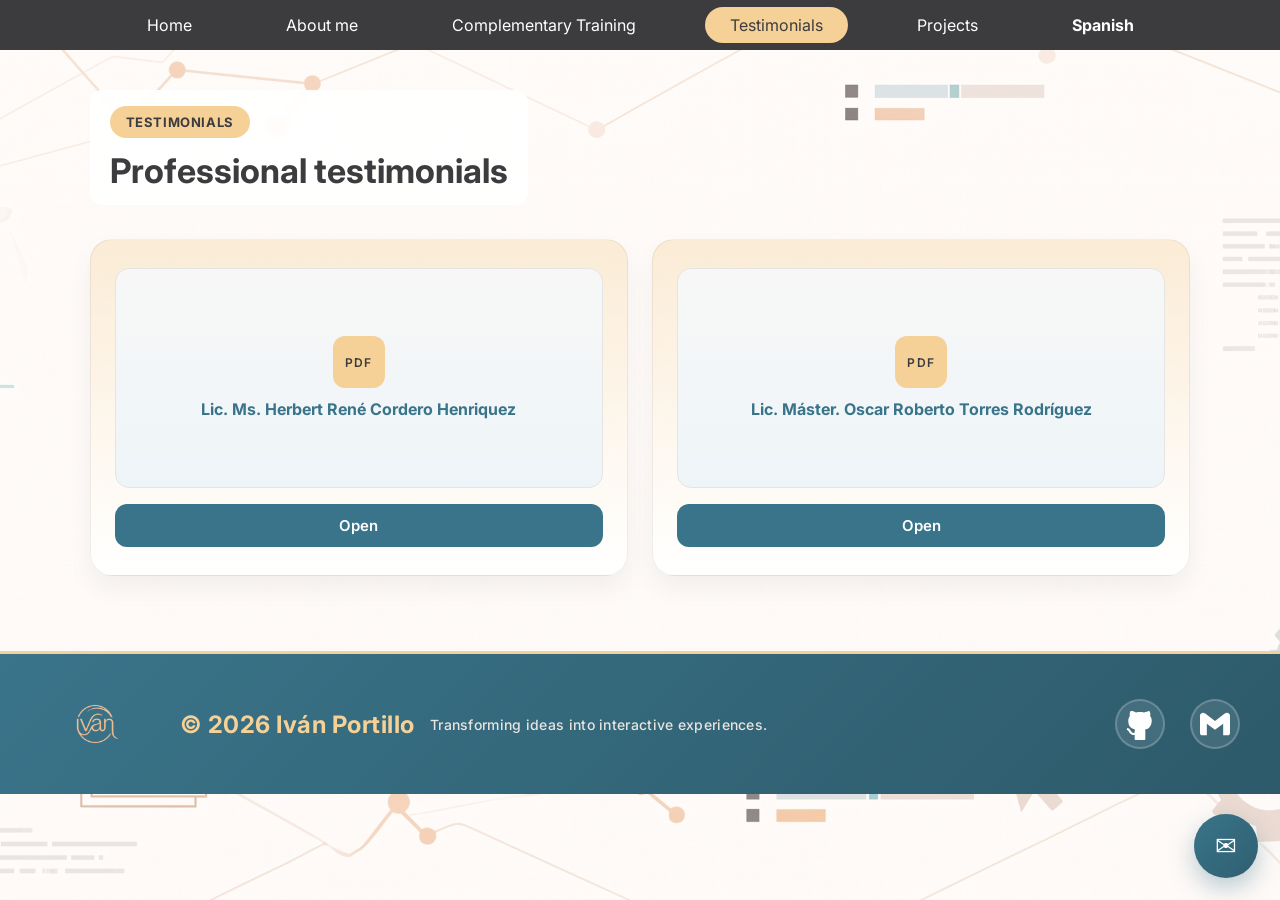
<file: testimonials.html>
<!DOCTYPE html>
<html lang="en">
<head>
<meta charset="UTF-8">
<meta name="viewport" content="width=device-width, initial-scale=1.0">

<title>Testimonials - Portfolio</title>

<link href="https://fonts.googleapis.com/css2?family=Inter:wght@300;400;600;700&display=swap" rel="stylesheet">

<link rel="stylesheet" href="estilos/estilos.css">
</head>

<body>

<header class="navegacion">

<nav class="menu">

<a href="index-en.html">Home</a>
<a href="about-me.html">About me</a>
<a href="training.html">Complementary Training</a>
<a href="testimonials.html" class="activo">Testimonials</a>
<a href="projects.html">Projects</a>
<a href="testimonios.html" class="lang-toggle" style="margin-left: 20px; font-weight: bold;">Spanish</a>

</nav>

</header>

<section class="seccion_valor" style="padding: 90px 7% 65px;">

    <div class="encabezado_bloque">
        <span class="etiqueta_bloque">TESTIMONIALS</span>
        <h2>Professional testimonials</h2>
    </div>

    <div class="grid_valor" style="margin: 30px 0 10px;">
        <article class="card_valor document-card" data-title="Lic. Ms. Herbert René Cordero Henriquez" data-pdf="pdf/CartaIvan.pdf">
            <div class="document-preview">
                <span>PDF</span>
                <strong>Lic. Ms. Herbert René Cordero Henriquez</strong>
            </div>
            <button type="button" class="document-open-btn" data-title="Lic. Ms. Herbert René Cordero Henriquez" data-pdf="pdf/CartaIvan.pdf">
                Open
            </button>
        </article>

        <article class="card_valor document-card" data-title="Lic. Máster. Oscar Roberto Torres Rodríguez" data-pdf="pdf/recomendacion_Ivan.pdf">
            <div class="document-preview">
                <span>PDF</span>
                <strong>Lic. Máster. Oscar Roberto Torres Rodríguez</strong>
            </div>
            <button type="button" class="document-open-btn" data-title="Lic. Máster. Oscar Roberto Torres Rodríguez" data-pdf="pdf/recomendacion_Ivan.pdf">
                Open
            </button>
        </article>
    </div>

</section>

<div class="document-modal" aria-hidden="true">
    <div class="document-modal-panel">
        <div class="document-modal-header">
            <h3 class="document-modal-title">Document</h3>
            <button type="button" class="document-modal-close" aria-label="Close">×</button>
        </div>
        <div class="document-modal-body">
            <iframe class="document-modal-preview" title="Document preview"></iframe>
            <div class="document-modal-actions">
                <a class="document-modal-open" href="#" target="_blank" rel="noopener noreferrer">Open full size</a>
            </div>
        </div>
    </div>
</div>

<footer class="footer_pagina">

<div class="footer_contenedor">
    <div class="footer_info">
        <img src="imag/profile.png" alt="Profile" style="height: 60px; width: auto; border-radius: 50%; margin-right: 15px; vertical-align: middle;">
        <h3 class="footer_nombre">© 2026 Iván Portillo</h3>
        <p class="footer_slogan">Transforming ideas into interactive experiences.</p>
    </div>

    <div class="footer_enlaces">
        <a id="btn-github" class="btn-red-social" href="https://github.com/Ivan-Jr" title="GitHub">
            <svg width="32px" height="32px" viewBox="0 0 15 15" fill="currentColor" xmlns="http://www.w3.org/2000/svg">
            <path d="M9.35762 2.14496C8.13548 1.86102 6.86444 1.86102 5.6423 2.14497C4.93642 1.71169 4.39704 1.51286 4.00502 1.42909C3.79189 1.38354 3.62296 1.37216 3.4959 1.37556C3.43249 1.37725 3.38001 1.38261 3.33821 1.38905C3.31733 1.39226 3.29919 1.39573 3.28375 1.39911C3.27603 1.4008 3.26899 1.40247 3.26264 1.40408L3.25362 1.40643L3.2495 1.40756L3.24753 1.40811L3.24563 1.40865C3.24562 1.40865 3.24563 1.40864 3.24563 1.40865C3.2452 1.40884 3.24731 1.41452 3.38299 1.88895L3.24563 1.40865C3.1036 1.44926 2.9868 1.55061 2.92657 1.68549C2.75841 2.06202 2.66657 2.46816 2.65635 2.88041C2.64875 3.18677 2.68634 3.49199 2.76743 3.78633C2.55433 4.04445 2.3807 4.33349 2.25276 4.64407C2.08484 5.05173 1.99894 5.4885 1.99998 5.92939C2.00011 7.48194 2.45815 8.52582 3.23873 9.19657C3.78563 9.66653 4.45048 9.91658 5.11619 10.0598C5.00626 10.3652 4.97773 10.6883 4.99998 11.0176V11.6158C4.59263 11.7015 4.31135 11.6744 4.11082 11.6082C3.85884 11.525 3.66566 11.3578 3.48139 11.1175C3.38806 10.9959 3.30208 10.8623 3.21179 10.7161L3.15448 10.6228C3.08377 10.5073 3.00746 10.3828 2.93045 10.2692C2.73964 9.9878 2.45813 9.63616 2.00195 9.51639L1.51834 9.38942L1.2644 10.3566L1.74801 10.4836C1.82746 10.5045 1.93204 10.5786 2.10279 10.8304C2.16553 10.9229 2.22538 11.0206 2.29372 11.1321C2.31518 11.1671 2.33753 11.2036 2.36102 11.2417C2.45488 11.3936 2.56253 11.5627 2.68796 11.7262C2.94119 12.0563 3.28597 12.389 3.79742 12.5578C4.14883 12.6738 4.54603 12.7016 4.99998 12.6319V14.5C4.99998 14.7761 5.22384 15 5.49998 15H9.49998C9.77613 15 9.99998 14.7761 9.99998 14.5V10.9375C9.99998 10.6217 9.98623 10.333 9.89735 10.0636C10.5597 9.92381 11.2193 9.67353 11.7626 9.20319C12.5429 8.52773 13 7.47445 13 5.9125L13 5.91089C12.9975 5.13212 12.7242 4.38197 12.2325 3.78635C12.3136 3.492 12.3512 3.18678 12.3436 2.88041C12.3334 2.46816 12.2416 2.06202 12.0734 1.68549C12.0131 1.55057 11.8963 1.44921 11.7542 1.40861L11.6169 1.88937C11.7542 1.40861 11.7528 1.40821 11.7523 1.40807L11.7504 1.40752L11.7462 1.4064L</path>
            </svg>
        </a>

        <a id="btn-linkedin" class="btn-red-social" href="https://www.linkedin.com/in/iván-portillo-8489853b6?utm_source=share_via&utm_content=profile&utm_medium=member_android" title="LinkedIn">
            <svg fill="currentColor" width="32px" height="32px" viewBox="-2 -2 24 24" xmlns="http://www.w3.org/2000/svg" preserveAspectRatio="xMinYMin" class="jam jam-linkedin"><path d='M19.959 11.719v7.379h-4.278v-6.885c0-1.73-.619-2.91-2.167-2.91-1.182 0-1.886.796-2.195 1.565-.113.275-.142.658-.142 1.043v7.187h-4.28s.058-11.66 0-12.869h4.28v1.824l-.028.042h.028v-.042c.568-.875 1.583-2.126 3.856-2.126 2.815 0 4.926 1.84 4.926 5.792zM2.421.026C.958.026 0 .986 0 2.249c0 1.235.93 2.224 2.365 2.224h.028c1.493 0 2.42-.989 2.42-2.224C4.787.986 3.887.026 2.422.026zM.254 19.098h4.278V6.229H.254v12.869z' /></svg>
        </a>

        <a id="btn-correo" class="btn-red-social" href="mailto:portilloivan919@gmail.com" title="Email">
            <svg fill="currentColor" width="32px" height="32px" viewBox="0 0 32 32" version="1.1" xmlns="http://www.w3.org/2000/svg">
            <title>gmail</title>
            <path d="M30.996 7.824v17.381c0 0 0 0 0 0.001 0 1.129-0.915 2.044-2.044 2.044-0 0-0 0-0.001 0h-4.772v-11.587l-8.179 6.136-8.179-6.136v11.588h-4.772c0 0 0 0-0 0-1.129 0-2.044-0.915-2.044-2.044 0-0 0-0.001 0-0.001v0-17.381c0-0 0-0.001 0-0.001 0-1.694 1.373-3.067 3.067-3.067 0.694 0 1.334 0.231 1.848 0.619l-0.008-0.006 10.088 7.567 10.088-7.567c0.506-0.383 1.146-0.613 1.84-0.613 1.694 0 3.067 1.373 3.067 3.067v0z"></path>
            </svg>
        </a>
    </div>
</div>

</footer>

<script src="scripts.js"></script>

</body>
</html>
</file>
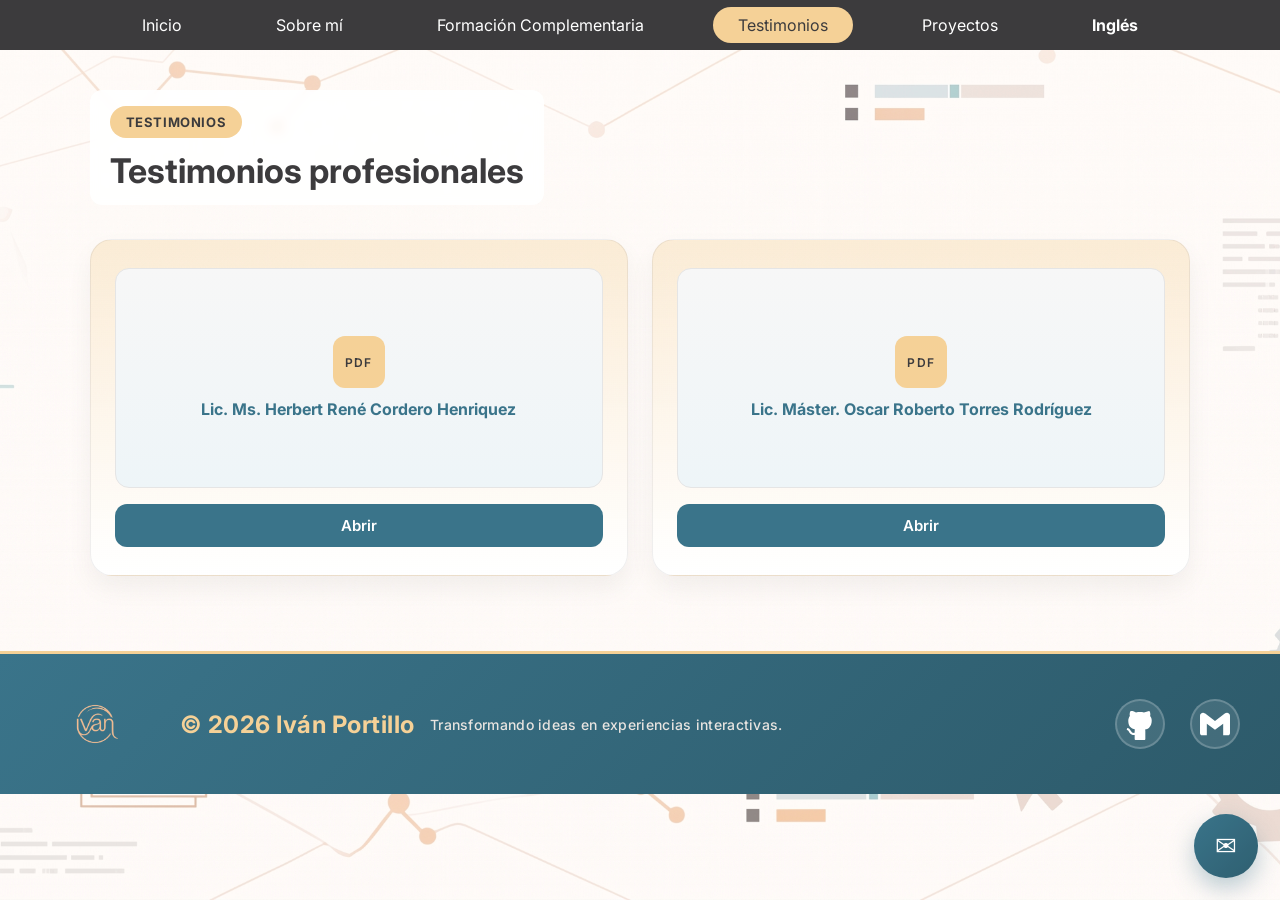
<file: testimonios.html>
<!DOCTYPE html>
<html lang="es">
<head>
<meta charset="UTF-8">
<meta name="viewport" content="width=device-width, initial-scale=1.0">

<title>Testimonios - Portafolio</title>

<link href="https://fonts.googleapis.com/css2?family=Inter:wght@300;400;600;700&display=swap" rel="stylesheet">

<link rel="stylesheet" href="estilos/estilos.css">
</head>

<body>

<header class="navegacion">

<nav class="menu">

<a href="index.html">Inicio</a>
<a href="sobre-mi.html">Sobre mí</a>
<a href="formacion.html">Formación Complementaria</a>
<a href="testimonios.html" class="activo">Testimonios</a>
<a href="proyectos.html">Proyectos</a>
<a href="testimonials.html" class="lang-toggle" style="margin-left: 20px; font-weight: bold;">Inglés</a>

</nav>

</header>

<section class="seccion_valor" style="padding: 90px 7% 65px;">

    <div class="encabezado_bloque">
        <span class="etiqueta_bloque">TESTIMONIOS</span>
        <h2>Testimonios profesionales</h2>
    </div>

    <div class="grid_valor" style="margin: 30px 0 10px;">
        <article class="card_valor document-card" data-title="Lic. Ms. Herbert René Cordero Henriquez" data-pdf="pdf/CartaIvan.pdf">
            <div class="document-preview">
                <span>PDF</span>
                <strong>Lic. Ms. Herbert René Cordero Henriquez</strong>
            </div>
            <button type="button" class="document-open-btn" data-title="Lic. Ms. Herbert René Cordero Henriquez" data-pdf="pdf/CartaIvan.pdf">
                Abrir
            </button>
        </article>

        <article class="card_valor document-card" data-title="Lic. Máster. Oscar Roberto Torres Rodríguez" data-pdf="pdf/recomendacion_Ivan.pdf">
            <div class="document-preview">
                <span>PDF</span>
                <strong>Lic. Máster. Oscar Roberto Torres Rodríguez</strong>
            </div>
            <button type="button" class="document-open-btn" data-title="Lic. Máster. Oscar Roberto Torres Rodríguez" data-pdf="pdf/recomendacion_Ivan.pdf">
                Abrir
            </button>
        </article>
    </div>

</section>

<div class="document-modal" aria-hidden="true">
    <div class="document-modal-panel">
        <div class="document-modal-header">
            <h3 class="document-modal-title">Documento</h3>
            <button type="button" class="document-modal-close" aria-label="Cerrar">×</button>
        </div>
        <div class="document-modal-body">
            <iframe class="document-modal-preview" title="Vista previa del documento"></iframe>
            <div class="document-modal-actions">
                <a class="document-modal-open" href="#" target="_blank" rel="noopener noreferrer">Abrir tamaño completo</a>
            </div>
        </div>
    </div>
</div>

<footer class="footer_pagina">

<div class="footer_contenedor">
    <div class="footer_info">
        <img src="imag/profile.png" alt="Profile" style="height: 60px; width: auto; border-radius: 50%; margin-right: 15px; vertical-align: middle;">
        <h3 class="footer_nombre">© 2026 Iván Portillo</h3>
        <p class="footer_slogan">Transformando ideas en experiencias interactivas.</p>
    </div>

    <div class="footer_enlaces">
        <a id="btn-github" class="btn-red-social" href="https://github.com/Ivan-Jr" title="GitHub">
            <svg width="32px" height="32px" viewBox="0 0 15 15" fill="currentColor" xmlns="http://www.w3.org/2000/svg">
            <path d="M9.35762 2.14496C8.13548 1.86102 6.86444 1.86102 5.6423 2.14497C4.93642 1.71169 4.39704 1.51286 4.00502 1.42909C3.79189 1.38354 3.62296 1.37216 3.4959 1.37556C3.43249 1.37725 3.38001 1.38261 3.33821 1.38905C3.31733 1.39226 3.29919 1.39573 3.28375 1.39911C3.27603 1.4008 3.26899 1.40247 3.26264 1.40408L3.25362 1.40643L3.2495 1.40756L3.24753 1.40811L3.24563 1.40865C3.24562 1.40865 3.24563 1.40864 3.24563 1.40865C3.2452 1.40884 3.24731 1.41452 3.38299 1.88895L3.24563 1.40865C3.1036 1.44926 2.9868 1.55061 2.92657 1.68549C2.75841 2.06202 2.66657 2.46816 2.65635 2.88041C2.64875 3.18677 2.68634 3.49199 2.76743 3.78633C2.55433 4.04445 2.3807 4.33349 2.25276 4.64407C2.08484 5.05173 1.99894 5.4885 1.99998 5.92939C2.00011 7.48194 2.45815 8.52582 3.23873 9.19657C3.78563 9.66653 4.45048 9.91658 5.11619 10.0598C5.00626 10.3652 4.97773 10.6883 4.99998 11.0176V11.6158C4.59263 11.7015 4.31135 11.6744 4.11082 11.6082C3.85884 11.525 3.66566 11.3578 3.48139 11.1175C3.38806 10.9959 3.30208 10.8623 3.21179 10.7161L3.15448 10.6228C3.08377 10.5073 3.00746 10.3828 2.93045 10.2692C2.73964 9.9878 2.45813 9.63616 2.00195 9.51639L1.51834 9.38942L1.2644 10.3566L1.74801 10.4836C1.82746 10.5045 1.93204 10.5786 2.10279 10.8304C2.16553 10.9229 2.22538 11.0206 2.29372 11.1321C2.31518 11.1671 2.33753 11.2036 2.36102 11.2417C2.45488 11.3936 2.56253 11.5627 2.68796 11.7262C2.94119 12.0563 3.28597 12.389 3.79742 12.5578C4.14883 12.6738 4.54603 12.7016 4.99998 12.6319V14.5C4.99998 14.7761 5.22384 15 5.49998 15H9.49998C9.77613 15 9.99998 14.7761 9.99998 14.5V10.9375C9.99998 10.6217 9.98623 10.333 9.89735 10.0636C10.5597 9.92381 11.2193 9.67353 11.7626 9.20319C12.5429 8.52773 13 7.47445 13 5.9125L13 5.91089C12.9975 5.13212 12.7242 4.38197 12.2325 3.78635C12.3136 3.492 12.3512 3.18678 12.3436 2.88041C12.3334 2.46816 12.2416 2.06202 12.0734 1.68549C12.0131 1.55057 11.8963 1.44921 11.7542 1.40861L11.6169 1.88937C11.7542 1.40861 11.7528 1.40821 11.7523 1.40807L11.7504 1.40752L11.7462 1.4064L</path>
            </svg>
        </a>

        <a id="btn-linkedin" class="btn-red-social" href="https://www.linkedin.com/in/iván-portillo-8489853b6?utm_source=share_via&utm_content=profile&utm_medium=member_android" title="LinkedIn">
            <svg fill="currentColor" width="32px" height="32px" viewBox="-2 -2 24 24" xmlns="http://www.w3.org/2000/svg" preserveAspectRatio="xMinYMin" class="jam jam-linkedin"><path d='M19.959 11.719v7.379h-4.278v-6.885c0-1.73-.619-2.91-2.167-2.91-1.182 0-1.886.796-2.195 1.565-.113.275-.142.658-.142 1.043v7.187h-4.28s.058-11.66 0-12.869h4.28v1.824l-.028.042h.028v-.042c.568-.875 1.583-2.126 3.856-2.126 2.815 0 4.926 1.84 4.926 5.792zM2.421.026C.958.026 0 .986 0 2.249c0 1.235.93 2.224 2.365 2.224h.028c1.493 0 2.42-.989 2.42-2.224C4.787.986 3.887.026 2.422.026zM.254 19.098h4.278V6.229H.254v12.869z' /></svg>
        </a>

        <a id="btn-correo" class="btn-red-social" href="mailto:portilloivan919@gmail.com" title="Email">
            <svg fill="currentColor" width="32px" height="32px" viewBox="0 0 32 32" version="1.1" xmlns="http://www.w3.org/2000/svg">
            <title>gmail</title>
            <path d="M30.996 7.824v17.381c0 0 0 0 0 0.001 0 1.129-0.915 2.044-2.044 2.044-0 0-0 0-0.001 0h-4.772v-11.587l-8.179 6.136-8.179-6.136v11.588h-4.772c0 0 0 0-0 0-1.129 0-2.044-0.915-2.044-2.044 0-0 0-0.001 0-0.001v0-17.381c0-0 0-0.001 0-0.001 0-1.694 1.373-3.067 3.067-3.067 0.694 0 1.334 0.231 1.848 0.619l-0.008-0.006 10.088 7.567 10.088-7.567c0.506-0.383 1.146-0.613 1.84-0.613 1.694 0 3.067 1.373 3.067 3.067v0z"></path>
            </svg>
        </a>
    </div>
</div>

</footer>

<script src="scripts.js"></script>

</body>
</html>
</file>
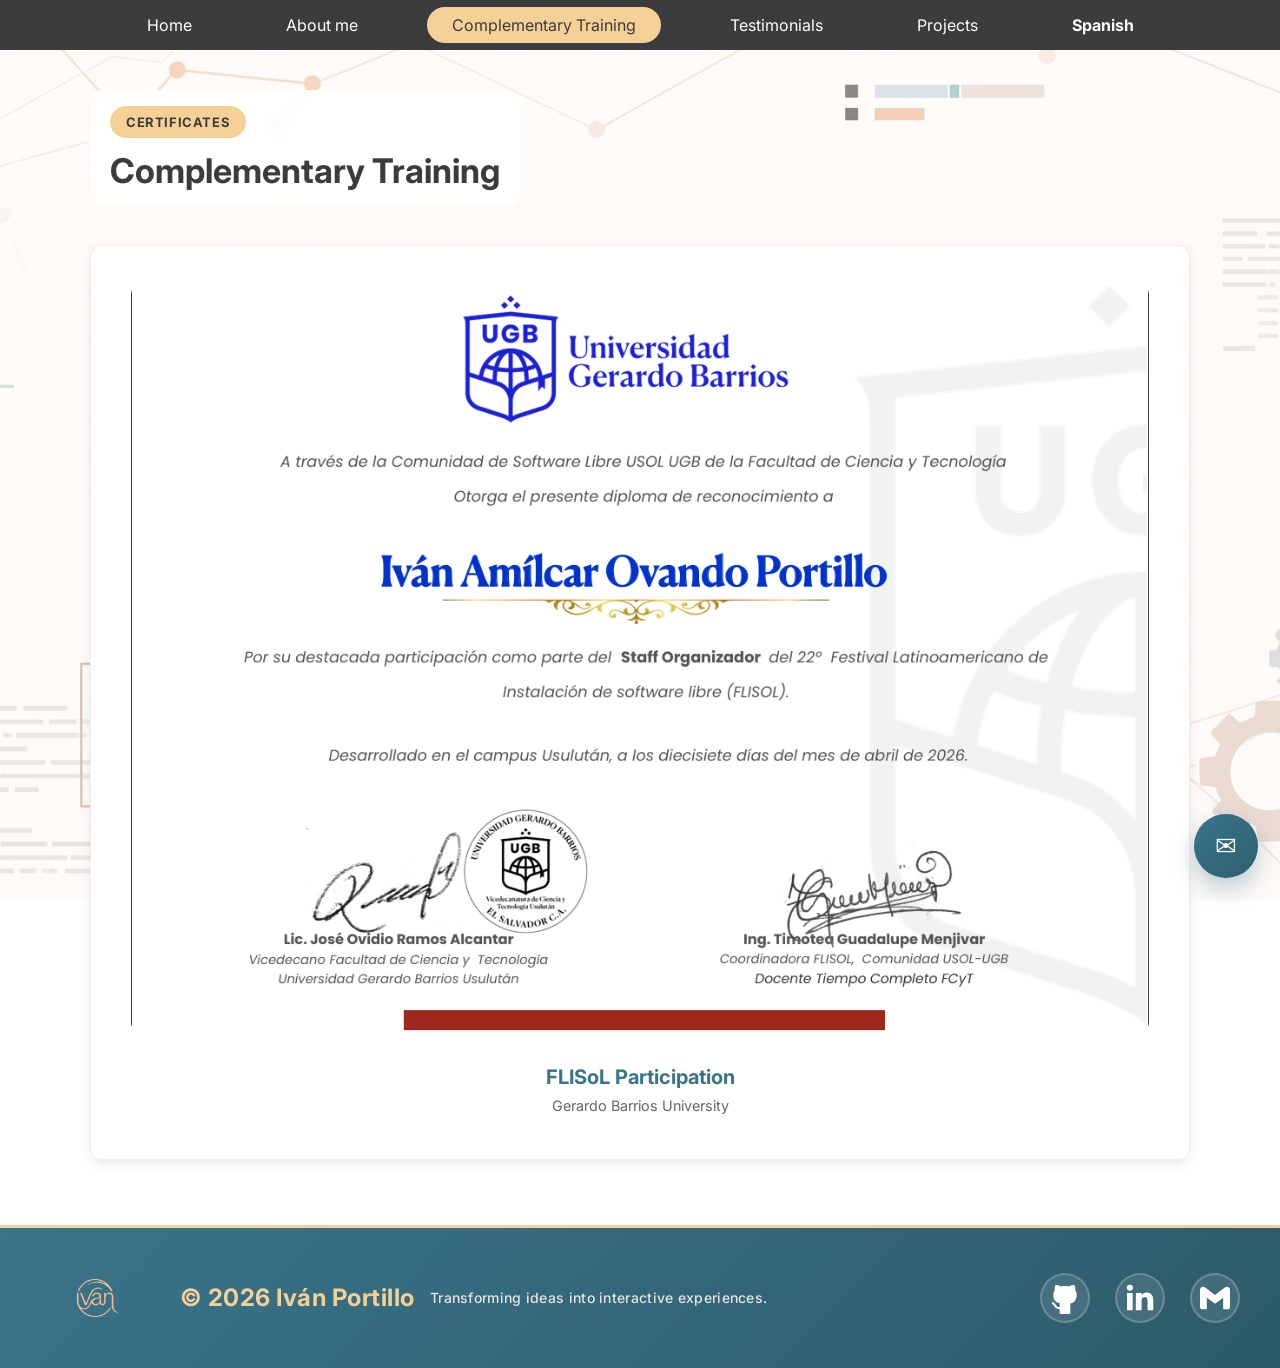
<file: training.html>
<!DOCTYPE html>
<html lang="en">
<head>
<meta charset="UTF-8">
<meta name="viewport" content="width=device-width, initial-scale=1.0">

<title>Training - Portfolio</title>

<link href="https://fonts.googleapis.com/css2?family=Inter:wght@300;400;600;700&display=swap" rel="stylesheet">

<link rel="stylesheet" href="estilos/estilos.css">
</head>

<body>

<header class="navegacion">

<nav class="menu">

<a href="index-en.html">Home</a>
<a href="about-me.html">About me</a>
<a href="training.html" class="activo">Complementary Training</a>
<a href="testimonials.html">Testimonials</a>
<a href="projects.html">Projects</a>
<a href="formacion.html" class="lang-toggle" style="margin-left: 20px; font-weight: bold;">Spanish</a>

</nav>

</header>


<section class="seccion_formacion" style="padding: 90px 7% 65px;">
    
    <div class="encabezado_bloque">
        <span class="etiqueta_bloque">CERTIFICATES</span>
        <h2>Complementary Training</h2>
    </div>

    <div class="grid_valor" style="margin-top: 40px;">

        <article class="card_valor" style="text-align: center; padding: 40px; background: white; border-radius: 12px; box-shadow: 0 4px 12px rgba(0,0,0,0.08);">
            <img src="imag/FlisolDiploma.png" alt="FLISoL Diploma" style="max-width: 100%; height: auto; border-radius: 8px; margin-bottom: 15px;">
            <h3 style="margin: 15px 0 5px 0; font-weight: 700;">FLISoL Participation</h3>
            <p style="font-size: 0.9em; margin: 0; color: #666;">Gerardo Barrios University</p>
        </article>

    </div>

</section>

<footer class="footer_pagina">

<div class="footer_contenedor">
    <div class="footer_info">
        <img src="imag/profile.png" alt="Profile" style="height: 60px; width: auto; border-radius: 50%; margin-right: 15px; vertical-align: middle;">
        <h3 class="footer_nombre">© 2026 Iván Portillo</h3>
        <p class="footer_slogan">Transforming ideas into interactive experiences.</p>
    </div>

    <div class="footer_enlaces">
        <a id="btn-github" class="btn-red-social" href="https://github.com/Ivan-Jr" title="GitHub">
            <svg width="32px" height="32px" viewBox="0 0 15 15" fill="currentColor" xmlns="http://www.w3.org/2000/svg">
            <path d="M9.35762 2.14496C8.13548 1.86102 6.86444 1.86102 5.6423 2.14497C4.93642 1.71169 4.39704 1.51286 4.00502 1.42909C3.79189 1.38354 3.62296 1.37216 3.4959 1.37556C3.43249 1.37725 3.38001 1.38261 3.33821 1.38905C3.31733 1.39226 3.29919 1.39573 3.28375 1.39911C3.27603 1.4008 3.26899 1.40247 3.26264 1.40408L3.25362 1.40643L3.2495 1.40756L3.24753 1.40811L3.24563 1.40865C3.24562 1.40865 3.24563 1.40864 3.24563 1.40865C3.2452 1.40884 3.24731 1.41452 3.38299 1.88895L3.24563 1.40865C3.1036 1.44926 2.9868 1.55061 2.92657 1.68549C2.75841 2.06202 2.66657 2.46816 2.65635 2.88041C2.64875 3.18677 2.68634 3.49199 2.76743 3.78633C2.55433 4.04445 2.3807 4.33349 2.25276 4.64407C2.08484 5.05173 1.99894 5.4885 1.99998 5.92939C2.00011 7.48194 2.45815 8.52582 3.23873 9.19657C3.78563 9.66653 4.45048 9.91658 5.11619 10.0598C5.00626 10.3652 4.97773 10.6883 4.99998 11.0176V11.6158C4.59263 11.7015 4.31135 11.6744 4.11082 11.6082C3.85884 11.525 3.66566 11.3578 3.48139 11.1175C3.38806 10.9959 3.30208 10.8623 3.21179 10.7161L3.15448 10.6228C3.08377 10.5073 3.00746 10.3828 2.93045 10.2692C2.73964 9.9878 2.45813 9.63616 2.00195 9.51639L1.51834 9.38942L1.2644 10.3566L1.74801 10.4836C1.82746 10.5045 1.93204 10.5786 2.10279 10.8304C2.16553 10.9229 2.22538 11.0206 2.29372 11.1321C2.31518 11.1671 2.33753 11.2036 2.36102 11.2417C2.45488 11.3936 2.56253 11.5627 2.68796 11.7262C2.94119 12.0563 3.28597 12.389 3.79742 12.5578C4.14883 12.6738 4.54603 12.7016 4.99998 12.6319V14.5C4.99998 14.7761 5.22384 15 5.49998 15H9.49998C9.77613 15 9.99998 14.7761 9.99998 14.5V10.9375C9.99998 10.6217 9.98623 10.333 9.89735 10.0636C10.5597 9.92381 11.2193 9.67353 11.7626 9.20319C12.5429 8.52773 13 7.47445 13 5.9125L13 5.91089C12.9975 5.13212 12.7242 4.38197 12.2325 3.78635C12.3136 3.492 12.3512 3.18678 12.3436 2.88041C12.3334 2.46816 12.2416 2.06202 12.0734 1.68549C12.0131 1.55057 11.8963 1.44921 11.7542 1.40861L11.6169 1.88937C11.7542 1.40861 11.7528 1.40821 11.7523 1.40807L11.7504 1.40752L11.7462 1.4064L11.7372 1.40405C11.7309 1.40245 11.7238 1.40078 11.7161 1.39909C11.7007 1.39571 11.6826 1.39225 11.6617 1.38904C11.6199 1.38261 11.5674 1.37725 11.504 1.37556C11.3769 1.37216 11.2079 1.38354 10.9947 1.42908C10.6026 1.51286 10.0633 1.71168 9.35762 2.14496Z"/>
            </svg>
        </a>

        <a id="btn-linkedin" class="btn-red-social" href="https://www.linkedin.com/in/iván-portillo-8489853b6?utm_source=share_via&utm_content=profile&utm_medium=member_android" title="LinkedIn">
            <svg fill="currentColor" width="32px" height="32px" viewBox="-2 -2 24 24" xmlns="http://www.w3.org/2000/svg" preserveAspectRatio="xMinYMin" class="jam jam-linkedin"><path d='M19.959 11.719v7.379h-4.278v-6.885c0-1.73-.619-2.91-2.167-2.91-1.182 0-1.886.796-2.195 1.565-.113.275-.142.658-.142 1.043v7.187h-4.28s.058-11.66 0-12.869h4.28v1.824l-.028.042h.028v-.042c.568-.875 1.583-2.126 3.856-2.126 2.815 0 4.926 1.84 4.926 5.792zM2.421.026C.958.026 0 .986 0 2.249c0 1.235.93 2.224 2.365 2.224h.028c1.493 0 2.42-.989 2.42-2.224C4.787.986 3.887.026 2.422.026zM.254 19.098h4.278V6.229H.254v12.869z' /></svg>
        </a>

        <a id="btn-correo" class="btn-red-social" href="mailto:portilloivan919@gmail.com" title="Email">
            <svg fill="currentColor" width="32px" height="32px" viewBox="0 0 32 32" version="1.1" xmlns="http://www.w3.org/2000/svg">
            <title>gmail</title>
            <path d="M30.996 7.824v17.381c0 0 0 0 0 0.001 0 1.129-0.915 2.044-2.044 2.044-0 0-0 0-0.001 0h-4.772v-11.587l-8.179 6.136-8.179-6.136v11.588h-4.772c0 0 0 0-0 0-1.129 0-2.044-0.915-2.044-2.044 0-0 0-0.001 0-0.001v0-17.381c0-0 0-0.001 0-0.001 0-1.694 1.373-3.067 3.067-3.067 0.694 0 1.334 0.231 1.848 0.619l-0.008-0.006 10.088 7.567 10.088-7.567c0.506-0.383 1.146-0.613 1.84-0.613 1.694 0 3.067 1.373 3.067 3.067v0z"></path>
            </svg>
        </a>
    </div>
</div>

</footer>

<script src="scripts.js"></script>

</body>
</html>
</file>
<file: estilos/estilos.css>
:root{
    --blanco:#FFFFFF;
    --negro:#3C3B3D;
    --amarillo:#F5D197;
    --azul:#3A748A;
    --gris-suave:#F2EFEB;
}

*{
    margin:0;
    padding:0;
    box-sizing:border-box;
    font-family:'Inter',sans-serif;
}

body{
    background-image: url("../imag/Fondo_all.png");
    background-position: center;
    background-repeat: no-repeat;
    background-attachment: fixed;
    background-size: cover;
    background-color: #fff;
    color:var(--negro);
    min-height:100vh;
    display:flex;
    flex-direction:column;
}

html, body{
    min-height:100%;
}

main{
    flex:1 0 auto;
    width:100%;
}

body.homepage{
    background-image: none !important;
    background-color: #fff !important;
}

/* NAV */

.navegacion{
    background:var(--negro);
    padding:15px;
    display:flex;
    justify-content:center;
    position:fixed;
    width:100%;
    top:0;
    z-index:1000;
}

.menu a{
    color:white;
    text-decoration:none;
    margin:0 20px;
    padding:8px 25px;
    border-radius:20px;
}

.menu .activo{
    background:var(--amarillo);
    color:var(--negro);
}

/* INICIO */

.seccion_inicio{
    height:100vh;
    display:flex;
    flex-direction:column;
    justify-content:space-between;
    position:relative;
    overflow:hidden;
}

.contenedor_inicio{
    position:relative;
    height:100%;
    display:flex;
    align-items:center;
    padding-left:80px;
}

.nombre{
    position:absolute;
    left:80px;
    top:120px;
    background:var(--amarillo);
    padding:18px 120px 18px 40px;
    font-weight:700;
    font-size:28px;
    z-index:2;
}

.imagen_inicio{
    position:absolute;
    top:-40px;
    left:0;
    display:flex;
    justify-content:center !important;
    align-items:center;
    width:100%;
    z-index:0;
}

.footer_pagina{
    background:linear-gradient(135deg, var(--azul) 0%, #2d5a6a 100%);
    color:white;
    display:flex;
    justify-content:center;
    align-items:center;
    padding:40px;
    z-index:20;
    border-top:3px solid var(--amarillo);
    width:100%;
    margin-top:auto;
    flex-shrink:0;
}

.footer_contenedor{
    display:flex;
    justify-content:space-between;
    align-items:center;
    gap:60px;
    max-width:1200px;
    width:100%;
}

.footer_info{
    display:flex;
    align-items:center;
    gap:15px;
}

.footer_info img{
    height: 70px;
    width: auto;
    border-radius: 50%;
    display: block;
}

.footer_nombre{
    font-size:24px;
    font-weight:700;
    color:var(--amarillo);
    margin:0;
    letter-spacing:0.5px;
}

.footer_slogan{
    font-size:14px;
    font-weight:500;
    color:#E8E4E0;
    margin:0;
    letter-spacing:0.3px;
}

.footer_enlaces{
    display:flex;
    gap:25px;
    align-items:center;
}

.btn-red-social{
    display:flex;
    align-items:center;
    justify-content:center;
    width:50px;
    height:50px;
    background:rgba(255,255,255,0.1);
    border:2px solid rgba(255,255,255,0.2);
    border-radius:50%;
    cursor:pointer;
    transition:all 0.3s ease;
    color:white;
    text-decoration:none;
}

.btn-red-social:hover{
    background:var(--amarillo);
    color:var(--azul);
    border-color:var(--amarillo);
    transform:translateY(-3px);
    box-shadow:0 8px 20px rgba(245, 209, 151, 0.3);
}

.btn-red-social svg{
    display:flex;
    align-items:center;
    justify-content:center;
}

@media(max-width:768px){
    .footer_contenedor{
        flex-direction:column;
        gap:30px;
        text-align:center;
    }
    
    .footer_pagina{
        padding:30px 20px;
    }
    
    .footer_enlaces{
        justify-content:center;
    }
}

/* SOBRE MI */

.seccion_sobremi{
    background:transparent;
    padding:90px 7% 65px;
    position:relative;
    overflow:visible;
}

.titulo_superior_sobre{
    display:flex;
    justify-content:flex-end;
    margin-bottom:38px;
}

.titulo_seccion{
    background:var(--amarillo);
    color:var(--negro);
    padding:14px 30px;
    border-radius:16px;
    font-size:18px;
    font-weight:800;
    letter-spacing:0.5px;
}

.sobre_principal{
    display:grid;
    grid-template-columns:340px minmax(320px, 1fr);
    gap:58px;
    align-items:center;
}

.sobre_visual{
    position:relative;
    width:340px;
    height:340px;
}

.bloque_amarillo{
    position:absolute;
    top:20px;
    left:34px;
    width:258px;
    height:252px;
    background:var(--amarillo);
    z-index:1;
}

.bloque_azul{
    position:absolute;
    left:0;
    bottom:18px;
    width:312px;
    height:135px;
    background:var(--azul);
    border-radius:14px;
    z-index:1;
}

.marco_foto{
    position:absolute;
    top:52px;
    left:18px;
    width:235px;
    height:235px;
    background:var(--blanco);
    border-radius:34px;
    overflow:hidden;
    z-index:3;
    box-shadow:0 10px 30px rgba(0,0,0,0.08);
}

.marco_foto img{
    width:100%;
    height:100%;
    object-fit:cover;
}

.btn-descargar-cv{
    position:absolute;
    left:80px;
    bottom:32px;
    z-index:4;
    background:#E7E7E7;
    color:var(--negro);
    text-decoration:none;
    padding:10px 28px;
    border-radius:6px;
    font-size:15px;
    font-weight:500;
    transition:0.25s ease;
}

.btn-descargar-cv:hover{
    transform:translateY(-2px);
    background:var(--blanco);
}

.sobre_texto{
    max-width:560px;
    background:rgba(255, 255, 255, 0.88);
    padding:24px;
    border-radius:12px;
    backdrop-filter:blur(4px);
}

.sobre_texto h3{
    color:#355968;
    font-size:22px;
    margin-bottom:16px;
    font-weight:700;
}

.sobre_texto p{
    font-size:clamp(14px, 2vw, 22px);
    line-height:1.18;
    max-width:560px;
}

.sobre_texto_inferior{
    margin-top:42px;
    max-width:1090px;
    font-size: 1.4rem !important;
    background:rgba(255, 255, 255, 0.88);
    padding:28px;
    border-radius:12px;
    backdrop-filter:blur(4px);
}

.sobre_texto_inferior p{
    line-height:1.28;
    margin-bottom:4px;
}

.franja_sobre{
    width:88%;
    height:42px;
    background:var(--azul);
    margin-top:48px;
}

/* BLOQUES GENERALES */

.seccion_rol,
.seccion_habilidades,
.seccion_valor,
.seccion_trayectoria{
    padding:85px 7%;
    overflow:visible;
    min-height:0;
}

.seccion_rol{
    background:transparent;
}

.seccion_habilidades{
    background:transparent;
}

.seccion_valor,
.seccion_trayectoria{
    background:transparent;
}

.encabezado_bloque{
    margin-bottom:34px;
    background:rgba(255, 255, 255, 0.88);
    padding:16px 20px;
    border-radius:12px;
    backdrop-filter:blur(4px);
    width:fit-content;
}

.etiqueta_bloque{
    display:inline-block;
    background:var(--amarillo);
    color:var(--negro);
    padding:8px 16px;
    border-radius:999px;
    font-size:13px;
    font-weight:700;
    letter-spacing:0.6px;
    margin-bottom:14px;
}

.encabezado_bloque h2{
    font-size:34px;
    line-height:1.1;
    color:var(--negro);
}

/* ROL */

.grid_rol{
    display:grid;
    grid-template-columns:repeat(auto-fit, minmax(230px, 1fr));
    gap:24px;
}

.card_rol{
    background:var(--blanco);
    border-radius:22px;
    padding:28px 24px;
    border:1px solid rgba(60,59,61,0.08);
    box-shadow:0 14px 28px rgba(0,0,0,0.05);
    transition:0.28s ease;
}

.card_rol:hover{
    transform:translateY(-6px);
}

.numero_rol{
    width:50px;
    height:50px;
    background:var(--amarillo);
    color:var(--negro);
    border-radius:14px;
    display:flex;
    align-items:center;
    justify-content:center;
    font-weight:800;
    margin-bottom:18px;
}

.card_rol h3{
    color:var(--azul);
    font-size:20px;
    margin-bottom:12px;
}

.card_rol p{
    font-size:15px;
    line-height:1.65;
    color:var(--negro);
}

/* HABILIDADES */

.grid_habilidades{
    display:grid;
    grid-template-columns:repeat(auto-fit, minmax(250px, 1fr));
    gap:24px;
}

.card_habilidad{
    background:var(--blanco);
    border-radius:22px;
    padding:26px 22px;
    box-shadow:0 14px 28px rgba(0,0,0,0.05);
    border-top:6px solid var(--azul);
}

.card_habilidad:nth-child(even){
    border-top:6px solid var(--amarillo);
}

.card_habilidad h3{
    color:var(--negro);
    font-size:20px;
    margin-bottom:18px;
}

.lista_tags{
    list-style:none;
    display:flex;
    flex-wrap:wrap;
    gap:12px;
}

.lista_tags li{
    background:#F5F5F5;
    border:1px solid rgba(60,59,61,0.08);
    border-radius:999px;
    padding:10px 14px;
    font-size:14px;
    color:var(--negro);
}

/* VALOR */

.grid_valor{
    display:grid;
    grid-template-columns:repeat(auto-fit, minmax(260px, 1fr));
    gap:24px;
}

.card_valor{
    background:linear-gradient(180deg, rgba(245,209,151,0.35) 0%, rgba(255,255,255,1) 100%);
    border:1px solid rgba(60,59,61,0.08);
    border-radius:22px;
    padding:28px 24px;
    box-shadow:0 12px 26px rgba(0,0,0,0.05);
}

.card_valor h3{
    color:var(--azul);
    font-size:20px;
    margin-bottom:12px;
}

.card_valor p{
    font-size:15px;
    line-height:1.7;
}

/* CONTACTO RAPIDO */

.seccion_contacto{
    padding:90px 7% 65px;
    background:transparent;
}

.contenedor_contacto{
    display:grid;
    grid-template-columns:0.9fr 1.1fr;
    gap:30px;
    align-items:stretch;
}

.info_contacto{
    background:linear-gradient(180deg, rgba(245,209,151,0.88), rgba(255,255,255,0.94));
    border-radius:18px;
    padding:30px;
    box-shadow:0 10px 24px rgba(0,0,0,0.08);
}

.info_contacto h3{
    font-size:28px;
    margin-bottom:18px;
    color:var(--negro);
}

.info_contacto p{
    font-size:16px;
    line-height:1.7;
    color:var(--negro);
    margin-bottom:18px;
}

.contacto_item{
    display:flex;
    align-items:flex-start;
    gap:12px;
    margin-bottom:14px;
    color:var(--negro);
}

.contacto_item strong{
    display:block;
    color:var(--azul);
}

.formulario_contacto{
    background:rgba(255,255,255,0.92);
    border-radius:18px;
    padding:30px;
    box-shadow:0 10px 24px rgba(0,0,0,0.08);
}

.grid_formulario{
    display:grid;
    grid-template-columns:1fr 1fr;
    gap:18px;
}

.campo_form{
    display:flex;
    flex-direction:column;
    gap:8px;
}

.campo_form label{
    font-size:14px;
    font-weight:600;
    color:var(--negro);
}

.campo_form input,
.campo_form textarea{
    width:100%;
    padding:14px 16px;
    border:1px solid #d8d8d8;
    border-radius:10px;
    font-size:15px;
    color:var(--negro);
    background:#fff;
}

.campo_form textarea{
    min-height:170px;
    resize:vertical;
}

.campo_form input:focus,
.campo_form textarea:focus{
    outline:none;
    border-color:var(--azul);
    box-shadow:0 0 0 3px rgba(58,116,138,0.12);
}

.campo-error{
    border-color:#c0392b !important;
}

.mensaje-form{
    display:none;
    margin-top:14px;
    padding:12px 14px;
    border-radius:10px;
    font-size:14px;
}

.mensaje-form.error{
    display:block;
    background:#fdecea;
    color:#b42318;
}

.mensaje-form.success{
    display:block;
    background:#e7f7ed;
    color:#1f7a45;
}

.btn-enviar{
    margin-top:16px;
    background:var(--azul);
    color:white;
    border:none;
    padding:12px 18px;
    border-radius:999px;
    font-size:15px;
    font-weight:700;
    cursor:pointer;
    transition:0.3s ease;
}

.btn-enviar:hover{
    background:var(--amarillo);
    color:var(--negro);
}

/* PROYECTOS */

.proyecto_detalles{
    list-style:none;
    margin:16px 0 0;
    display:grid;
    gap:8px;
}

.proyecto_detalles li{
    font-size:13px;
    line-height:1.5;
    color:#444;
}

.proyecto_detalles strong{
    color:var(--azul);
}

.proyecto_links{
    display:flex;
    flex-wrap:wrap;
    gap:10px;
    margin-top:16px;
}

.proyecto_links a{
    display:inline-flex;
    align-items:center;
    justify-content:center;
    background:var(--azul);
    color:white;
    text-decoration:none;
    padding:10px 14px;
    border-radius:10px;
    font-size:13px;
    font-weight:600;
}

.proyecto_links a:hover{
    background:var(--amarillo);
    color:var(--negro);
}

/* TRAYECTORIA Y TESTIMONIOS */

.grid_trayectoria,
.grid_testimonios{
    display:grid;
    grid-template-columns:repeat(auto-fit, minmax(260px, 1fr));
    gap:24px;
}

.card_trayectoria,
.card_testimonio{
    background:var(--blanco);
    border-radius:18px;
    padding:26px 22px;
    box-shadow:0 12px 26px rgba(0,0,0,0.06);
}

.card_trayectoria h3,
.card_testimonio h3{
    color:var(--azul);
    font-size:18px;
    margin-bottom:10px;
}

.card_trayectoria p,
.card_testimonio p{
    font-size:15px;
    line-height:1.7;
}

.card_testimonio blockquote{
    font-size:15px;
    line-height:1.7;
    color:var(--negro);
    margin-bottom:14px;
}

.card_testimonio span{
    display:block;
    font-size:13px;
    color:#666;
}

.document-card{
    display:flex;
    flex-direction:column;
    gap:16px;
    align-items:stretch;
    text-align:center;
    min-height:100%;
}

.document-preview{
    min-height:220px;
    padding:18px;
    display:flex;
    flex-direction:column;
    align-items:center;
    justify-content:center;
    gap:10px;
    background:linear-gradient(180deg, #f7f7f7, #eef5f8);
    border:1px solid #e5e5e5;
    border-radius:14px;
    color:var(--azul);
    font-weight:600;
}

.document-preview span{
    display:inline-flex;
    align-items:center;
    justify-content:center;
    width:52px;
    height:52px;
    border-radius:12px;
    background:var(--amarillo);
    color:var(--negro);
    font-size:12px;
    letter-spacing:0.1em;
}

.document-preview strong{
    font-size:16px;
    word-break:break-word;
    line-height:1.4;
}

.document-open-btn{
    width:100%;
    display:inline-flex;
    align-items:center;
    justify-content:center;
    padding:12px 16px;
    border:none;
    border-radius:12px;
    background:var(--azul);
    color:#fff;
    font-size:15px;
    font-weight:600;
    cursor:pointer;
    transition:transform 0.2s ease, background 0.2s ease;
}

.document-open-btn:hover{
    background:#2d5a6a;
    transform:translateY(-1px);
}

.document-modal{
    position:fixed;
    inset:0;
    background:rgba(0,0,0,0.78);
    display:none;
    align-items:center;
    justify-content:center;
    z-index:3000;
    padding:24px;
}

.document-modal.is-open{
    display:flex;
}

.document-modal-panel{
    width:min(980px, 100%);
    max-height:90vh;
    background:#fff;
    border-radius:16px;
    overflow:hidden;
    box-shadow:0 18px 40px rgba(0,0,0,0.3);
}

@media (max-width: 640px){
    .document-preview{
        min-height:180px;
    }

    .document-preview strong{
        font-size:15px;
    }

    .document-modal-body{
        padding:12px;
    }

    .document-modal-preview{
        min-height:60vh;
    }

    .document-modal-actions{
        justify-content:center;
    }
}
.document-modal-header{
    display:flex;
    align-items:center;
    justify-content:space-between;
    padding:16px 18px;
    background:#f7f7f7;
    border-bottom:1px solid #ececec;
}

.document-modal-header h3{
    font-size:16px;
    color:var(--negro);
}

.document-modal-close{
    border:none;
    background:transparent;
    color:var(--negro);
    font-size:26px;
    cursor:pointer;
}

.document-modal-body{
    padding:18px;
    display:flex;
    flex-direction:column;
    gap:12px;
}

.document-modal-preview{
    width:100%;
    min-height:70vh;
    border:none;
    background:#fff;
}

.document-modal-actions{
    display:flex;
    justify-content:flex-end;
    gap:10px;
}

.document-modal-actions a{
    display:inline-flex;
    align-items:center;
    justify-content:center;
    padding:10px 14px;
    border-radius:10px;
    background:var(--azul);
    color:#fff;
    text-decoration:none;
    font-size:14px;
    font-weight:600;
}

/* BOTÓN DE CONTACTO FLOTANTE */

.floating-contact-btn{
    position:fixed;
    right:22px;
    bottom:22px;
    width:64px;
    height:64px;
    border:none;
    border-radius:50%;
    background:linear-gradient(135deg, var(--azul), #2d5a6a);
    color:white;
    display:flex;
    align-items:center;
    justify-content:center;
    cursor:pointer;
    z-index:2000;
    box-shadow:0 10px 24px rgba(58, 116, 138, 0.35);
    transition:transform 0.2s ease, box-shadow 0.2s ease;
    animation: floating-contact-bounce 3.2s ease-in-out infinite;
}

.floating-contact-btn::before{
    content:"";
    position:absolute;
    width:100%;
    height:100%;
    border-radius:50%;
    background:rgba(58, 116, 138, 0.18);
    animation: floating-contact-pulse 3.6s ease-out infinite;
}

.floating-contact-btn:hover{
    transform:translateY(-3px);
    box-shadow:0 14px 28px rgba(58, 116, 138, 0.45);
}

.floating-contact-icon{
    position:relative;
    z-index:1;
    font-size:26px;
    line-height:1;
}

@keyframes floating-contact-bounce{
    0%, 100%{
        transform:translateY(0);
    }
    50%{
        transform:translateY(-5px);
    }
}

@keyframes floating-contact-pulse{
    0%{
        transform:scale(0.9);
        opacity:0.6;
    }
    70%{
        transform:scale(1.25);
        opacity:0;
    }
    100%{
        transform:scale(1.3);
        opacity:0;
    }
}

.floating-contact-modal{
    position:fixed;
    inset:0;
    background:rgba(0,0,0,0.45);
    display:none;
    align-items:center;
    justify-content:center;
    z-index:2100;
    padding:20px;
}

.floating-contact-modal.is-open{
    display:flex;
}

.floating-contact-modal-panel{
    position:relative;
    width:min(520px, 100%);
    background:white;
    border-radius:18px;
    padding:28px 24px;
    box-shadow:0 18px 40px rgba(0,0,0,0.2);
}

.floating-contact-close{
    position:absolute;
    right:14px;
    top:14px;
    border:none;
    background:transparent;
    font-size:28px;
    color:#666;
    cursor:pointer;
}

.floating-contact-header h3{
    margin:8px 0 18px;
    color:var(--negro);
    font-size:24px;
}

.floating-contact-form{
    display:grid;
    gap:14px;
}

.floating-contact-field{
    display:flex;
    flex-direction:column;
    gap:6px;
}

.floating-contact-field label{
    font-size:14px;
    font-weight:700;
    color:var(--negro);
}

.floating-contact-field input,
.floating-contact-field textarea{
    width:100%;
    padding:12px 14px;
    border:1px solid #d7d7d7;
    border-radius:10px;
    font-size:14px;
    color:var(--negro);
    background:#fff;
}

.floating-contact-field textarea{
    min-height:140px;
    resize:vertical;
}

.floating-contact-field input:focus,
.floating-contact-field textarea:focus{
    outline:none;
    border-color:var(--azul);
    box-shadow:0 0 0 3px rgba(58,116,138,0.12);
}

.floating-error{
    border-color:#c0392b !important;
}

.floating-contact-submit{
    border:none;
    background:var(--azul);
    color:white;
    padding:12px 18px;
    border-radius:999px;
    font-weight:700;
    cursor:pointer;
    transition:background 0.2s ease;
}

.floating-contact-submit:hover{
    background:var(--amarillo);
    color:var(--negro);
}

/* RESPONSIVE */

@media (max-width: 980px){

    .navegacion{
        padding:12px 10px;
    }

    .menu{
        display:flex;
        flex-wrap:wrap;
        justify-content:center;
        gap:6px;
    }

    .menu a{
        margin:0;
        padding:8px 12px;
    }

    .contenedor_contacto{
        grid-template-columns:1fr;
    }

    .sobre_principal{
        grid-template-columns:1fr;
        gap:40px;
    }

    .sobre_visual{
        margin:0 auto;
    }

    .sobre_texto{
        max-width:100%;
    }

    .sobre_texto p{
        max-width:100%;
    }

    .franja_sobre{
        width:100%;
    }
}

@media (max-width: 768px){

    body{
        background-attachment:scroll;
    }

    .seccion_inicio{
        height:auto;
        min-height:100vh;
    }

    .contenedor_inicio{
        padding:150px 20px 50px;
        min-height:100vh;
        display:flex;
        flex-direction:column;
        justify-content:center;
        align-items:center;
        text-align:center;
    }

    .nombre{
        position:relative;
        left:auto;
        top:auto;
        width:min(100%, 520px);
        padding:16px 24px;
        font-size:22px;
    }

    .imagen_inicio{
        position:relative;
        top:auto;
        left:auto;
        width:100%;
        max-width:520px;
        height:auto;
        margin-top:18px;
    }

    .footer_pagina{
        padding:30px 20px;
    }

    .footer_contenedor{
        flex-direction:column;
        gap:30px;
        text-align:center;
    }

    .footer_info{
        flex-direction:column;
        align-items:center;
    }

    .footer_enlaces{
        justify-content:center;
    }

    .rol{
        font-size:22px;
    }

    .seccion_sobremi,
    .seccion_rol,
    .seccion_habilidades,
    .seccion_valor,
    .seccion_trayectoria,
    .seccion_contacto{
        padding:80px 5%;
    }

    .grid_formulario{
        grid-template-columns:1fr;
    }

    .titulo_superior_sobre{
        justify-content:center;
    }

    .titulo_seccion{
        font-size:16px;
        text-align:center;
    }

    .sobre_visual{
        width:300px;
        height:320px;
    }

    .bloque_amarillo{
        width:230px;
        height:230px;
        left:30px;
    }

    .bloque_azul{
        width:280px;
        height:125px;
    }

    .marco_foto{
        width:210px;
        height:210px;
    }

    .btn-descargar-cv{
        left:50%;
        bottom:30px;
        transform:translateX(-50%);
        white-space:nowrap;
    }

    .sobre_texto_inferior{
        font-size:clamp(1rem, 2.2vw, 1.3rem) !important;
    }

    .encabezado_bloque h2{
        font-size:28px;
    }
}

@media (max-width: 480px){

    .menu a{
        margin:0 4px;
        padding:7px 10px;
        font-size:0.9rem;
    }

    .nombre{
        padding:14px 18px;
        font-size:18px;
    }

    .sobre_visual{
        transform:scale(0.92);
        transform-origin:center;
        margin-left:auto;
        margin-right:auto;
    }

    .sobre_texto p{
        font-size:16px;
        line-height:1.35;
    }

    .sobre_texto_inferior p{
        font-size:15px;
        line-height:1.5;
    }

    .encabezado_bloque h2{
        font-size:24px;
    }

    .floating-contact-btn{
        right:16px;
        bottom:16px;
        width:58px;
        height:58px;
    }

    .floating-contact-modal-panel{
        padding:22px 16px;
    }

    .footer_nombre{
        font-size:20px;
    }

    .footer_slogan{
        font-size:12px;
    }
}
</file>
